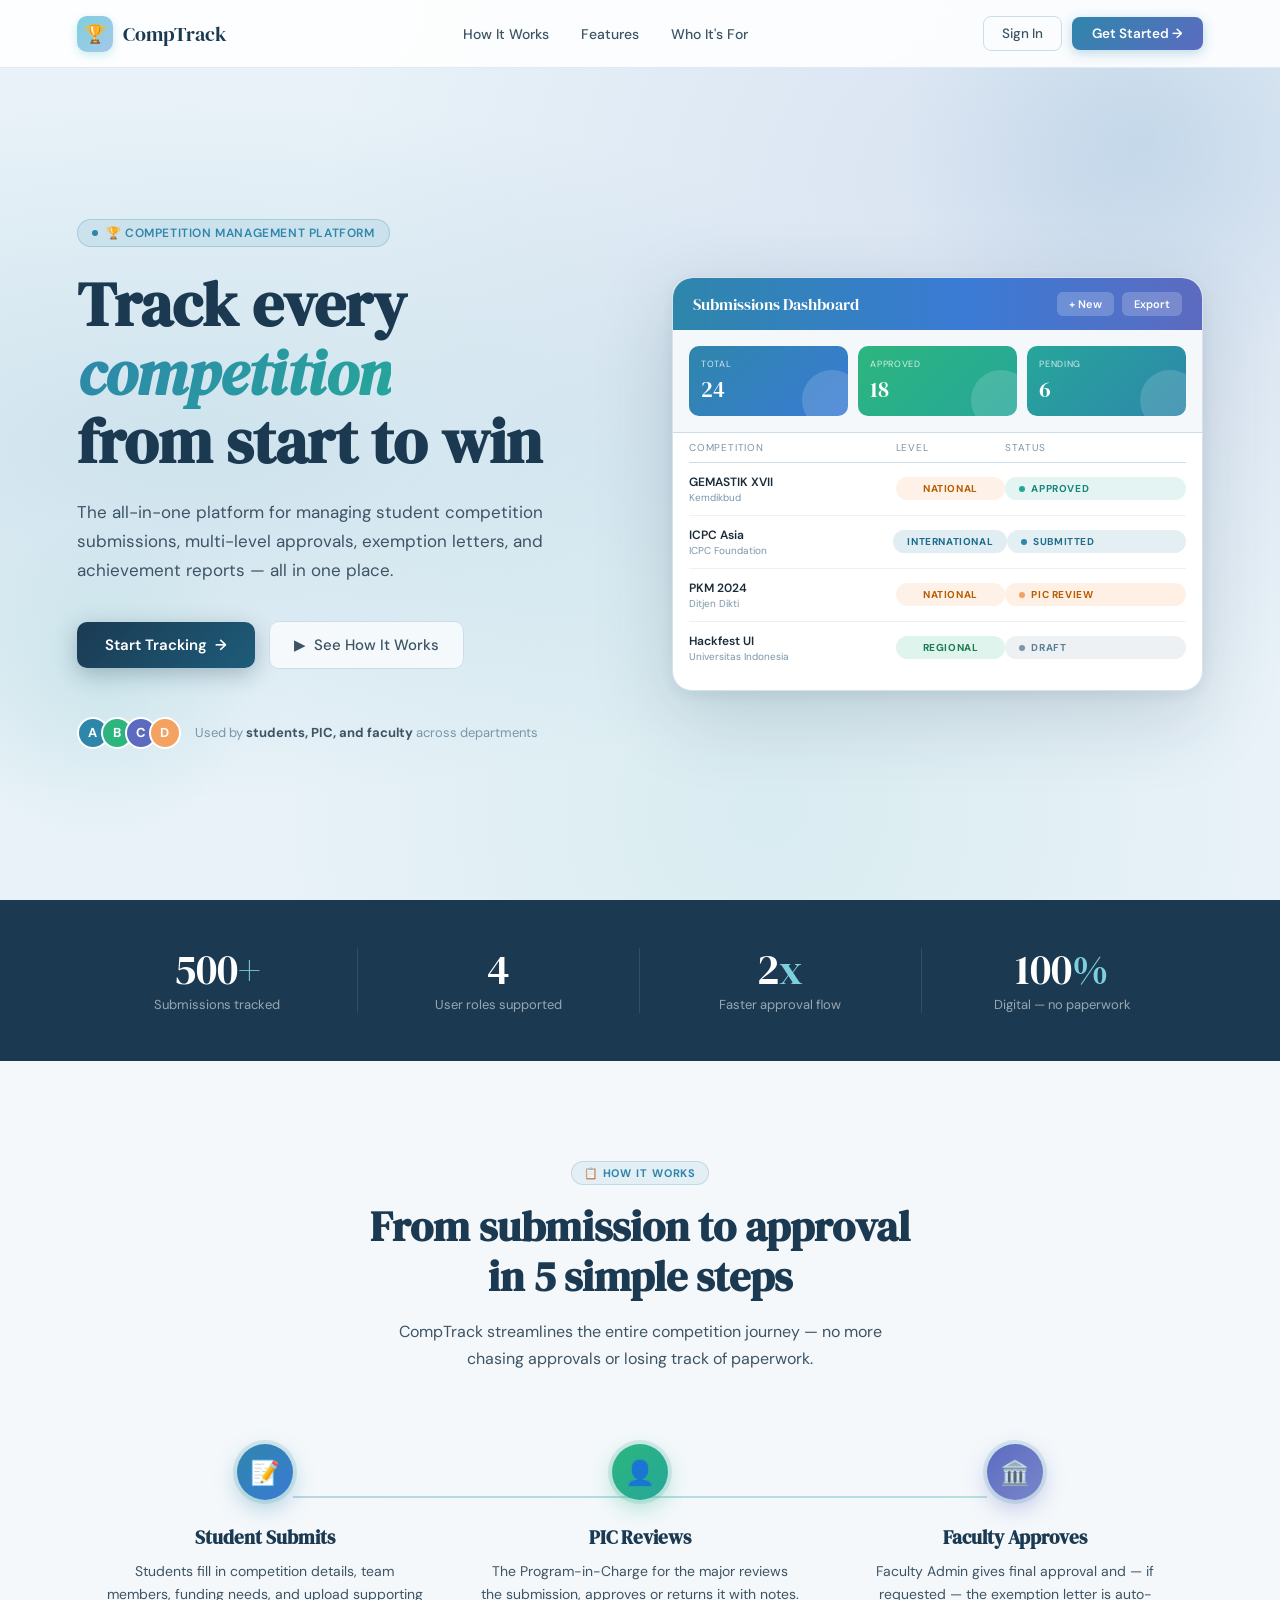
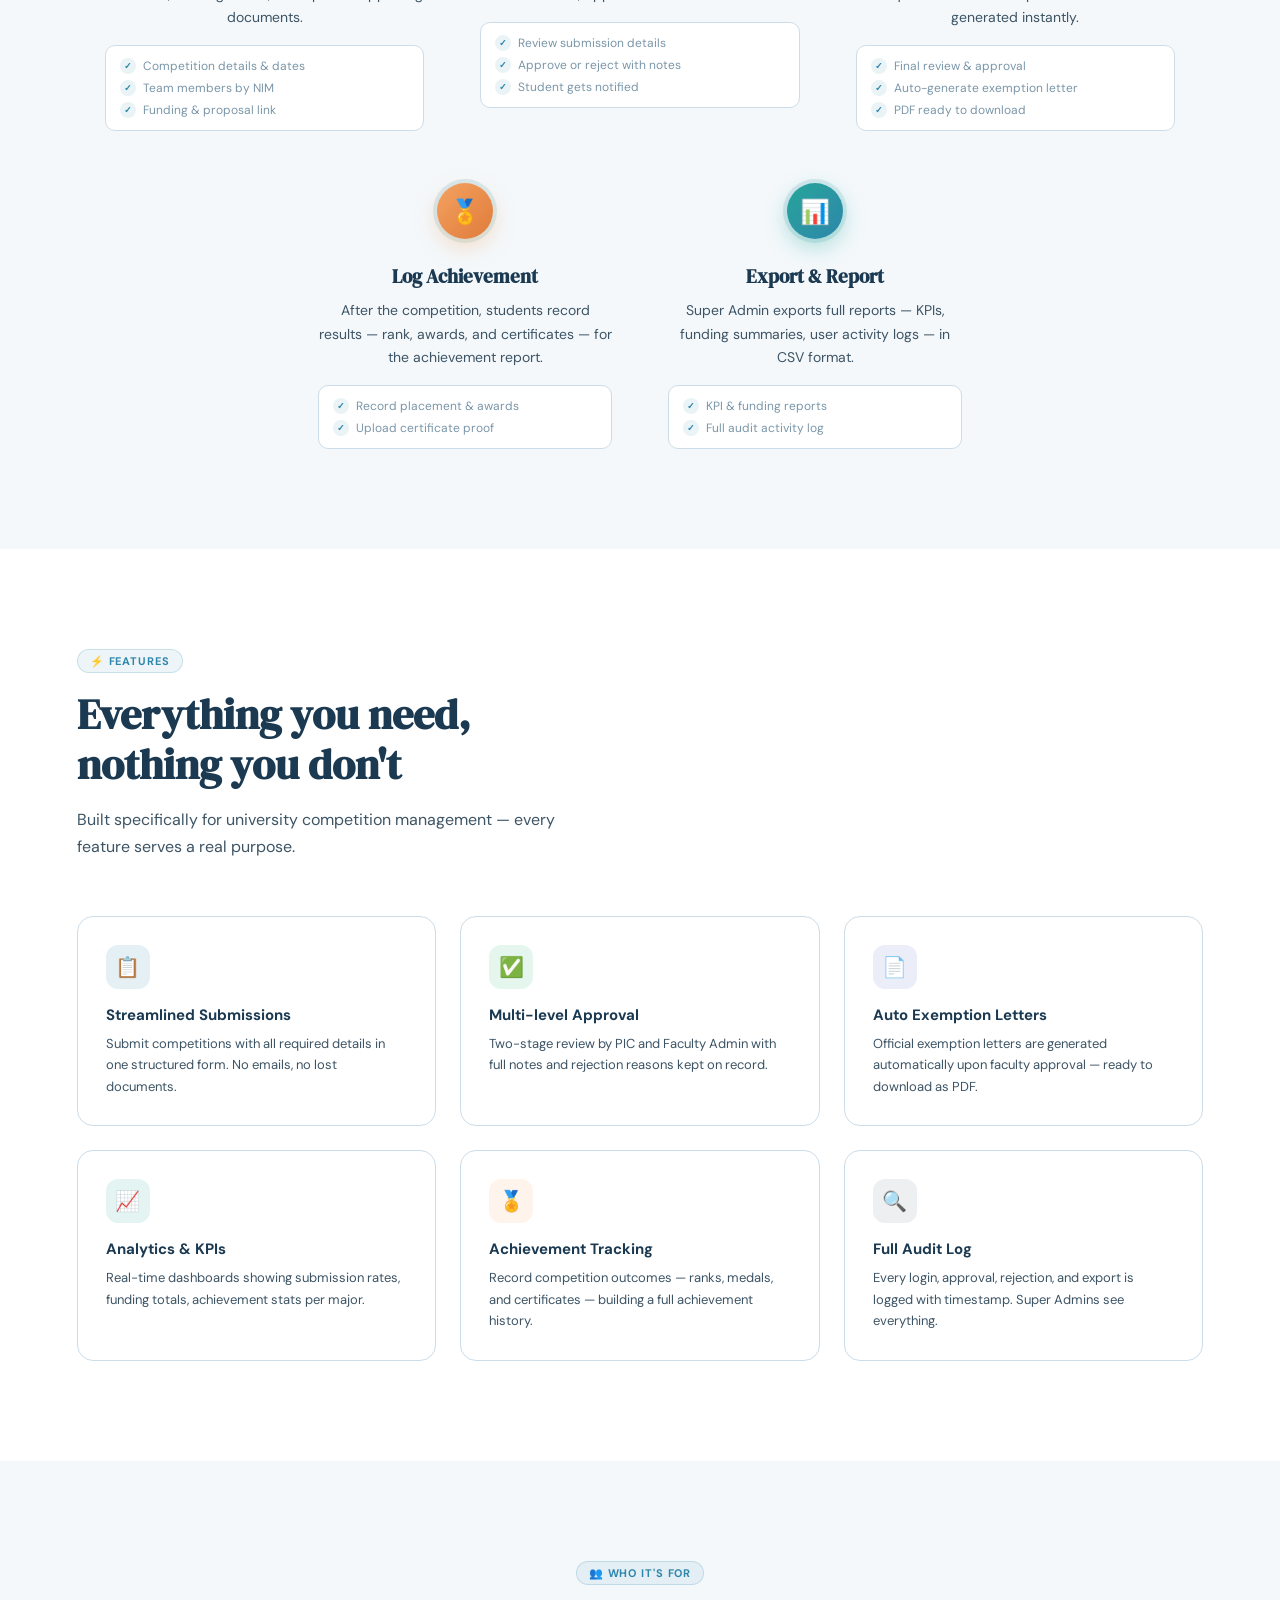
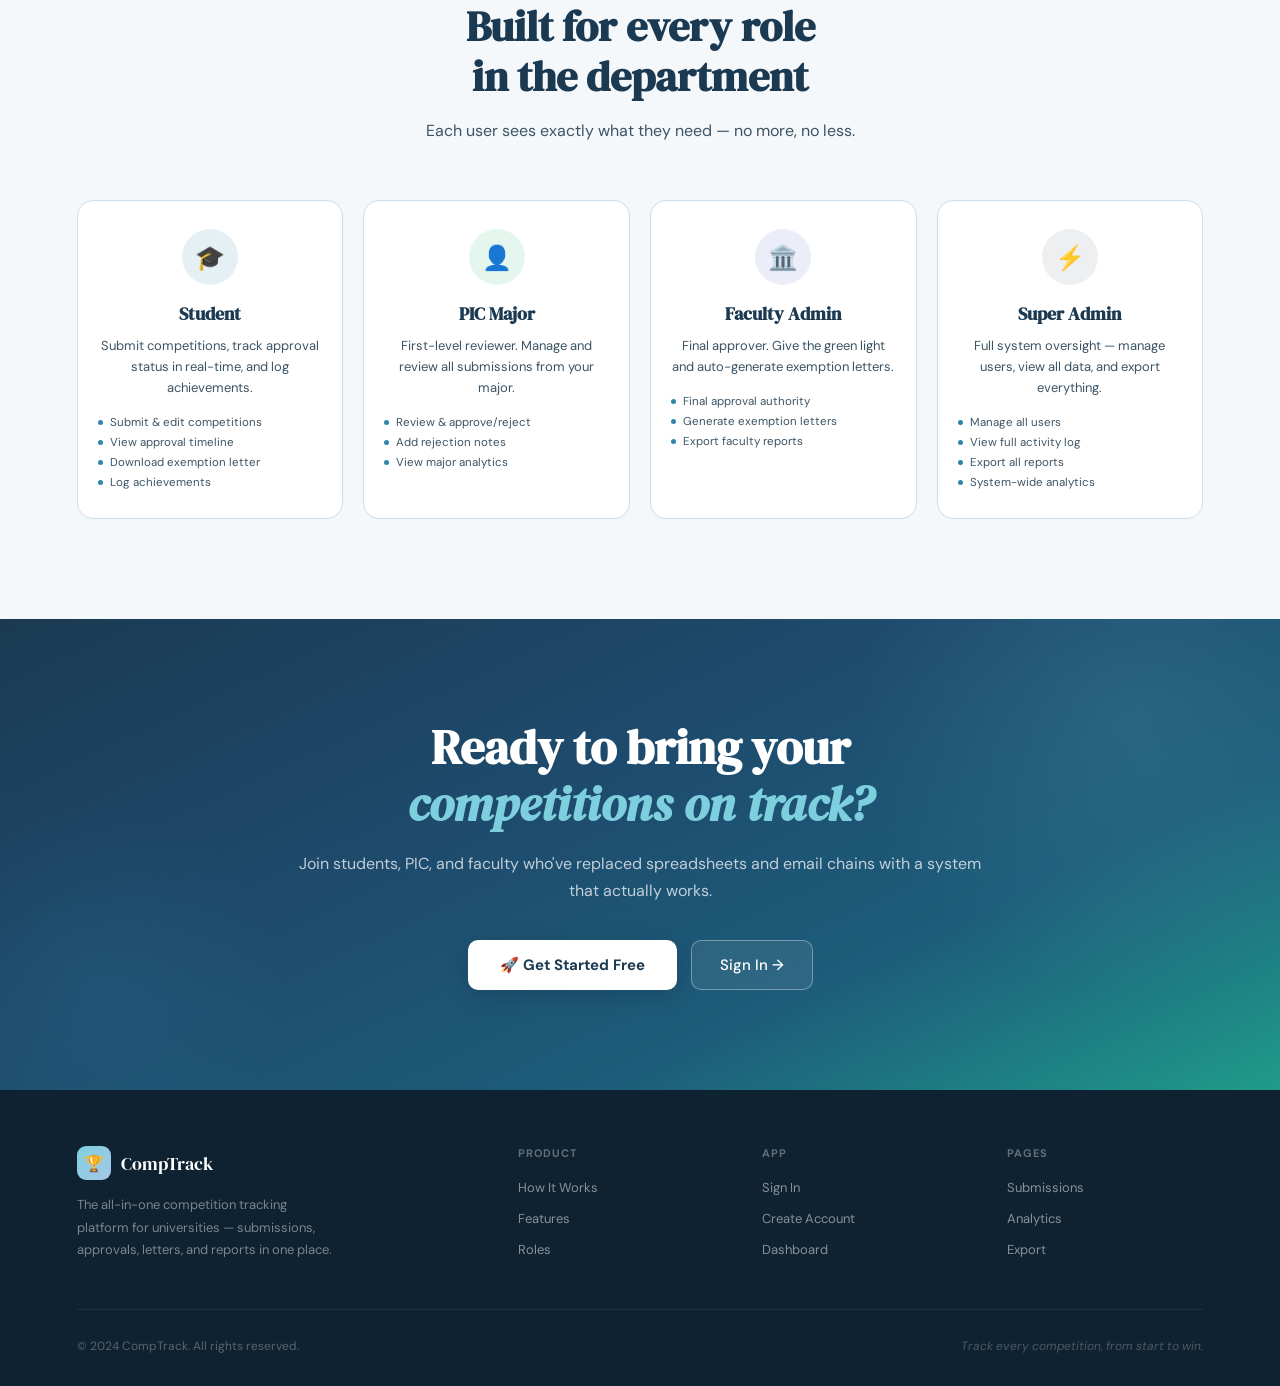
<file: index.html>
<!DOCTYPE html>
<html lang="en">
<head>
<meta charset="UTF-8">
<meta name="viewport" content="width=device-width, initial-scale=1.0">
<title>CompTrack — Track Every Competition, From Start to Win</title>
<link rel="preconnect" href="https://fonts.googleapis.com">
<link rel="preconnect" href="https://fonts.gstatic.com" crossorigin>
<link href="https://fonts.googleapis.com/css2?family=DM+Serif+Display:ital@0;1&family=DM+Sans:ital,opsz,wght@0,9..40,300;0,9..40,400;0,9..40,500;0,9..40,600;0,9..40,700;1,9..40,300&display=swap" rel="stylesheet">
<style>
/* ── RESET & BASE ── */
*, *::before, *::after { box-sizing: border-box; margin: 0; padding: 0; }

:root {
  --navy:    #1b3a52;
  --ocean:   #2e86ab;
  --teal:    #26a69a;
  --indigo:  #5c6bc0;
  --slate:   #3d5465;
  --muted:   #7a96a8;
  --border:  #ccdde9;
  --bg:      #e8f2f8;
  --surface: #ffffff;
  --text:    #1a2b38;
  --serif:   'DM Serif Display', serif;
  --sans:    'DM Sans', sans-serif;
}

html { scroll-behavior: smooth; }

body {
  font-family: var(--sans);
  color: var(--text);
  background: var(--surface);
  overflow-x: hidden;
}

/* ── NAV ── */
nav {
  position: fixed; top: 0; left: 0; right: 0; z-index: 100;
  padding: 0 6vw;
  height: 68px;
  display: flex; align-items: center; justify-content: space-between;
  background: rgba(255,255,255,0.88);
  backdrop-filter: blur(16px);
  border-bottom: 1px solid rgba(204,221,233,0.6);
  animation: navSlide 0.5s ease both;
}
@keyframes navSlide {
  from { opacity: 0; transform: translateY(-16px); }
  to   { opacity: 1; transform: translateY(0); }
}

.nav-logo {
  display: flex; align-items: center; gap: 10px;
  text-decoration: none;
}
.nav-logo-icon {
  width: 36px; height: 36px; border-radius: 10px;
  background: linear-gradient(135deg, #7ecfde, #a5c8e8);
  display: flex; align-items: center; justify-content: center;
  font-size: 18px;
  box-shadow: 0 3px 10px rgba(126,207,222,0.4);
}
.nav-logo-name {
  font-family: var(--serif);
  font-size: 20px; color: var(--navy);
}

.nav-links {
  display: flex; gap: 32px; list-style: none;
}
.nav-links a {
  text-decoration: none; font-size: 14px; font-weight: 500;
  color: var(--slate); transition: color 0.2s;
}
.nav-links a:hover { color: var(--ocean); }

.nav-cta {
  display: flex; gap: 10px; align-items: center;
}
.btn-nav-ghost {
  padding: 8px 18px; border-radius: 8px;
  border: 1.5px solid var(--border);
  background: transparent; color: var(--slate);
  font-family: var(--sans); font-size: 13.5px; font-weight: 500;
  cursor: pointer; text-decoration: none; transition: all 0.2s;
}
.btn-nav-ghost:hover { border-color: var(--ocean); color: var(--ocean); }

.btn-nav-primary {
  padding: 8px 20px; border-radius: 8px;
  border: none;
  background: linear-gradient(135deg, var(--ocean), var(--indigo));
  color: #fff;
  font-family: var(--sans); font-size: 13.5px; font-weight: 600;
  cursor: pointer; text-decoration: none; transition: all 0.2s;
  box-shadow: 0 3px 12px rgba(46,134,171,0.3);
}
.btn-nav-primary:hover { opacity: 0.9; transform: translateY(-1px); box-shadow: 0 5px 16px rgba(46,134,171,0.4); }

/* ── HERO ── */
.hero {
  min-height: 100vh;
  padding: 0 6vw;
  display: flex; align-items: center;
  position: relative; overflow: hidden;
  background: #e8f2f8;
  background-image:
    radial-gradient(ellipse at 15% 50%, rgba(46,134,171,0.14) 0%, transparent 55%),
    radial-gradient(ellipse at 85% 20%, rgba(92,107,192,0.12) 0%, transparent 50%),
    radial-gradient(ellipse at 60% 90%, rgba(38,166,154,0.08) 0%, transparent 45%);
}

/* Floating orbs */
.hero-orb {
  position: absolute; border-radius: 50%; pointer-events: none;
  animation: orbFloat 8s ease-in-out infinite;
}
.orb-1 {
  width: 480px; height: 480px;
  background: radial-gradient(circle, rgba(46,134,171,0.12) 0%, transparent 70%);
  top: -100px; right: -100px;
  animation-delay: 0s;
}
.orb-2 {
  width: 320px; height: 320px;
  background: radial-gradient(circle, rgba(38,166,154,0.1) 0%, transparent 70%);
  bottom: 60px; left: -60px;
  animation-delay: -3s;
}
.orb-3 {
  width: 200px; height: 200px;
  background: radial-gradient(circle, rgba(92,107,192,0.1) 0%, transparent 70%);
  top: 40%; right: 25%;
  animation-delay: -5s;
}
@keyframes orbFloat {
  0%, 100% { transform: translateY(0) scale(1); }
  50% { transform: translateY(-28px) scale(1.04); }
}

.hero-inner {
  display: grid; grid-template-columns: 1fr 1fr;
  gap: 64px; align-items: center;
  max-width: 1200px; margin: 0 auto;
  width: 100%; padding-top: 68px;
}

.hero-left { position: relative; z-index: 1; }

.hero-badge {
  display: inline-flex; align-items: center; gap: 8px;
  background: rgba(46,134,171,0.1);
  border: 1px solid rgba(46,134,171,0.25);
  border-radius: 20px; padding: 5px 14px;
  font-size: 12px; font-weight: 600; color: var(--ocean);
  letter-spacing: 0.05em; text-transform: uppercase;
  margin-bottom: 24px;
  animation: fadeUp 0.6s ease 0.1s both;
}
.hero-badge::before {
  content: ''; width: 6px; height: 6px; border-radius: 50%;
  background: var(--ocean);
  animation: dotPulse 2s ease-in-out infinite;
}
@keyframes dotPulse {
  0%, 100% { opacity: 1; transform: scale(1); }
  50% { opacity: 0.4; transform: scale(1.4); }
}

.hero-title {
  font-family: var(--serif);
  font-size: clamp(38px, 5vw, 62px);
  line-height: 1.1;
  color: var(--navy);
  margin-bottom: 22px;
  animation: fadeUp 0.6s ease 0.2s both;
}
.hero-title em {
  font-style: italic;
  background: linear-gradient(135deg, var(--ocean), var(--teal));
  -webkit-background-clip: text; -webkit-text-fill-color: transparent;
  background-clip: text;
}

.hero-sub {
  font-size: 17px; line-height: 1.7;
  color: var(--slate); max-width: 480px;
  margin-bottom: 36px;
  animation: fadeUp 0.6s ease 0.3s both;
}

.hero-actions {
  display: flex; gap: 14px; align-items: center;
  margin-bottom: 48px;
  animation: fadeUp 0.6s ease 0.4s both;
}

.btn-hero-primary {
  padding: 13px 28px; border-radius: 10px;
  background: linear-gradient(135deg, var(--navy) 0%, #1d5c7a 100%);
  color: #fff; font-family: var(--sans);
  font-size: 15px; font-weight: 600;
  border: none; cursor: pointer; text-decoration: none;
  transition: all 0.22s; display: inline-flex; align-items: center; gap: 8px;
  box-shadow: 0 6px 22px rgba(27,58,82,0.3);
}
.btn-hero-primary:hover { transform: translateY(-2px); box-shadow: 0 10px 28px rgba(27,58,82,0.38); }
.btn-hero-primary:active { transform: translateY(0); }

.btn-hero-ghost {
  padding: 13px 24px; border-radius: 10px;
  border: 1.5px solid var(--border);
  background: rgba(255,255,255,0.7);
  color: var(--slate); font-family: var(--sans);
  font-size: 15px; font-weight: 500;
  cursor: pointer; text-decoration: none;
  transition: all 0.2s; display: inline-flex; align-items: center; gap: 8px;
  backdrop-filter: blur(4px);
}
.btn-hero-ghost:hover { border-color: var(--ocean); color: var(--ocean); background: rgba(255,255,255,0.9); }

.hero-trust {
  display: flex; align-items: center; gap: 14px;
  animation: fadeUp 0.6s ease 0.5s both;
}
.trust-avatars {
  display: flex;
}
.trust-avatar {
  width: 32px; height: 32px; border-radius: 50%;
  border: 2px solid white;
  display: flex; align-items: center; justify-content: center;
  font-size: 13px; font-weight: 700; color: white;
  margin-left: -8px;
}
.trust-avatar:first-child { margin-left: 0; }
.trust-text { font-size: 13px; color: var(--muted); }
.trust-text strong { color: var(--slate); }

/* Hero right — app preview card */
.hero-right {
  position: relative; z-index: 1;
  animation: fadeUp 0.7s ease 0.35s both;
}

.preview-wrapper {
  display: flex;
  flex-direction: column;
}
.preview-wrapper::after {
  content: '';
  display: table;
  clear: both;
}

.app-preview {
  background: white;
  border-radius: 20px;
  box-shadow: 0 24px 80px rgba(27,58,82,0.18), 0 4px 16px rgba(27,58,82,0.08);
  border: 1px solid rgba(204,221,233,0.8);
}

.preview-topbar {
  background: linear-gradient(90deg, #2e86ab 0%, #3a7bd5 55%, #5c6bc0 100%);
  padding: 14px 20px;
  display: flex; align-items: center; justify-content: space-between;
  border-radius: 20px 20px 0 0;
}
.preview-table { padding: 0 16px 16px; border-radius: 0 0 20px 20px; overflow: hidden; }
.preview-title { font-family: var(--serif); font-size: 16px; color: white; }
.preview-actions { display: flex; gap: 8px; }
.preview-btn {
  padding: 5px 12px; border-radius: 6px;
  background: rgba(255,255,255,0.2);
  color: white; font-size: 11px; font-weight: 600; border: none;
  cursor: default;
}

.preview-stats {
  display: grid; grid-template-columns: repeat(3, 1fr);
  gap: 10px; padding: 16px;
  background: #f4f8fb;
  border-bottom: 1px solid var(--border);
}
.preview-stat {
  border-radius: 10px; padding: 12px;
  color: white; position: relative; overflow: hidden;
}
.preview-stat::after {
  content: ''; position: absolute;
  width: 60px; height: 60px; border-radius: 50%;
  background: rgba(255,255,255,0.15);
  right: -14px; bottom: -14px;
}
.ps-blue  { background: linear-gradient(135deg, #2e86ab, #3a7bd5); }
.ps-green { background: linear-gradient(135deg, #2cb67d, #26a69a); }
.ps-teal  { background: linear-gradient(135deg, #26a69a, #2e86ab); }
.preview-stat-label { font-size: 9px; text-transform: uppercase; letter-spacing: 0.08em; opacity: 0.8; margin-bottom: 4px; }
.preview-stat-val   { font-family: var(--serif); font-size: 22px; }

.preview-table-head {
  display: grid; grid-template-columns: 1.6fr 0.85fr 1.4fr;
  padding: 8px 0; border-bottom: 1px solid var(--border);
  font-size: 10px; text-transform: uppercase; letter-spacing: 0.08em; color: var(--muted);
}
.preview-row {
  display: grid; grid-template-columns: 1.6fr 0.85fr 1.4fr;
  padding: 11px 0; border-bottom: 1px solid rgba(204,221,233,0.4);
  font-size: 12px; align-items: center;
  animation: rowSlide 0.4s ease both;
}
.preview-row:nth-child(2) { animation-delay: 0.8s; }
.preview-row:nth-child(3) { animation-delay: 1.0s; }
.preview-row:nth-child(4) { animation-delay: 1.2s; }
.preview-row:nth-child(5) { animation-delay: 1.4s; }
@keyframes rowSlide {
  from { opacity: 0; transform: translateX(8px); }
  to   { opacity: 1; transform: translateX(0); }
}
.preview-row:last-child { border-bottom: none; }
.preview-comp-name { font-weight: 600; color: var(--text); font-size: 12px; }
.preview-comp-org  { font-size: 10px; color: var(--muted); margin-top: 1px; }

/* Preview status badges — match dashboard .status style */
.preview-badge {
  display: inline-flex; align-items: center; gap: 6px;
  padding: 5px 14px; border-radius: 20px; width: 100%;
  font-size: 10px; font-weight: 700; text-transform: uppercase; letter-spacing: 0.06em;
  white-space: nowrap; box-sizing: border-box;
}
.preview-badge::before {
  content: ''; width: 6px; height: 6px; border-radius: 50%; flex-shrink: 0;
}
.pb-green  { background: rgba(38,166,154,0.13); color: #17867c; }
.pb-green::before  { background: #26a69a; }
.pb-blue   { background: rgba(46,134,171,0.13); color: #1f6e8c; }
.pb-blue::before   { background: #2e86ab; }
.pb-orange { background: rgba(244,162,97,0.16); color: #b85c00; }
.pb-orange::before { background: #f4a261; }
.pb-slate  { background: rgba(122,150,168,0.13); color: #5a7e93; }
.pb-slate::before  { background: #7a96a8; }

/* Preview level badges — compact, auto width */
.preview-level {
  display: inline-flex; align-items: center; justify-content: center;
  padding: 5px 14px; border-radius: 20px;
  font-size: 10px; font-weight: 700; text-transform: uppercase; letter-spacing: 0.06em;
  white-space: nowrap;
}
.pl-national      { background: rgba(244,162,97,0.15); color: #b85c00; }
.pl-intl          { background: rgba(46,134,171,0.15); color: #1c6b8a; }
.pl-regional      { background: rgba(44,182,125,0.15); color: #1a7a52; }

/* Floating notification */
.preview-notif {
  display: inline-flex; align-items: center; gap: 10px;
  background: white;
  border-radius: 12px; padding: 10px 14px;
  box-shadow: 0 8px 28px rgba(27,58,82,0.14);
  border: 1px solid var(--border);
  font-size: 12px;
  margin-top: 12px;
  margin-left: 0;
  animation: notifPop 0.5s cubic-bezier(0.34,1.3,0.64,1) 1.6s both;
  white-space: nowrap;
}
@keyframes notifPop {
  from { opacity: 0; transform: scale(0.85) translateY(10px); }
  to   { opacity: 1; transform: scale(1) translateY(0); }
}
.notif-icon-wrap {
  width: 32px; height: 32px; border-radius: 8px;
  background: linear-gradient(135deg, #2cb67d, #26a69a);
  display: flex; align-items: center; justify-content: center;
  font-size: 15px; flex-shrink: 0;
}
.notif-label { font-weight: 600; color: var(--text); font-size: 12px; }
.notif-sub   { font-size: 10px; color: var(--muted); }

/* Floating stat chip */
.preview-chip {
  display: inline-block;
  background: linear-gradient(135deg, var(--navy), #1d5c7a);
  border-radius: 14px; padding: 14px 18px;
  box-shadow: 0 8px 28px rgba(27,58,82,0.28);
  color: white;
  margin-bottom: 10px;
  float: right;
  animation: chipPop 0.5s cubic-bezier(0.34,1.3,0.64,1) 1.2s both;
}
@keyframes chipPop {
  from { opacity: 0; transform: scale(0.85) translateX(10px); }
  to   { opacity: 1; transform: scale(1) translateX(0); }
}
.chip-val   { font-family: var(--serif); font-size: 22px; }
.chip-label { font-size: 10px; opacity: 0.7; text-transform: uppercase; letter-spacing: 0.07em; }

@keyframes fadeUp {
  from { opacity: 0; transform: translateY(20px); }
  to   { opacity: 1; transform: translateY(0); }
}

/* ── STATS STRIP ── */
.stats-strip {
  background: var(--navy);
  padding: 48px 6vw;
}
.stats-inner {
  max-width: 1200px; margin: 0 auto;
  display: grid; grid-template-columns: repeat(4, 1fr);
  gap: 0; text-align: center;
}
.stat-item {
  padding: 0 24px;
  border-right: 1px solid rgba(255,255,255,0.1);
}
.stat-item:last-child { border-right: none; }
.stat-num {
  font-family: var(--serif); font-size: 42px; color: white;
  line-height: 1; margin-bottom: 6px;
}
.stat-num span { color: #7ecfde; }
.stat-desc { font-size: 13px; color: rgba(255,255,255,0.55); }

/* ── SECTION BASE ── */
section {
  padding: 100px 6vw;
}
.section-inner {
  max-width: 1200px; margin: 0 auto;
}
.section-badge {
  display: inline-flex; align-items: center; gap: 6px;
  background: rgba(46,134,171,0.08);
  border: 1px solid rgba(46,134,171,0.2);
  border-radius: 20px; padding: 4px 12px;
  font-size: 11px; font-weight: 700; color: var(--ocean);
  text-transform: uppercase; letter-spacing: 0.08em;
  margin-bottom: 16px;
}
.section-title {
  font-family: var(--serif); font-size: clamp(28px, 3.5vw, 42px);
  color: var(--navy); line-height: 1.2; margin-bottom: 16px;
}
.section-sub {
  font-size: 16px; color: var(--slate); line-height: 1.7;
  max-width: 520px;
}

/* ── HOW IT WORKS ── */
.how-section {
  background: #f4f8fb;
}

.how-header { text-align: center; margin-bottom: 72px; }
.how-header .section-sub { margin: 0 auto; }

.steps-grid {
  display: grid; grid-template-columns: repeat(3, 1fr);
  gap: 0; position: relative;
}

/* Connecting line between steps */
.steps-grid::before {
  content: '';
  position: absolute;
  top: 52px; left: calc(16.67% + 28px); right: calc(16.67% + 28px);
  height: 2px;
  background: linear-gradient(90deg, var(--ocean), var(--teal));
  opacity: 0.3;
  z-index: 0;
}

.step-card {
  padding: 0 28px; text-align: center; position: relative; z-index: 1;
}

.step-num-wrap {
  width: 56px; height: 56px; border-radius: 50%;
  margin: 0 auto 24px;
  display: flex; align-items: center; justify-content: center;
  font-family: var(--serif); font-size: 22px; font-weight: 700;
  color: white; position: relative;
  transition: transform 0.3s ease;
}
.step-num-wrap::before {
  content: '';
  position: absolute; inset: -4px;
  border-radius: 50%;
  background: linear-gradient(135deg, var(--ocean), var(--teal));
  opacity: 0.15;
  z-index: -1;
}
.step-card:hover .step-num-wrap { transform: scale(1.1); }

.sn-1 { background: linear-gradient(135deg, #2e86ab, #3a7bd5); box-shadow: 0 8px 22px rgba(46,134,171,0.35); }
.sn-2 { background: linear-gradient(135deg, #2cb67d, #26a69a); box-shadow: 0 8px 22px rgba(44,182,125,0.35); }
.sn-3 { background: linear-gradient(135deg, #5c6bc0, #7986cb); box-shadow: 0 8px 22px rgba(92,107,192,0.35); }
.sn-4 { background: linear-gradient(135deg, #f4a261, #e07b3a); box-shadow: 0 8px 22px rgba(244,162,97,0.35); }
.sn-5 { background: linear-gradient(135deg, #26a69a, #2e86ab); box-shadow: 0 8px 22px rgba(38,166,154,0.35); }

.step-icon { font-size: 24px; }
.step-title {
  font-family: var(--serif); font-size: 19px; color: var(--navy);
  margin-bottom: 10px;
}
.step-desc { font-size: 14px; color: var(--slate); line-height: 1.65; }

.step-detail {
  margin-top: 16px; padding: 12px 14px;
  background: white; border-radius: 10px;
  border: 1px solid var(--border);
  font-size: 12px; color: var(--muted);
  display: flex; flex-direction: column; gap: 6px;
}
.step-detail-item {
  display: flex; align-items: center; gap: 7px;
}
.step-detail-item::before {
  content: '✓'; width: 16px; height: 16px; border-radius: 50%;
  background: rgba(46,134,171,0.1); color: var(--ocean);
  font-size: 9px; display: flex; align-items: center; justify-content: center;
  flex-shrink: 0; font-weight: 700;
}

/* Second row of steps */
.steps-row2 {
  display: grid; grid-template-columns: repeat(2, 1fr);
  gap: 0; margin-top: 52px;
  max-width: 700px; margin-left: auto; margin-right: auto;
}

/* ── FEATURES ── */
.features-section { background: white; }

.features-grid {
  display: grid; grid-template-columns: repeat(3, 1fr);
  gap: 24px; margin-top: 56px;
}

.feature-card {
  padding: 28px; border-radius: 16px;
  border: 1.5px solid var(--border);
  background: white;
  transition: all 0.25s ease;
  position: relative; overflow: hidden;
}
.feature-card::before {
  content: '';
  position: absolute; top: 0; left: 0; right: 0; height: 3px;
  opacity: 0; transition: opacity 0.25s;
}
.fc-blue::before   { background: linear-gradient(90deg, #2e86ab, #3a7bd5); }
.fc-green::before  { background: linear-gradient(90deg, #2cb67d, #26a69a); }
.fc-indigo::before { background: linear-gradient(90deg, #5c6bc0, #7986cb); }
.fc-teal::before   { background: linear-gradient(90deg, #26a69a, #2e86ab); }
.fc-orange::before { background: linear-gradient(90deg, #f4a261, #e07b3a); }
.fc-navy::before   { background: linear-gradient(90deg, #1b3a52, #2e86ab); }

.feature-card:hover {
  border-color: transparent;
  box-shadow: 0 12px 36px rgba(46,134,171,0.14);
  transform: translateY(-4px);
}
.feature-card:hover::before { opacity: 1; }

.fc-icon {
  width: 44px; height: 44px; border-radius: 12px;
  display: flex; align-items: center; justify-content: center;
  font-size: 20px; margin-bottom: 16px;
}
.fc-icon-blue   { background: rgba(46,134,171,0.12); }
.fc-icon-green  { background: rgba(44,182,125,0.12); }
.fc-icon-indigo { background: rgba(92,107,192,0.12); }
.fc-icon-teal   { background: rgba(38,166,154,0.12); }
.fc-icon-orange { background: rgba(244,162,97,0.12); }
.fc-icon-navy   { background: rgba(27,58,82,0.08); }

.fc-title { font-size: 15px; font-weight: 700; color: var(--navy); margin-bottom: 8px; }
.fc-desc  { font-size: 13px; color: var(--slate); line-height: 1.65; }

/* ── ROLES ── */
.roles-section { background: #f4f8fb; }

.roles-grid {
  display: grid; grid-template-columns: repeat(4, 1fr);
  gap: 20px; margin-top: 56px;
}
.role-card {
  background: white; border-radius: 16px;
  border: 1.5px solid var(--border);
  padding: 28px 20px; text-align: center;
  transition: all 0.25s;
}
.role-card:hover { border-color: var(--ocean); transform: translateY(-4px); box-shadow: 0 12px 36px rgba(46,134,171,0.12); }
.role-icon-wrap {
  width: 56px; height: 56px; border-radius: 50%;
  margin: 0 auto 16px;
  display: flex; align-items: center; justify-content: center;
  font-size: 24px;
}
.ri-blue   { background: rgba(46,134,171,0.12); }
.ri-green  { background: rgba(44,182,125,0.12); }
.ri-indigo { background: rgba(92,107,192,0.12); }
.ri-navy   { background: rgba(27,58,82,0.08); }

.role-title { font-family: var(--serif); font-size: 18px; color: var(--navy); margin-bottom: 10px; }
.role-desc  { font-size: 13px; color: var(--slate); line-height: 1.6; }
.role-perms {
  margin-top: 16px; display: flex; flex-direction: column; gap: 5px;
  text-align: left;
}
.role-perm {
  display: flex; align-items: center; gap: 7px;
  font-size: 11.5px; color: var(--slate);
}
.role-perm::before {
  content: ''; width: 5px; height: 5px; border-radius: 50%;
  background: var(--ocean); flex-shrink: 0;
}

/* ── CTA SECTION ── */
.cta-section {
  background: linear-gradient(155deg, var(--navy) 0%, #1e4b6d 40%, #1d5c7a 70%, #1f9b8a 100%);
  position: relative; overflow: hidden;
}
.cta-section::before {
  content: '';
  position: absolute; width: 600px; height: 600px; border-radius: 50%;
  background: radial-gradient(circle, rgba(126,207,222,0.12) 0%, transparent 65%);
  top: -200px; right: -150px; pointer-events: none;
}
.cta-section::after {
  content: '';
  position: absolute; width: 400px; height: 400px; border-radius: 50%;
  background: radial-gradient(circle, rgba(46,134,171,0.15) 0%, transparent 65%);
  bottom: -100px; left: -100px; pointer-events: none;
}
.cta-inner {
  max-width: 700px; margin: 0 auto; text-align: center;
  position: relative; z-index: 1;
}
.cta-title {
  font-family: var(--serif); font-size: clamp(30px, 4vw, 48px);
  color: white; line-height: 1.2; margin-bottom: 16px;
}
.cta-title em { font-style: italic; color: #7ecfde; }
.cta-sub {
  font-size: 16px; color: rgba(255,255,255,0.72);
  line-height: 1.7; margin-bottom: 36px;
}
.cta-actions { display: flex; gap: 14px; justify-content: center; flex-wrap: wrap; }
.btn-cta-primary {
  padding: 14px 32px; border-radius: 10px;
  background: white; color: var(--navy);
  font-family: var(--sans); font-size: 15px; font-weight: 700;
  border: none; cursor: pointer; text-decoration: none;
  transition: all 0.22s; display: inline-flex; align-items: center; gap: 8px;
  box-shadow: 0 6px 22px rgba(0,0,0,0.15);
}
.btn-cta-primary:hover { transform: translateY(-2px); box-shadow: 0 10px 32px rgba(0,0,0,0.22); }
.btn-cta-ghost {
  padding: 14px 28px; border-radius: 10px;
  border: 1.5px solid rgba(255,255,255,0.35);
  background: rgba(255,255,255,0.08);
  color: white; font-family: var(--sans);
  font-size: 15px; font-weight: 500;
  cursor: pointer; text-decoration: none;
  transition: all 0.2s; display: inline-flex; align-items: center; gap: 8px;
  backdrop-filter: blur(8px);
}
.btn-cta-ghost:hover { border-color: rgba(255,255,255,0.6); background: rgba(255,255,255,0.14); }

/* ── FOOTER ── */
footer {
  background: #0f2231;
  padding: 56px 6vw 32px;
}
.footer-inner {
  max-width: 1200px; margin: 0 auto;
}
.footer-top {
  display: grid; grid-template-columns: 2fr 1fr 1fr 1fr;
  gap: 48px; margin-bottom: 48px;
}
.footer-brand {}
.footer-logo {
  display: flex; align-items: center; gap: 10px;
  text-decoration: none; margin-bottom: 14px;
}
.footer-logo-icon {
  width: 34px; height: 34px; border-radius: 9px;
  background: linear-gradient(135deg, #7ecfde, #a5c8e8);
  display: flex; align-items: center; justify-content: center;
  font-size: 16px;
}
.footer-logo-name {
  font-family: var(--serif); font-size: 18px; color: white;
}
.footer-brand-desc {
  font-size: 13px; color: rgba(255,255,255,0.45);
  line-height: 1.7; max-width: 260px;
}
.footer-col-title {
  font-size: 11px; font-weight: 700; color: rgba(255,255,255,0.35);
  text-transform: uppercase; letter-spacing: 0.1em; margin-bottom: 16px;
}
.footer-links { list-style: none; display: flex; flex-direction: column; gap: 10px; }
.footer-links a {
  text-decoration: none; font-size: 13px;
  color: rgba(255,255,255,0.5); transition: color 0.2s;
}
.footer-links a:hover { color: #7ecfde; }

.footer-bottom {
  padding-top: 28px; border-top: 1px solid rgba(255,255,255,0.07);
  display: flex; justify-content: space-between; align-items: center;
}
.footer-copy { font-size: 12px; color: rgba(255,255,255,0.3); }
.footer-tagline { font-size: 12px; color: rgba(255,255,255,0.25); font-style: italic; }

/* ── SCROLL REVEAL ── */
.reveal {
  opacity: 0; transform: translateY(28px);
  transition: opacity 0.6s ease, transform 0.6s ease;
}
.reveal.visible {
  opacity: 1; transform: translateY(0);
}
.reveal-delay-1 { transition-delay: 0.1s; }
.reveal-delay-2 { transition-delay: 0.2s; }
.reveal-delay-3 { transition-delay: 0.3s; }
.reveal-delay-4 { transition-delay: 0.4s; }

/* ── RESPONSIVE ── */
@media (max-width: 1024px) {
  .hero-inner { grid-template-columns: 1fr; gap: 48px; }
  .hero-right { max-width: 540px; }
  .steps-grid { grid-template-columns: 1fr; }
  .steps-grid::before { display: none; }
  .steps-row2 { grid-template-columns: 1fr; max-width: 400px; }
  .features-grid { grid-template-columns: 1fr 1fr; }
  .roles-grid { grid-template-columns: 1fr 1fr; }
  .footer-top { grid-template-columns: 1fr 1fr; gap: 32px; }
  .stats-inner { grid-template-columns: 1fr 1fr; gap: 32px; }
  .stat-item { border-right: none; border-bottom: 1px solid rgba(255,255,255,0.1); padding-bottom: 24px; }
}

@media (max-width: 640px) {
  nav { padding: 0 4vw; }
  .nav-links { display: none; }
  section { padding: 64px 4vw; }
  .hero { padding: 0 4vw; }
  .features-grid { grid-template-columns: 1fr; }
  .roles-grid { grid-template-columns: 1fr; }
  .footer-top { grid-template-columns: 1fr; }
  .footer-bottom { flex-direction: column; gap: 8px; text-align: center; }
  .hero-actions { flex-direction: column; align-items: flex-start; }
}
</style>
</head>
<body>

<!-- ── NAV ── -->
<nav>
  <a href="#" class="nav-logo">
    <div class="nav-logo-icon">🏆</div>
    <span class="nav-logo-name">CompTrack</span>
  </a>
  <ul class="nav-links">
    <li><a href="#how">How It Works</a></li>
    <li><a href="#features">Features</a></li>
    <li><a href="#roles">Who It's For</a></li>
  </ul>
  <div class="nav-cta">
    <a href="auth.html" class="btn-nav-ghost">Sign In</a>
    <a href="auth.html" class="btn-nav-primary">Get Started →</a>
  </div>
</nav>

<!-- ── HERO ── -->
<section class="hero">
  <div class="hero-orb orb-1"></div>
  <div class="hero-orb orb-2"></div>
  <div class="hero-orb orb-3"></div>

  <div class="hero-inner">
    <div class="hero-left">
      <div class="hero-badge">🏆 Competition Management Platform</div>

      <h1 class="hero-title">
        Track every<br>
        <em>competition</em><br>
        from start to win
      </h1>

      <p class="hero-sub">
        The all-in-one platform for managing student competition submissions, multi-level approvals, exemption letters, and achievement reports — all in one place.
      </p>

      <div class="hero-actions">
        <a href="auth.html" class="btn-hero-primary">
          Start Tracking <span>→</span>
        </a>
        <a href="#how" class="btn-hero-ghost">
          <span>▶</span> See How It Works
        </a>
      </div>

      <div class="hero-trust">
        <div class="trust-avatars">
          <div class="trust-avatar" style="background:#2e86ab">A</div>
          <div class="trust-avatar" style="background:#2cb67d">B</div>
          <div class="trust-avatar" style="background:#5c6bc0">C</div>
          <div class="trust-avatar" style="background:#f4a261">D</div>
        </div>
        <p class="trust-text">Used by <strong>students, PIC, and faculty</strong> across departments</p>
      </div>
    </div>

    <div class="hero-right">
      <div class="preview-wrapper">
        <!-- App Preview Card -->
        <div class="app-preview">
          <div class="preview-topbar">
            <span class="preview-title">Submissions Dashboard</span>
            <div class="preview-actions">
              <span class="preview-btn">+ New</span>
              <span class="preview-btn">Export</span>
            </div>
          </div>

          <div class="preview-stats">
            <div class="preview-stat ps-blue">
              <div class="preview-stat-label">Total</div>
              <div class="preview-stat-val">24</div>
            </div>
            <div class="preview-stat ps-green">
              <div class="preview-stat-label">Approved</div>
              <div class="preview-stat-val">18</div>
            </div>
            <div class="preview-stat ps-teal">
              <div class="preview-stat-label">Pending</div>
              <div class="preview-stat-val">6</div>
            </div>
          </div>

          <div class="preview-table">
            <div class="preview-table-head">
              <span>Competition</span>
              <span>Level</span>
              <span>Status</span>
            </div>
            <div class="preview-row">
              <div>
                <div class="preview-comp-name">GEMASTIK XVII</div>
                <div class="preview-comp-org">Kemdikbud</div>
              </div>
              <span class="preview-level pl-national">National</span>
              <span class="preview-badge pb-green">Approved</span>
            </div>
            <div class="preview-row">
              <div>
                <div class="preview-comp-name">ICPC Asia</div>
                <div class="preview-comp-org">ICPC Foundation</div>
              </div>
              <span class="preview-level pl-intl">International</span>
              <span class="preview-badge pb-blue">Submitted</span>
            </div>
            <div class="preview-row">
              <div>
                <div class="preview-comp-name">PKM 2024</div>
                <div class="preview-comp-org">Ditjen Dikti</div>
              </div>
              <span class="preview-level pl-national">National</span>
              <span class="preview-badge pb-orange">PIC Review</span>
            </div>
            <div class="preview-row">
              <div>
                <div class="preview-comp-name">Hackfest UI</div>
                <div class="preview-comp-org">Universitas Indonesia</div>
              </div>
              <span class="preview-level pl-regional">Regional</span>
              <span class="preview-badge pb-slate">Draft</span>
            </div>
          </div>
        </div>

      </div>
    </div>
  </div>
</section>

<!-- ── STATS STRIP ── -->
<div class="stats-strip">
  <div class="stats-inner">
    <div class="stat-item reveal">
      <div class="stat-num">500<span>+</span></div>
      <div class="stat-desc">Submissions tracked</div>
    </div>
    <div class="stat-item reveal reveal-delay-1">
      <div class="stat-num">4</div>
      <div class="stat-desc">User roles supported</div>
    </div>
    <div class="stat-item reveal reveal-delay-2">
      <div class="stat-num">2<span>x</span></div>
      <div class="stat-desc">Faster approval flow</div>
    </div>
    <div class="stat-item reveal reveal-delay-3">
      <div class="stat-num">100<span>%</span></div>
      <div class="stat-desc">Digital — no paperwork</div>
    </div>
  </div>
</div>

<!-- ── HOW IT WORKS ── -->
<section class="how-section" id="how">
  <div class="section-inner">
    <div class="how-header reveal">
      <div class="section-badge">📋 How It Works</div>
      <h2 class="section-title">From submission to approval<br>in 5 simple steps</h2>
      <p class="section-sub">CompTrack streamlines the entire competition journey — no more chasing approvals or losing track of paperwork.</p>
    </div>

    <div class="steps-grid">
      <div class="step-card reveal">
        <div class="step-num-wrap sn-1">
          <span class="step-icon">📝</span>
        </div>
        <h3 class="step-title">Student Submits</h3>
        <p class="step-desc">Students fill in competition details, team members, funding needs, and upload supporting documents.</p>
        <div class="step-detail">
          <div class="step-detail-item">Competition details & dates</div>
          <div class="step-detail-item">Team members by NIM</div>
          <div class="step-detail-item">Funding & proposal link</div>
        </div>
      </div>

      <div class="step-card reveal reveal-delay-1">
        <div class="step-num-wrap sn-2">
          <span class="step-icon">👤</span>
        </div>
        <h3 class="step-title">PIC Reviews</h3>
        <p class="step-desc">The Program-in-Charge for the major reviews the submission, approves or returns it with notes.</p>
        <div class="step-detail">
          <div class="step-detail-item">Review submission details</div>
          <div class="step-detail-item">Approve or reject with notes</div>
          <div class="step-detail-item">Student gets notified</div>
        </div>
      </div>

      <div class="step-card reveal reveal-delay-2">
        <div class="step-num-wrap sn-3">
          <span class="step-icon">🏛️</span>
        </div>
        <h3 class="step-title">Faculty Approves</h3>
        <p class="step-desc">Faculty Admin gives final approval and — if requested — the exemption letter is auto-generated instantly.</p>
        <div class="step-detail">
          <div class="step-detail-item">Final review & approval</div>
          <div class="step-detail-item">Auto-generate exemption letter</div>
          <div class="step-detail-item">PDF ready to download</div>
        </div>
      </div>
    </div>

    <div class="steps-row2">
      <div class="step-card reveal">
        <div class="step-num-wrap sn-4">
          <span class="step-icon">🏅</span>
        </div>
        <h3 class="step-title">Log Achievement</h3>
        <p class="step-desc">After the competition, students record results — rank, awards, and certificates — for the achievement report.</p>
        <div class="step-detail">
          <div class="step-detail-item">Record placement & awards</div>
          <div class="step-detail-item">Upload certificate proof</div>
        </div>
      </div>

      <div class="step-card reveal reveal-delay-1">
        <div class="step-num-wrap sn-5">
          <span class="step-icon">📊</span>
        </div>
        <h3 class="step-title">Export & Report</h3>
        <p class="step-desc">Super Admin exports full reports — KPIs, funding summaries, user activity logs — in CSV format.</p>
        <div class="step-detail">
          <div class="step-detail-item">KPI & funding reports</div>
          <div class="step-detail-item">Full audit activity log</div>
        </div>
      </div>
    </div>
  </div>
</section>

<!-- ── FEATURES ── -->
<section class="features-section" id="features">
  <div class="section-inner">
    <div class="reveal">
      <div class="section-badge">⚡ Features</div>
      <h2 class="section-title">Everything you need,<br>nothing you don't</h2>
      <p class="section-sub">Built specifically for university competition management — every feature serves a real purpose.</p>
    </div>

    <div class="features-grid">
      <div class="feature-card fc-blue reveal">
        <div class="fc-icon fc-icon-blue">📋</div>
        <h3 class="fc-title">Streamlined Submissions</h3>
        <p class="fc-desc">Submit competitions with all required details in one structured form. No emails, no lost documents.</p>
      </div>
      <div class="feature-card fc-green reveal reveal-delay-1">
        <div class="fc-icon fc-icon-green">✅</div>
        <h3 class="fc-title">Multi-level Approval</h3>
        <p class="fc-desc">Two-stage review by PIC and Faculty Admin with full notes and rejection reasons kept on record.</p>
      </div>
      <div class="feature-card fc-indigo reveal reveal-delay-2">
        <div class="fc-icon fc-icon-indigo">📄</div>
        <h3 class="fc-title">Auto Exemption Letters</h3>
        <p class="fc-desc">Official exemption letters are generated automatically upon faculty approval — ready to download as PDF.</p>
      </div>
      <div class="feature-card fc-teal reveal">
        <div class="fc-icon fc-icon-teal">📈</div>
        <h3 class="fc-title">Analytics & KPIs</h3>
        <p class="fc-desc">Real-time dashboards showing submission rates, funding totals, achievement stats per major.</p>
      </div>
      <div class="feature-card fc-orange reveal reveal-delay-1">
        <div class="fc-icon fc-icon-orange">🏅</div>
        <h3 class="fc-title">Achievement Tracking</h3>
        <p class="fc-desc">Record competition outcomes — ranks, medals, and certificates — building a full achievement history.</p>
      </div>
      <div class="feature-card fc-navy reveal reveal-delay-2">
        <div class="fc-icon fc-icon-navy">🔍</div>
        <h3 class="fc-title">Full Audit Log</h3>
        <p class="fc-desc">Every login, approval, rejection, and export is logged with timestamp. Super Admins see everything.</p>
      </div>
    </div>
  </div>
</section>

<!-- ── ROLES ── -->
<section class="roles-section" id="roles">
  <div class="section-inner">
    <div class="reveal" style="text-align:center; margin-bottom: 0;">
      <div class="section-badge">👥 Who It's For</div>
      <h2 class="section-title">Built for every role<br>in the department</h2>
      <p class="section-sub" style="margin: 0 auto;">Each user sees exactly what they need — no more, no less.</p>
    </div>

    <div class="roles-grid">
      <div class="role-card reveal">
        <div class="role-icon-wrap ri-blue">🎓</div>
        <h3 class="role-title">Student</h3>
        <p class="role-desc">Submit competitions, track approval status in real-time, and log achievements.</p>
        <div class="role-perms">
          <div class="role-perm">Submit & edit competitions</div>
          <div class="role-perm">View approval timeline</div>
          <div class="role-perm">Download exemption letter</div>
          <div class="role-perm">Log achievements</div>
        </div>
      </div>
      <div class="role-card reveal reveal-delay-1">
        <div class="role-icon-wrap ri-green">👤</div>
        <h3 class="role-title">PIC Major</h3>
        <p class="role-desc">First-level reviewer. Manage and review all submissions from your major.</p>
        <div class="role-perms">
          <div class="role-perm">Review & approve/reject</div>
          <div class="role-perm">Add rejection notes</div>
          <div class="role-perm">View major analytics</div>
        </div>
      </div>
      <div class="role-card reveal reveal-delay-2">
        <div class="role-icon-wrap ri-indigo">🏛️</div>
        <h3 class="role-title">Faculty Admin</h3>
        <p class="role-desc">Final approver. Give the green light and auto-generate exemption letters.</p>
        <div class="role-perms">
          <div class="role-perm">Final approval authority</div>
          <div class="role-perm">Generate exemption letters</div>
          <div class="role-perm">Export faculty reports</div>
        </div>
      </div>
      <div class="role-card reveal reveal-delay-3">
        <div class="role-icon-wrap ri-navy">⚡</div>
        <h3 class="role-title">Super Admin</h3>
        <p class="role-desc">Full system oversight — manage users, view all data, and export everything.</p>
        <div class="role-perms">
          <div class="role-perm">Manage all users</div>
          <div class="role-perm">View full activity log</div>
          <div class="role-perm">Export all reports</div>
          <div class="role-perm">System-wide analytics</div>
        </div>
      </div>
    </div>
  </div>
</section>

<!-- ── CTA ── -->
<section class="cta-section">
  <div class="cta-inner reveal">
    <h2 class="cta-title">Ready to bring your<br><em>competitions on track?</em></h2>
    <p class="cta-sub">Join students, PIC, and faculty who've replaced spreadsheets and email chains with a system that actually works.</p>
    <div class="cta-actions">
      <a href="auth.html" class="btn-cta-primary">🚀 Get Started Free</a>
      <a href="auth.html" class="btn-cta-ghost">Sign In →</a>
    </div>
  </div>
</section>

<!-- ── FOOTER ── -->
<footer>
  <div class="footer-inner">
    <div class="footer-top">
      <div class="footer-brand">
        <a href="#" class="footer-logo">
          <div class="footer-logo-icon">🏆</div>
          <span class="footer-logo-name">CompTrack</span>
        </a>
        <p class="footer-brand-desc">The all-in-one competition tracking platform for universities — submissions, approvals, letters, and reports in one place.</p>
      </div>
      <div>
        <div class="footer-col-title">Product</div>
        <ul class="footer-links">
          <li><a href="#how">How It Works</a></li>
          <li><a href="#features">Features</a></li>
          <li><a href="#roles">Roles</a></li>
        </ul>
      </div>
      <div>
        <div class="footer-col-title">App</div>
        <ul class="footer-links">
          <li><a href="auth.html">Sign In</a></li>
          <li><a href="auth.html">Create Account</a></li>
          <li><a href="auth.html">Dashboard</a></li>
        </ul>
      </div>
      <div>
        <div class="footer-col-title">Pages</div>
        <ul class="footer-links">
          <li><a href="submissions.html">Submissions</a></li>
          <li><a href="analytics.html">Analytics</a></li>
          <li><a href="export.html">Export</a></li>
        </ul>
      </div>
    </div>
    <div class="footer-bottom">
      <span class="footer-copy">© 2024 CompTrack. All rights reserved.</span>
      <span class="footer-tagline">Track every competition, from start to win.</span>
    </div>
  </div>
</footer>

<script>
// Scroll reveal
const observer = new IntersectionObserver((entries) => {
  entries.forEach(entry => {
    if (entry.isIntersecting) {
      entry.target.classList.add('visible');
    }
  });
}, { threshold: 0.12 });

document.querySelectorAll('.reveal').forEach(el => observer.observe(el));

// Smooth nav background on scroll
const nav = document.querySelector('nav');
window.addEventListener('scroll', () => {
  if (window.scrollY > 20) {
    nav.style.boxShadow = '0 4px 20px rgba(27,58,82,0.1)';
  } else {
    nav.style.boxShadow = 'none';
  }
});
</script>
</body>
</html>
</file>
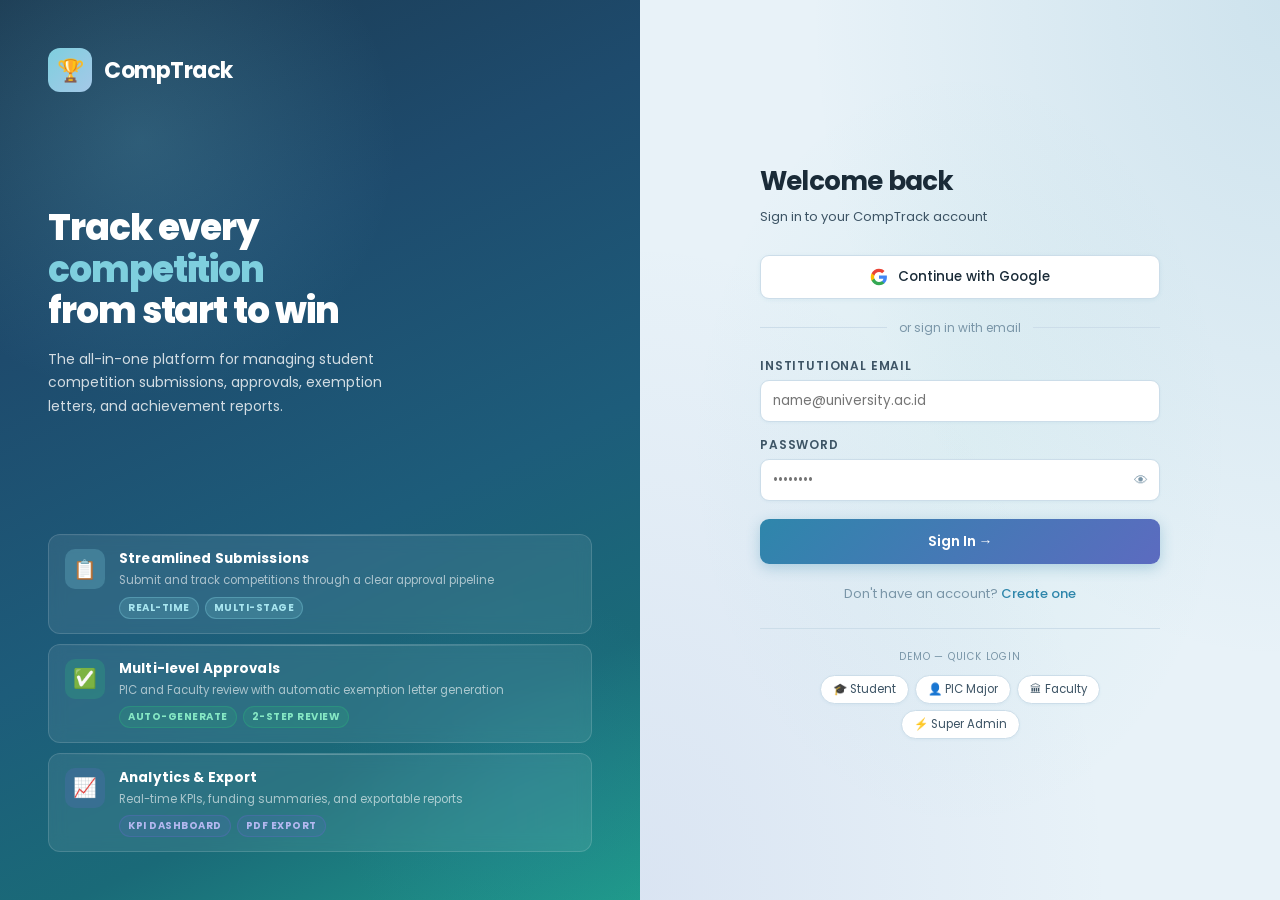
<file: achievement.html>
<!DOCTYPE html>
<html lang="en">
<head>
<meta charset="UTF-8"><meta name="viewport" content="width=device-width, initial-scale=1.0">
<title>CompTrack — Achievement Reports</title>
<link rel="stylesheet" href="style.css">
</head>
<body>
<div class="layout">
  <div id="sidebar-wrap"></div>
  <main class="main">
    <div class="topbar"><h1 class="page-title">Achievement Reports</h1></div>
    <div class="content" id="page-content"></div>
  </main>
</div>
<div id="modal-placeholder"></div>
<script src="app.js"></script>
<script>
const user = requireAuth();
if (user) {
  document.getElementById('sidebar-wrap').innerHTML = buildSidebar('achievement.html', user);
  document.getElementById('modal-placeholder').innerHTML = MODAL_HTML;
  renderPage();
}

function renderPage() {
  const userKey = getUserKey(user);
  const competitions = getCompetitions();
  const mine = user.role === 'student' ? competitions.filter(c => c.submittedBy === userKey) : competitions;
  const withAch = mine.filter(c => c.achievement);
  const pending = mine.filter(c => (c.status === 'faculty_approved') && !c.achievement);

  document.getElementById('page-content').innerHTML = `
  ${pending.length ? `
  <div class="card" style="border-color:rgba(255,181,71,.4)">
    <div class="card-title" style="color:var(--warn)">⚠️ Pending Achievement Reports (${pending.length})</div>
    ${pending.map(c => `
    <div style="display:flex;justify-content:space-between;align-items:center;padding:12px 0;border-bottom:1px solid var(--border)">
      <div>
        <div style="font-weight:500">${c.name}</div>
        <div style="font-size:12px;color:var(--text3)">${c.dateEnd} — ${c.id}</div>
      </div>
      <button class="btn btn-warn btn-sm" onclick="openAchievementForm('${c.id}')">Report Now</button>
    </div>`).join('')}
  </div>` : ''}

  <div class="card">
    <div class="card-title">Achievement Records</div>
    ${withAch.length ? `
    <div style="display:grid;grid-template-columns:repeat(auto-fill,minmax(280px,1fr));gap:16px">
      ${withAch.map(c => `
      <div class="achievement-card" onclick="viewDetail('${c.id}',${JSON.stringify(user).replace(/"/g,'&quot;')})">
        <div style="font-size:36px;margin-bottom:12px">${c.achievement.result==='Winner'?'🥇':c.achievement.result==='Finalist'?'🎖️':'🏅'}</div>
        <div style="font-weight:600;margin-bottom:4px">${c.name}</div>
        <div style="font-size:12px;color:var(--text3);margin-bottom:8px">${c.id} · ${c.level}</div>
        <span class="status status-completed">${c.achievement.result}</span>
        <div style="margin-top:10px;font-size:12px;color:var(--text3)">
          ${c.achievement.certificate?'✅ Certificate':'❌ Certificate'} &nbsp;
          ${c.achievement.documentation?'✅ Docs':'❌ Docs'}
        </div>
        <div style="font-size:11px;color:var(--text3);margin-top:6px">Reported: ${c.achievement.reportedAt}</div>
      </div>`).join('')}
    </div>` : `
    <div class="empty-state">
      <div class="empty-icon">🏅</div>
      <div class="empty-title">No achievements recorded yet</div>
      <div class="empty-sub">Submit your post-competition reports here</div>
    </div>`}
  </div>`;
}

function openAchievementForm(id) {
  openModal('Report Achievement', `
  <p style="color:var(--text2);margin-bottom:20px">Submit your post-competition achievement report.</p>
  <div class="form-grid">
    <div class="form-group full"><label>Final Result *</label>
      <select id="ach-result"><option>Winner</option><option>Runner-up</option><option>Finalist</option><option>Participant</option></select>
    </div>
    ${buildFileUploadField('ach-cert', 'Certificate Upload')}
    ${buildFileUploadField('ach-docs', 'Documentation Upload')}
    <div class="form-group full"><label>Notes</label><textarea id="ach-notes" placeholder="Additional information..."></textarea></div>
  </div>`,
  `<button class="btn btn-ghost" onclick="closeModalDirect()">Cancel</button>
   <button class="btn btn-success" onclick="submitAchievement('${id}')">Submit Report</button>`);
}

function submitAchievement(id) {
  const result = document.getElementById('ach-result')?.value||'Participant';
  const hasCert = document.getElementById('ach-cert')?.files?.length > 0;
  const hasDocs = document.getElementById('ach-docs')?.files?.length > 0;
  const notes = document.getElementById('ach-notes')?.value?.trim()||'';
  const competitions = getCompetitions();
  const comp = competitions.find(c => c.id === id);
  if (!comp) return;
  comp.achievement = { result, certificate: hasCert, documentation: hasDocs, notes, reportedAt: new Date().toISOString().slice(0,10) };
  comp.status = 'completed';
  comp.history.push({ status:'completed', date:new Date().toISOString().slice(0,10), actor:user.name });
  saveCompetitions(competitions);
  closeModalDirect();
  toast('Achievement reported! 🎉', 'success');
  renderPage();
}
</script>
</body>
</html>
</file>
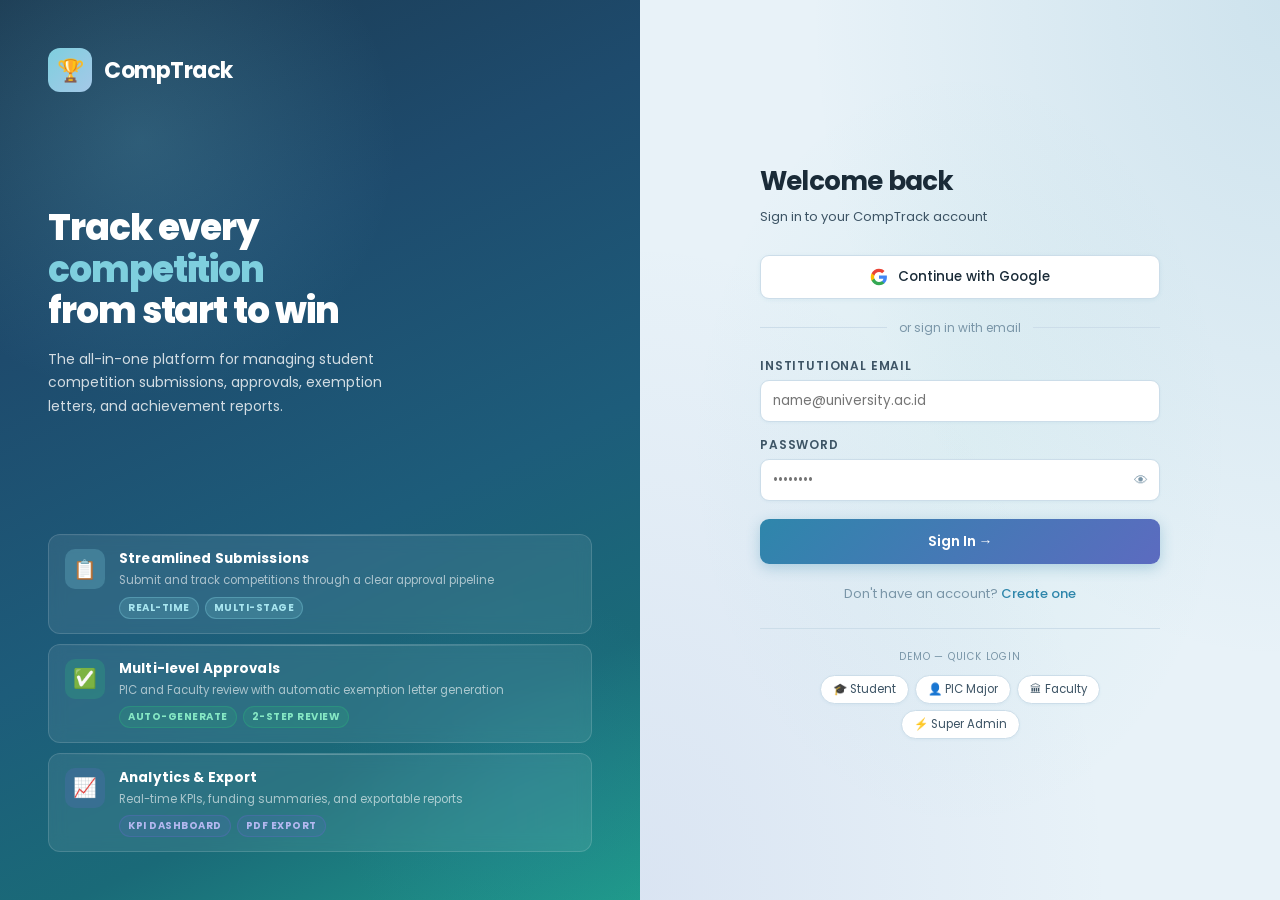
<file: all-submissions.html>
<!DOCTYPE html>
<html lang="en">
<head>
<meta charset="UTF-8"><meta name="viewport" content="width=device-width, initial-scale=1.0">
<title>CompTrack — All Submissions</title>
<link rel="stylesheet" href="style.css">
</head>
<body>
<div class="layout">
  <div id="sidebar-wrap"></div>
  <main class="main">
    <div class="topbar">
      <h1 class="page-title">All Submissions</h1>
      <div class="topbar-actions">
        <div class="search-bar"><input id="search-input" placeholder="Search competitions..." oninput="applyFilters()"></div>
      </div>
    </div>
    <div class="content" id="page-content"></div>
  </main>
</div>
<div id="modal-placeholder"></div>
<script src="app.js"></script>
<script>
const user = requireAuth(['pic','faculty','superadmin']);
if (user) {
  document.getElementById('sidebar-wrap').innerHTML = buildSidebar('all-submissions.html', user);
  document.getElementById('modal-placeholder').innerHTML = MODAL_HTML;
  renderPage();
}

let activeFilter = 'all';

function renderPage() {
  const statuses = ['all','draft','submitted','pic_approved','pic_rejected','faculty_approved','faculty_rejected','completed'];
  document.getElementById('page-content').innerHTML = `
  <div class="filters">
    ${statuses.map((s,i) =>
      `<button class="filter-chip${i===0?' active':''}" data-status="${s}" onclick="setFilter(this,'${s}')">${s==='all'?'All':statusLabel(s)}</button>`
    ).join('')}
  </div>
  <div class="card">
    <div class="table-wrap">
      <table>
        <thead><tr><th>ID</th><th>Competition</th><th>Major</th><th>Level</th><th>Funding</th><th>Status</th><th>Actions</th></tr></thead>
        <tbody id="table-body"></tbody>
      </table>
    </div>
  </div>`;
  applyFilters();
}

function setFilter(el, status) {
  document.querySelectorAll('[data-status]').forEach(e => e.classList.remove('active'));
  el.classList.add('active');
  activeFilter = status;
  applyFilters();
}

function applyFilters() {
  const q = document.getElementById('search-input')?.value?.toLowerCase()||'';
  let list = getCompetitions();
  if (activeFilter !== 'all') list = list.filter(c => c.status === activeFilter);
  if (q) list = list.filter(c => c.name.toLowerCase().includes(q)||c.id.toLowerCase().includes(q)||c.major.toLowerCase().includes(q));
  const tbody = document.getElementById('table-body');
  if (!tbody) return;
  tbody.innerHTML = list.length ? list.map(c => `
  <tr>
    <td style="font-size:11px;color:var(--text3)">${c.id}</td>
    <td><div class="td-main">${c.name}</div><div style="font-size:11px;color:var(--text3)">${c.organizer}</div></td>
    <td>${c.major}</td>
    <td><span class="level-badge level-${c.level}">${c.level}</span></td>
    <td>IDR ${(c.funding/1e6).toFixed(1)}M</td>
    <td><span class="status status-${c.status}">${statusLabel(c.status)}</span></td>
    <td><button class="btn btn-ghost btn-sm" onclick="viewDetail('${c.id}',${JSON.stringify(user).replace(/"/g,'&quot;')})">Detail</button></td>
  </tr>`).join('') : `<tr><td colspan="7" style="text-align:center;color:var(--text3);padding:40px">No submissions found</td></tr>`;
}
</script>
</body>
</html>
</file>
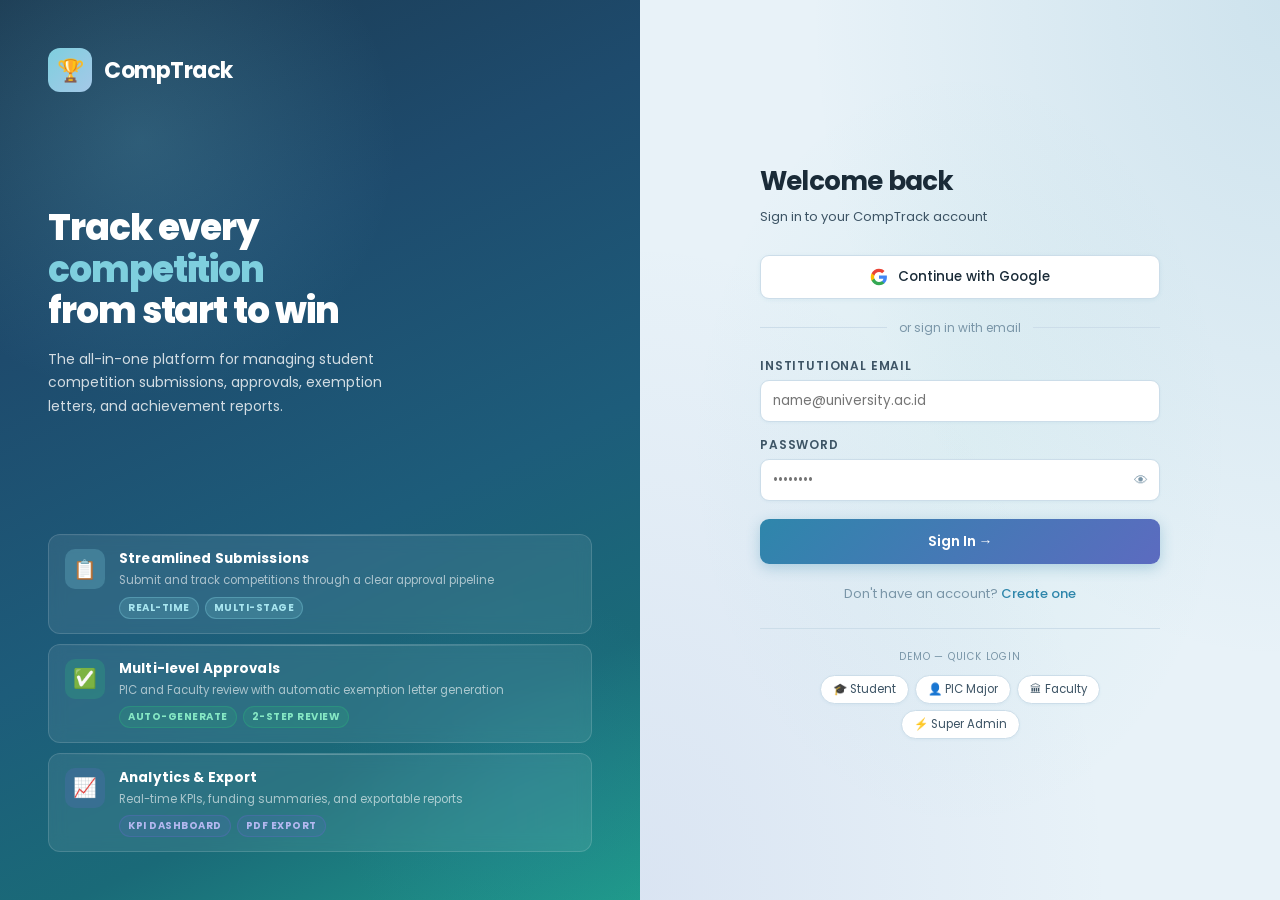
<file: analytics.html>
<!DOCTYPE html>
<html lang="en">
<head>
<meta charset="UTF-8"><meta name="viewport" content="width=device-width, initial-scale=1.0">
<title>CompTrack — Analytics</title>
<link rel="stylesheet" href="style.css">
</head>
<body>
<div class="layout">
  <div id="sidebar-wrap"></div>
  <main class="main">
    <div class="topbar"><h1 class="page-title">Analytics & KPIs</h1></div>
    <div class="content" id="page-content"></div>
  </main>
</div>
<script src="app.js"></script>
<script>
const user = requireAuth(['faculty','superadmin']);
if (user) {
  document.getElementById('sidebar-wrap').innerHTML = buildSidebar('analytics.html', user);
  const competitions = getCompetitions();
  const byMajor = {};
  competitions.forEach(c => { byMajor[c.major] = (byMajor[c.major]||0)+1; });
  const totalFunding = competitions.reduce((s,c) => s+c.funding, 0);
  const winners = competitions.filter(c => c.achievement?.result==='Winner').length;
  const completed = competitions.filter(c => c.status==='completed').length;
  const barData = [4,7,5,9,6,11,8,10,6,8,12,9];
  const months = ['Feb','Mar','Apr','May','Jun','Jul','Aug','Sep','Oct','Nov','Dec','Jan'];
  const maxBar = Math.max(...barData);

  document.getElementById('page-content').innerHTML = `
  <div class="stats-grid">
    <div class="stat-card blue"><div class="stat-label">Total Competitions</div><div class="stat-value">${competitions.length}</div><div class="stat-sub">All time</div></div>
    <div class="stat-card green"><div class="stat-label">Winners 🥇</div><div class="stat-value">${winners}</div><div class="stat-sub">First place awards</div></div>
    <div class="stat-card warn"><div class="stat-label">Total Funding</div><div class="stat-value">${(totalFunding/1e6).toFixed(0)}M</div><div class="stat-sub">IDR requested</div></div>
    <div class="stat-card teal"><div class="stat-label">Completion Rate</div><div class="stat-value">${Math.round(completed/competitions.length*100)}%</div><div class="stat-sub">Reported achievements</div></div>
  </div>

  <div class="card">
    <div class="card-title">📈 Monthly Submission Trend</div>
    <div class="bar-chart" style="height:120px;margin-top:8px">
      ${barData.map((v,i) => `
        <div class="bar-wrap">
          <div style="font-size:10px;color:var(--text3);margin-bottom:4px">${v}</div>
          <div class="bar" style="height:${(v/maxBar)*100}%" title="${v} submissions"></div>
          <div class="bar-label">${months[i]}</div>
        </div>`).join('')}
    </div>
  </div>

  <div style="display:grid;grid-template-columns:1fr 1fr;gap:20px">
    <div class="card">
      <div class="card-title">Submissions by Major</div>
      ${Object.entries(byMajor).map(([m,v]) => `
      <div style="margin-bottom:16px">
        <div style="display:flex;justify-content:space-between;margin-bottom:4px;font-size:13px">
          <span>${m}</span><span style="color:var(--accent)">${v} submissions</span>
        </div>
        <div style="height:6px;background:var(--surface3);border-radius:3px;overflow:hidden">
          <div style="height:100%;width:${v/competitions.length*100}%;background:linear-gradient(90deg,var(--accent),var(--accent2));border-radius:3px"></div>
        </div>
      </div>`).join('')}
    </div>

    <div class="card">
      <div class="card-title">Funding by Level</div>
      ${['national','international','regional'].map(lv => {
        const s = competitions.filter(c=>c.level===lv).reduce((a,c)=>a+c.funding,0);
        const colors = {national:'var(--accent)',international:'var(--accent2)',regional:'var(--accent3)'};
        const count = competitions.filter(c=>c.level===lv).length;
        return `
        <div style="margin-bottom:16px">
          <div style="display:flex;justify-content:space-between;margin-bottom:4px;font-size:13px">
            <span style="color:${colors[lv]};text-transform:capitalize">${lv}</span>
            <span>IDR ${(s/1e6).toFixed(1)}M · ${count} comps</span>
          </div>
          <div style="height:6px;background:var(--surface3);border-radius:3px;overflow:hidden">
            <div style="height:100%;width:${totalFunding?s/totalFunding*100:0}%;background:${colors[lv]};border-radius:3px"></div>
          </div>
        </div>`;
      }).join('')}
    </div>
  </div>

  <div class="card">
    <div class="card-title">Status Overview</div>
    <div style="display:grid;grid-template-columns:repeat(auto-fit,minmax(140px,1fr));gap:12px">
      ${['draft','submitted','pic_approved','faculty_approved','completed','pic_rejected'].map(s => {
        const count = competitions.filter(c=>c.status===s).length;
        return `<div style="background:var(--surface2);border:1px solid var(--border);border-radius:10px;padding:16px;text-align:center">
          <div class="stat-value" style="font-size:24px">${count}</div>
          <div style="margin-top:6px"><span class="status status-${s}">${statusLabel(s)}</span></div>
        </div>`;
      }).join('')}
    </div>
  </div>`;
}
</script>
</body>
</html>
</file>
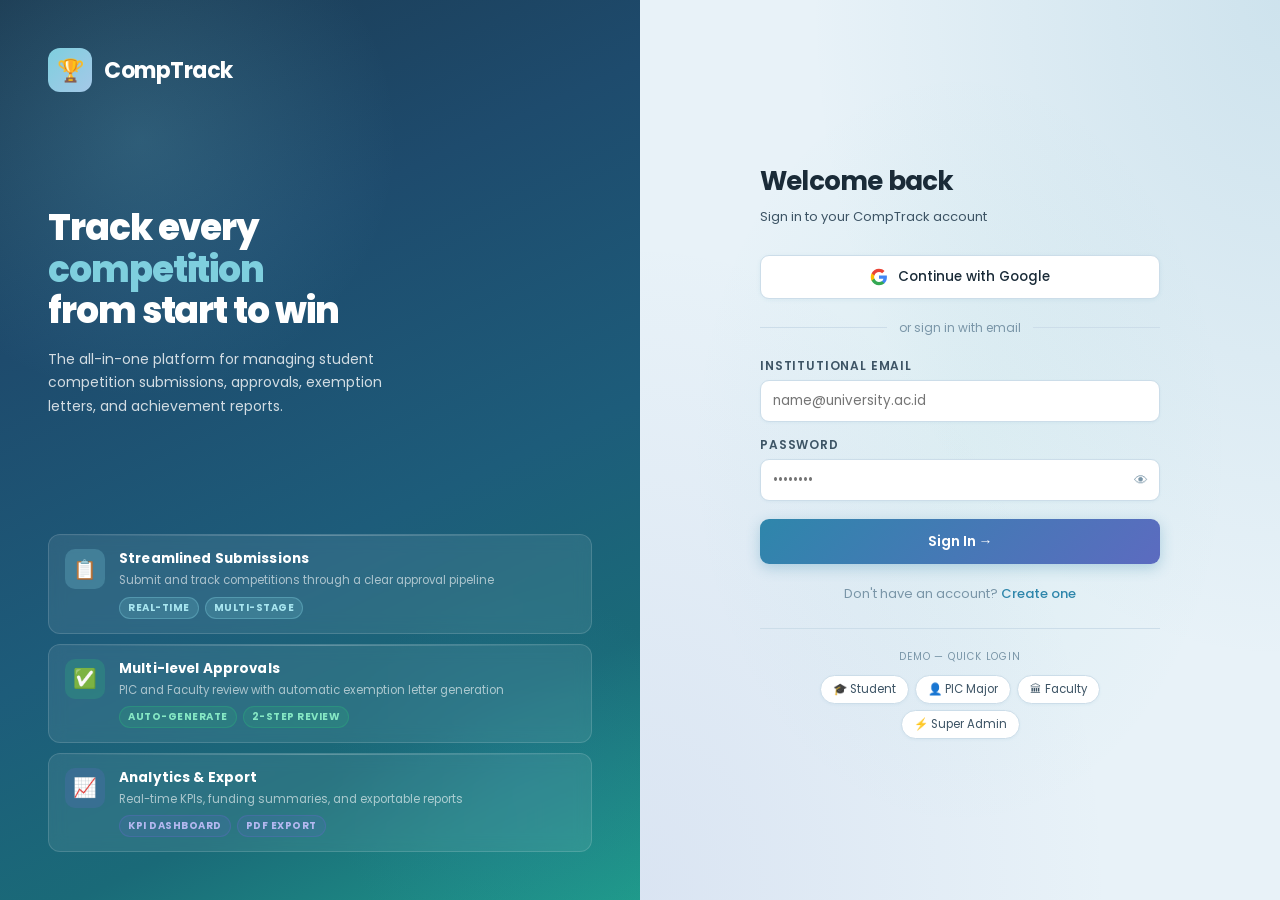
<file: approvals.html>
<!DOCTYPE html>
<html lang="en">
<head>
<meta charset="UTF-8"><meta name="viewport" content="width=device-width, initial-scale=1.0">
<title>CompTrack — Pending Approvals</title>
<link rel="stylesheet" href="style.css">
</head>
<body>
<div class="layout">
  <div id="sidebar-wrap"></div>
  <main class="main">
    <div class="topbar">
      <h1 class="page-title">Pending Approvals</h1>
      <div class="topbar-actions">
        <div class="search-bar"><input id="search-input" placeholder="Search submissions..." oninput="renderPage()"></div>
      </div>
    </div>
    <div class="content" id="page-content"></div>
  </main>
</div>
<div id="modal-placeholder"></div>
<script src="app.js"></script>
<script>
const user = requireAuth(['pic','superadmin']);
if (user) {
  document.getElementById('sidebar-wrap').innerHTML = buildSidebar('approvals.html', user);
  document.getElementById('modal-placeholder').innerHTML = MODAL_HTML;
  renderPage();
}

function renderPage() {
  const q = document.getElementById('search-input')?.value?.toLowerCase()||'';
  const competitions = getCompetitions();
  let pending = competitions.filter(c => c.status === 'submitted');
  if (q) pending = pending.filter(c => c.name.toLowerCase().includes(q)||c.id.toLowerCase().includes(q));

  document.getElementById('page-content').innerHTML = pending.length ? `
  <div class="card">
    <div class="card-title">Submissions Awaiting PIC Approval <span style="color:var(--accent);font-size:14px;font-family:var(--font-sans)">(${pending.length})</span></div>
    <div class="table-wrap">
      <table>
        <thead><tr><th>ID</th><th>Competition</th><th>Submitted By</th><th>Level</th><th>Funding</th><th>Exemption</th><th>Actions</th></tr></thead>
        <tbody>
          ${pending.map(c => `
          <tr>
            <td style="font-size:11px;color:var(--text3)">${c.id}</td>
            <td><div class="td-main">${c.name}</div><div style="font-size:11px;color:var(--text3)">${c.organizer} · ${c.submittedAt}</div></td>
            <td>${memberName(c.members[0])}</td>
            <td><span class="level-badge level-${c.level}">${c.level}</span></td>
            <td>IDR ${(c.funding/1e6).toFixed(1)}M</td>
            <td>${c.exemption?'<span style="color:var(--warn)">Required</span>':'—'}</td>
            <td style="display:flex;gap:6px">
              <button class="btn btn-ghost btn-sm" onclick="viewDetail('${c.id}',${JSON.stringify(user).replace(/"/g,'&quot;')})">View</button>
              <button class="btn btn-success btn-sm" onclick="doApprove('${c.id}','pic')">Approve</button>
              <button class="btn btn-danger btn-sm" onclick="openRejectModal('${c.id}','pic')">Reject</button>
            </td>
          </tr>`).join('')}
        </tbody>
      </table>
    </div>
  </div>` : `
  <div class="empty-state">
    <div class="empty-icon">✅</div>
    <div class="empty-title">All caught up!</div>
    <div class="empty-sub">No pending approvals</div>
  </div>`;
}
</script>
</body>
</html>
</file>
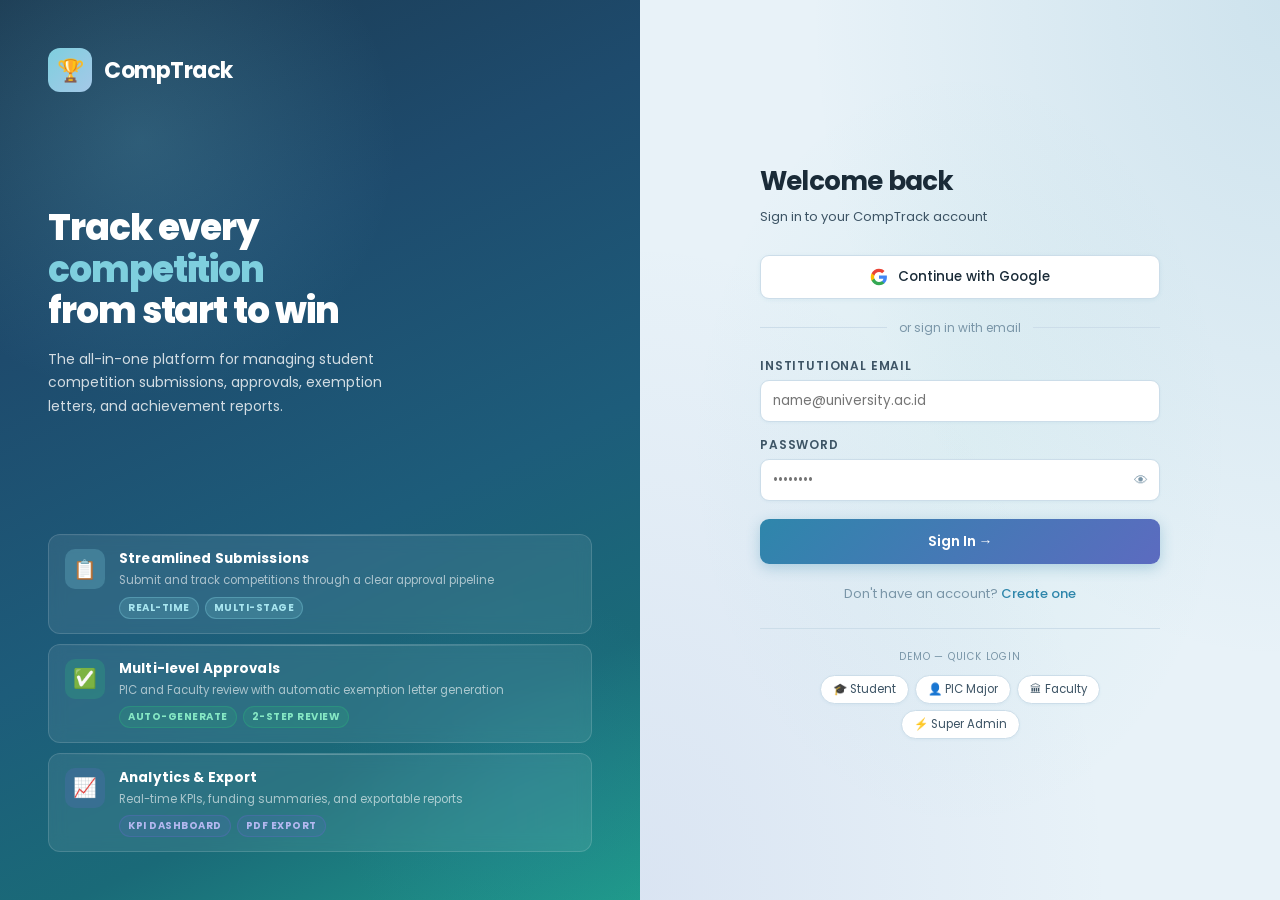
<file: auth.html>
<!DOCTYPE html>
<html lang="en">
<head>
<meta charset="UTF-8">
<meta name="viewport" content="width=device-width, initial-scale=1.0">
<title>CompTrack — Sign In / Sign Up</title>
<link rel="stylesheet" href="style.css">
<style>
*, *::before, *::after { box-sizing: border-box; }

body {
  min-height: 100vh;
  display: grid;
  grid-template-columns: 1fr 1fr;
  background: #e8f2f8;
  font-family: var(--font-sans);
}

/* ── LEFT PANEL ── */
.auth-panel-left {
  position: relative;
  background: linear-gradient(155deg, #1b3a52 0%, #1e4b6d 30%, #1d5c7a 58%, #1a6a78 78%, #1f9b8a 100%);
  border-right: none;
  display: flex;
  flex-direction: column;
  justify-content: space-between;
  padding: 48px;
  overflow: hidden;
}

.auth-panel-left::before {
  content: '';
  position: absolute;
  width: 560px; height: 560px;
  border-radius: 50%;
  background: radial-gradient(circle, rgba(126,207,222,0.18) 0%, transparent 65%);
  top: -140px; left: -140px;
  pointer-events: none;
}
.auth-panel-left::after {
  content: '';
  position: absolute;
  width: 420px; height: 420px;
  border-radius: 50%;
  background: radial-gradient(circle, rgba(46,134,171,0.22) 0%, transparent 65%);
  bottom: -90px; right: -90px;
  pointer-events: none;
}

.left-logo {
  display: flex; align-items: center; gap: 12px; z-index: 1;
}
.left-logo-icon {
  width: 44px; height: 44px;
  background: linear-gradient(135deg, #7ecfde, #a5c8e8);
  border-radius: 12px;
  display: flex; align-items: center; justify-content: center;
  font-size: 22px;
}
.left-logo-text {
  font-family: var(--font-sans);
  font-size: 22px;
  font-weight: 700;
  letter-spacing: -0.02em;
  color: #fff;
}

.left-hero { z-index: 1; }
.left-hero-title {
  font-family: var(--font-sans);
  font-size: 36px;
  font-weight: 800;
  line-height: 1.15;
  letter-spacing: -0.03em;
  color: #fff;
  margin-bottom: 16px;
}
.left-hero-title span { color: #7ecfde; }
.left-hero-sub {
  color: rgba(255,255,255,0.8);
  font-size: 14px;
  line-height: 1.7;
  max-width: 340px;
}

.left-features { z-index: 1; display: flex; flex-direction: column; gap: 10px; }
.feature-item {
  display: flex; align-items: flex-start; gap: 14px;
  background: rgba(255,255,255,0.08);
  border: 1px solid rgba(255,255,255,0.14);
  border-radius: 12px;
  padding: 14px 16px;
  backdrop-filter: blur(8px);
  transition: all 0.25s ease;
  position: relative;
  overflow: hidden;
  animation: featureSlideIn 0.5s ease both;
}
.feature-item:nth-child(1) { animation-delay: 0.1s; }
.feature-item:nth-child(2) { animation-delay: 0.2s; }
.feature-item:nth-child(3) { animation-delay: 0.3s; }
@keyframes featureSlideIn {
  from { opacity: 0; transform: translateY(12px); }
  to   { opacity: 1; transform: translateY(0); }
}
.feature-item::before {
  content: '';
  position: absolute; top: 0; left: 0; right: 0; height: 1px;
  background: linear-gradient(90deg, transparent, rgba(255,255,255,0.25), transparent);
}
.feature-item:hover {
  background: rgba(255,255,255,0.14);
  border-color: rgba(255,255,255,0.24);
  transform: translateX(5px);
}
.feature-icon {
  width: 40px; height: 40px; border-radius: 10px; flex-shrink: 0;
  display: flex; align-items: center; justify-content: center; font-size: 19px;
}
.feature-body { flex: 1; }
.feature-text-title { font-size: 13.5px; font-weight: 700; color: #fff; margin-bottom: 3px; letter-spacing: 0.01em; }
.feature-text-sub { font-size: 11.5px; color: rgba(255,255,255,0.6); line-height: 1.5; }

/* ── RIGHT PANEL ── */
.auth-panel-right {
  display: flex;
  align-items: center;
  justify-content: center;
  padding: 48px 40px;
  overflow-y: auto;
  background:
    radial-gradient(ellipse at 100% 0%,   rgba(46,134,171,0.14) 0%, transparent 52%),
    radial-gradient(ellipse at 0%   100%, rgba(92,107,192,0.10) 0%, transparent 52%),
    radial-gradient(ellipse at 50%  50%,  rgba(38,166,154,0.06) 0%, transparent 60%),
    #e8f2f8;
}

.auth-card {
  width: 100%;
  max-width: 400px;
  animation: fadeUp .4s ease;
}
@keyframes fadeUp { from { opacity:0; transform:translateY(20px); } to { opacity:1; transform:translateY(0); } }

.auth-card-title {
  font-family: var(--font-sans);
  font-size: 26px;
  font-weight: 700;
  letter-spacing: -0.03em;
  margin-bottom: 6px;
  color: #1a2b38;
}
.auth-card-sub {
  color: #3d5465;
  font-size: 13px;
  margin-bottom: 28px;
}

/* ── SSO BUTTONS ── */
.sso-buttons { display: flex; flex-direction: column; gap: 10px; margin-bottom: 20px; }

.sso-btn {
  display: flex; align-items: center; justify-content: center; gap: 10px;
  width: 100%; padding: 11px 16px;
  border-radius: var(--radius-sm);
  border: 1.5px solid #ccdde9;
  background: #ffffff;
  color: #1a2b38;
  font-family: var(--font-sans);
  font-size: 13.5px; font-weight: 500;
  cursor: pointer; transition: all 0.2s;
  text-decoration: none;
  box-shadow: 0 1px 4px rgba(46,134,171,0.08);
}
.sso-btn:hover {
  border-color: #2e86ab;
  background: #f4f9fc;
  transform: translateY(-1px);
}
.sso-btn svg { flex-shrink: 0; }


/* ── DIVIDER ── */
.auth-divider {
  display: flex; align-items: center; gap: 12px;
  margin: 20px 0; color: #7a96a8; font-size: 12px;
}
.auth-divider::before, .auth-divider::after {
  content: ''; flex: 1; height: 1px; background: #ccdde9;
}

/* ── FORM ── */
.auth-form .form-group { margin-bottom: 14px; }
.auth-form label { font-size: 12px; color: #3d5465; font-weight: 600; display: block; margin-bottom: 5px; text-transform: uppercase; letter-spacing: 0.07em; }
.auth-form input {
  width: 100%; padding: 10px 12px;
  background: #ffffff; border: 1.5px solid #ccdde9;
  border-radius: var(--radius-sm); color: #1a2b38;
  font-family: var(--font-sans); font-size: 13.5px;
  outline: none; transition: all 0.2s;
  box-shadow: 0 1px 3px rgba(46,134,171,0.06);
}
.auth-form input:focus { border-color: #2e86ab; box-shadow: 0 0 0 3px rgba(46,134,171,0.1); }
.auth-form input.error { border-color: var(--danger); }

.input-row { display: grid; grid-template-columns: 1fr 1fr; gap: 12px; }

.password-wrap { position: relative; }
.password-wrap input { padding-right: 40px; }
.password-toggle {
  position: absolute; right: 10px; top: 50%; transform: translateY(-50%);
  background: none; border: none; cursor: pointer; color: #7a96a8;
  font-size: 14px; padding: 2px; line-height: 1;
}
.password-toggle:hover { color: #2e86ab; }

.field-error { font-size: 11px; color: var(--danger); margin-top: 4px; }

.btn-auth {
  width: 100%; padding: 12px;
  background: linear-gradient(135deg, #2e86ab, #5c6bc0);
  border: none; border-radius: var(--radius-sm);
  color: #fff; font-family: var(--font-sans);
  font-size: 14px; font-weight: 600;
  cursor: pointer; transition: all 0.2s;
  margin-top: 4px;
  box-shadow: 0 4px 14px rgba(46,134,171,0.3);
}
.btn-auth:hover { opacity: 0.9; transform: translateY(-1px); box-shadow: 0 6px 18px rgba(46,134,171,0.4); }
.btn-auth:active { transform: translateY(0); }
.btn-auth:disabled { opacity: 0.5; cursor: not-allowed; transform: none; }

.auth-switch {
  text-align: center; margin-top: 20px;
  font-size: 13px; color: #7a96a8;
}
.auth-switch a {
  color: #2e86ab; text-decoration: none; font-weight: 500;
  cursor: pointer;
}
.auth-switch a:hover { text-decoration: underline; }

/* Role select */
.role-select-grid { display: grid; grid-template-columns: 1fr 1fr; gap: 8px; margin-top: 4px; }
.role-option {
  display: flex; flex-direction: column; align-items: center; gap: 4px;
  padding: 10px 8px; border-radius: var(--radius-sm);
  border: 1.5px solid #ccdde9; background: #ffffff;
  cursor: pointer; transition: all 0.15s; text-align: center;
  box-shadow: 0 1px 3px rgba(46,134,171,0.06);
}
.role-option:hover { border-color: #2e86ab; background: #f0f7fb; }
.role-option.selected { border-color: #2e86ab; background: rgba(46,134,171,0.08); }
.role-option-icon { font-size: 20px; }
.role-option-label { font-size: 11px; font-weight: 600; color: #3d5465; }
.role-option.selected .role-option-label { color: #2e86ab; }

/* ── DEMO QUICK LOGIN ── */
.demo-section {
  margin-top: 24px; padding-top: 20px;
  border-top: 1px solid #ccdde9;
}
.demo-label {
  font-size: 10px; text-transform: uppercase; letter-spacing: .08em;
  color: #7a96a8; margin-bottom: 10px; text-align: center;
}
.demo-chips { display: flex; flex-wrap: wrap; gap: 6px; justify-content: center; }
.demo-chip {
  padding: 5px 12px; border-radius: 20px;
  border: 1.5px solid #ccdde9; background: #ffffff;
  color: #3d5465; cursor: pointer; font-size: 11.5px;
  font-family: var(--font-sans); transition: all .15s;
  box-shadow: 0 1px 3px rgba(46,134,171,0.06);
}
.demo-chip:hover { border-color: #2e86ab; color: #2e86ab; background: #f0f7fb; }

/* ── SSO LOADING OVERLAY ── */
.sso-overlay {
  display: none; position: fixed; inset: 0;
  background: rgba(27,58,82,0.4); backdrop-filter: blur(6px);
  z-index: 999; align-items: center; justify-content: center;
  flex-direction: column; gap: 16px;
}
.sso-overlay.show { display: flex; }
.sso-spinner {
  width: 44px; height: 44px;
  border: 3px solid rgba(255,255,255,0.3);
  border-top-color: #7ecfde;
  border-radius: 50%;
  animation: spin 0.7s linear infinite;
}
@keyframes spin { to { transform: rotate(360deg); } }
.sso-overlay-text { color: #fff; font-size: 14px; }

/* ── STEP INDICATOR (signup) ── */
.steps {
  display: flex; align-items: center; gap: 0;
  margin-bottom: 28px;
}
.step {
  display: flex; align-items: center; gap: 8px;
  font-size: 12px; color: #7a96a8; font-weight: 500;
}
.step-num {
  width: 24px; height: 24px; border-radius: 50%;
  border: 1.5px solid #ccdde9; background: #ffffff;
  display: flex; align-items: center; justify-content: center;
  font-size: 11px; font-weight: 600; flex-shrink: 0; color: #7a96a8;
}
.step.active .step-num { border-color: #2e86ab; background: #2e86ab; color: #fff; }
.step.done .step-num { border-color: #2cb67d; background: #2cb67d; color: #fff; }
.step.active { color: #1a2b38; }
.step.done { color: #7a96a8; }
.step-line { flex: 1; height: 1px; background: #ccdde9; margin: 0 6px; }

@media (max-width: 768px) {
  body { grid-template-columns: 1fr; }
  .auth-panel-left { display: none; }
  .auth-panel-right { padding: 32px 24px; }
}
</style>
</head>
<body>

<!-- LEFT HERO PANEL -->
<div class="auth-panel-left">
  <div class="left-logo">
    <div class="left-logo-icon">🏆</div>
    <span class="left-logo-text">CompTrack</span>
  </div>

  <div class="left-hero">
    <div class="left-hero-title">Track every<br><span>competition</span><br>from start to win</div>
    <p class="left-hero-sub">The all-in-one platform for managing student competition submissions, approvals, exemption letters, and achievement reports.</p>
  </div>

  <div class="left-features">
    <div class="feature-item">
      <div class="feature-icon" style="background:rgba(126,207,222,0.25)">📋</div>
      <div class="feature-body">
        <div class="feature-text-title">Streamlined Submissions</div>
        <div class="feature-text-sub">Submit and track competitions through a clear approval pipeline</div>
        <div style="margin-top:7px;display:flex;gap:6px;flex-wrap:wrap">
          <span style="background:rgba(126,207,222,0.18);border:1px solid rgba(126,207,222,0.35);color:#a8e6f0;font-size:10px;font-weight:700;padding:2px 8px;border-radius:20px;letter-spacing:0.05em">REAL-TIME</span>
          <span style="background:rgba(126,207,222,0.18);border:1px solid rgba(126,207,222,0.35);color:#a8e6f0;font-size:10px;font-weight:700;padding:2px 8px;border-radius:20px;letter-spacing:0.05em">MULTI-STAGE</span>
        </div>
      </div>
    </div>
    <div class="feature-item">
      <div class="feature-icon" style="background:rgba(44,182,125,0.25)">✅</div>
      <div class="feature-body">
        <div class="feature-text-title">Multi-level Approvals</div>
        <div class="feature-text-sub">PIC and Faculty review with automatic exemption letter generation</div>
        <div style="margin-top:7px;display:flex;gap:6px;flex-wrap:wrap">
          <span style="background:rgba(44,182,125,0.18);border:1px solid rgba(44,182,125,0.35);color:#86e8c4;font-size:10px;font-weight:700;padding:2px 8px;border-radius:20px;letter-spacing:0.05em">AUTO-GENERATE</span>
          <span style="background:rgba(44,182,125,0.18);border:1px solid rgba(44,182,125,0.35);color:#86e8c4;font-size:10px;font-weight:700;padding:2px 8px;border-radius:20px;letter-spacing:0.05em">2-STEP REVIEW</span>
        </div>
      </div>
    </div>
    <div class="feature-item">
      <div class="feature-icon" style="background:rgba(92,107,192,0.25)">📈</div>
      <div class="feature-body">
        <div class="feature-text-title">Analytics & Export</div>
        <div class="feature-text-sub">Real-time KPIs, funding summaries, and exportable reports</div>
        <div style="margin-top:7px;display:flex;gap:6px;flex-wrap:wrap">
          <span style="background:rgba(92,107,192,0.18);border:1px solid rgba(92,107,192,0.4);color:#b4b8f0;font-size:10px;font-weight:700;padding:2px 8px;border-radius:20px;letter-spacing:0.05em">KPI DASHBOARD</span>
          <span style="background:rgba(92,107,192,0.18);border:1px solid rgba(92,107,192,0.4);color:#b4b8f0;font-size:10px;font-weight:700;padding:2px 8px;border-radius:20px;letter-spacing:0.05em">PDF EXPORT</span>
        </div>
      </div>
    </div>
  </div>
</div>

<!-- RIGHT AUTH PANEL -->
<div class="auth-panel-right">
  <div class="auth-card" id="auth-card">
    <!-- Rendered by JS -->
  </div>
</div>

<!-- SSO Loading Overlay -->
<div class="sso-overlay" id="sso-overlay">
  <div class="sso-spinner"></div>
  <div class="sso-overlay-text" id="sso-overlay-text">Connecting to provider...</div>
</div>

<div class="toast-container" id="toast-container"></div>
<script src="app.js"></script>
<script>
// Initialize default competition data
if (!localStorage.getItem('ct_competitions')) {
  saveCompetitions(JSON.parse(JSON.stringify(DEFAULT_COMPETITIONS)));
}

// ── VIEW STATE ──────────────────────────────────────────
let currentView = 'login'; // 'login' | 'signup' | 'signup2'
let signupStep1Data = null;
let selectedRole = 'student';

function render() {
  if (currentView === 'login')   renderLogin();
  if (currentView === 'signup')  renderSignup1();
  if (currentView === 'signup2') renderSignup2();
}

// ── LOGIN VIEW ──────────────────────────────────────────
function renderLogin() {
  document.getElementById('auth-card').innerHTML = `
  <div class="auth-card-title">Welcome back</div>
  <p class="auth-card-sub">Sign in to your CompTrack account</p>

  <div class="sso-buttons">
    <button class="sso-btn" onclick="ssoLogin('Google')">
      <svg width="18" height="18" viewBox="0 0 24 24">
        <path fill="#4285F4" d="M22.56 12.25c0-.78-.07-1.53-.2-2.25H12v4.26h5.92c-.26 1.37-1.04 2.53-2.21 3.31v2.77h3.57c2.08-1.92 3.28-4.74 3.28-8.09z"/>
        <path fill="#34A853" d="M12 23c2.97 0 5.46-.98 7.28-2.66l-3.57-2.77c-.98.66-2.23 1.06-3.71 1.06-2.86 0-5.29-1.93-6.16-4.53H2.18v2.84C3.99 20.53 7.7 23 12 23z"/>
        <path fill="#FBBC05" d="M5.84 14.09c-.22-.66-.35-1.36-.35-2.09s.13-1.43.35-2.09V7.07H2.18C1.43 8.55 1 10.22 1 12s.43 3.45 1.18 4.93l2.85-2.22.81-.62z"/>
        <path fill="#EA4335" d="M12 5.38c1.62 0 3.06.56 4.21 1.64l3.15-3.15C17.45 2.09 14.97 1 12 1 7.7 1 3.99 3.47 2.18 7.07l3.66 2.84c.87-2.6 3.3-4.53 6.16-4.53z"/>
      </svg>
      Continue with Google
    </button>
  </div>

  <div class="auth-divider">or sign in with email</div>

  <div class="auth-form">
    <div class="form-group">
      <label>Institutional Email</label>
      <input type="email" id="login-email" placeholder="name@university.ac.id"
        onkeydown="if(event.key==='Enter') doLogin()">
    </div>
    <div class="form-group">
      <label>Password</label>
      <div class="password-wrap">
        <input type="password" id="login-pass" placeholder="••••••••"
          onkeydown="if(event.key==='Enter') doLogin()">
        <button class="password-toggle" onclick="togglePassword('login-pass',this)" type="button">👁</button>
      </div>
    </div>
    <button class="btn-auth" onclick="doLogin()">Sign In →</button>
  </div>

  <div class="auth-switch">
    Don't have an account? <a onclick="currentView='signup';render()">Create one</a>
  </div>

  <div class="demo-section">
    <div class="demo-label">Demo — Quick Login</div>
    <div class="demo-chips">
      <button class="demo-chip" onclick="loginAs('student')">🎓 Student</button>
      <button class="demo-chip" onclick="loginAs('pic')">👤 PIC Major</button>
      <button class="demo-chip" onclick="loginAs('faculty')">🏛 Faculty</button>
      <button class="demo-chip" onclick="loginAs('superadmin')">⚡ Super Admin</button>
    </div>
  </div>`;
}

// ── SIGNUP STEP 1 ────────────────────────────────────────
function renderSignup1() {
  document.getElementById('auth-card').innerHTML = `
  <div class="steps">
    <div class="step active"><div class="step-num">1</div> Account</div>
    <div class="step-line"></div>
    <div class="step"><div class="step-num">2</div> Profile</div>
  </div>

  <div class="auth-card-title">Create account</div>
  <p class="auth-card-sub">Join CompTrack with your institutional email</p>

  <div class="sso-buttons">
    <button class="sso-btn" onclick="ssoSignup('Google')">
      <svg width="18" height="18" viewBox="0 0 24 24">
        <path fill="#4285F4" d="M22.56 12.25c0-.78-.07-1.53-.2-2.25H12v4.26h5.92c-.26 1.37-1.04 2.53-2.21 3.31v2.77h3.57c2.08-1.92 3.28-4.74 3.28-8.09z"/>
        <path fill="#34A853" d="M12 23c2.97 0 5.46-.98 7.28-2.66l-3.57-2.77c-.98.66-2.23 1.06-3.71 1.06-2.86 0-5.29-1.93-6.16-4.53H2.18v2.84C3.99 20.53 7.7 23 12 23z"/>
        <path fill="#FBBC05" d="M5.84 14.09c-.22-.66-.35-1.36-.35-2.09s.13-1.43.35-2.09V7.07H2.18C1.43 8.55 1 10.22 1 12s.43 3.45 1.18 4.93l2.85-2.22.81-.62z"/>
        <path fill="#EA4335" d="M12 5.38c1.62 0 3.06.56 4.21 1.64l3.15-3.15C17.45 2.09 14.97 1 12 1 7.7 1 3.99 3.47 2.18 7.07l3.66 2.84c.87-2.6 3.3-4.53 6.16-4.53z"/>
      </svg>
      Sign up with Google
    </button>
  </div>

  <div class="auth-divider">or create with email</div>

  <div class="auth-form">
    <div class="form-group">
      <label>Full Name *</label>
      <input type="text" id="s-name" placeholder="e.g. Aliyah Rahmawati"
        value="${signupStep1Data?.name||''}">
    </div>
    <div class="form-group">
      <label>Institutional Email *</label>
      <input type="email" id="s-email" placeholder="name@university.ac.id"
        value="${signupStep1Data?.email||''}">
    </div>
    <div class="form-group">
      <label>Password *</label>
      <div class="password-wrap">
        <input type="password" id="s-pass" placeholder="Min. 8 characters">
        <button class="password-toggle" onclick="togglePassword('s-pass',this)" type="button">👁</button>
      </div>
      <div class="field-error" id="err-pass"></div>
    </div>
    <div class="form-group">
      <label>Confirm Password *</label>
      <div class="password-wrap">
        <input type="password" id="s-pass2" placeholder="Re-enter password"
          onkeydown="if(event.key==='Enter') goToStep2()">
        <button class="password-toggle" onclick="togglePassword('s-pass2',this)" type="button">👁</button>
      </div>
      <div class="field-error" id="err-pass2"></div>
    </div>
    <button class="btn-auth" onclick="goToStep2()">Continue →</button>
  </div>

  <div class="auth-switch">
    Already have an account? <a onclick="currentView='login';render()">Sign in</a>
  </div>`;
}

// ── SIGNUP STEP 2 ────────────────────────────────────────
function renderSignup2() {
  const majors = ['Informatics','Business','Engineering','Science','Medicine','Law','Arts','Other'];
  document.getElementById('auth-card').innerHTML = `
  <div class="steps">
    <div class="step done"><div class="step-num">✓</div> Account</div>
    <div class="step-line"></div>
    <div class="step active"><div class="step-num">2</div> Profile</div>
  </div>

  <div class="auth-card-title">Your profile</div>
  <p class="auth-card-sub">Tell us a bit more so we can set up your account</p>

  <div class="auth-form">
    <div class="form-group">
      <label>I am a *</label>
      <div class="role-select-grid" id="role-grid">
        ${[
          {role:'student',   icon:'🎓', label:'Student'},
          {role:'pic',       icon:'👤', label:'PIC Major'},
          {role:'faculty',   icon:'🏛', label:'Faculty Admin'},
          {role:'superadmin',icon:'⚡', label:'Super Admin'},
        ].map(r => `
        <div class="role-option${selectedRole===r.role?' selected':''}"
          onclick="selectRole('${r.role}')">
          <div class="role-option-icon">${r.icon}</div>
          <div class="role-option-label">${r.label}</div>
        </div>`).join('')}
      </div>
    </div>

    <div class="input-row">
      <div class="form-group" id="nim-wrap" style="${selectedRole!=='student'?'display:none':''}">
        <label>NIM / Student ID *</label>
        <input type="text" id="s-nim" placeholder="e.g. 20210001" value="${signupStep1Data?.nim||''}"
          oninput="this.classList.remove('error');document.getElementById('err-nim').textContent=''">
        <div class="field-error" id="err-nim"></div>
      </div>
      <div class="form-group" id="major-wrap" style="${selectedRole==='superadmin'?'display:none':''}">
        <label>Major / Department *</label>
        <select id="s-major" style="width:100%;padding:10px 12px;background:var(--surface2);border:1.5px solid var(--border);border-radius:var(--radius-sm);color:var(--text);font-family:var(--font-sans);font-size:13.5px;outline:none"
          onchange="this.style.borderColor='var(--border)';document.getElementById('err-major').textContent=''">
          <option value="" disabled ${!signupStep1Data?.major?'selected':''}>Select your major...</option>
          ${majors.map(m => `<option value="${m}" ${m===signupStep1Data?.major?'selected':''}>${m}</option>`).join('')}
        </select>
        <div class="field-error" id="err-major"></div>
      </div>
    </div>

    <button class="btn-auth" onclick="doRegister()">Create Account →</button>
    <button style="width:100%;margin-top:8px;padding:10px;background:none;border:1px solid var(--border);border-radius:var(--radius-sm);color:var(--text2);font-family:var(--font-sans);font-size:13px;cursor:pointer;transition:all .2s"
      onmouseover="this.style.borderColor='var(--accent)'" onmouseout="this.style.borderColor='var(--border)'"
      onclick="currentView='signup';render()">← Back</button>
  </div>`;
}

// ── ACTIONS ─────────────────────────────────────────────
function selectRole(role) {
  selectedRole = role;
  document.querySelectorAll('.role-option').forEach(el => el.classList.remove('selected'));
  event.currentTarget.classList.add('selected');
  const nimWrap   = document.getElementById('nim-wrap');
  const majorWrap = document.getElementById('major-wrap');
  if (nimWrap)   nimWrap.style.display   = (role === 'student') ? '' : 'none';
  if (majorWrap) majorWrap.style.display = (role === 'superadmin') ? 'none' : '';
}

function togglePassword(inputId, btn) {
  const inp = document.getElementById(inputId);
  if (inp.type === 'password') { inp.type = 'text'; btn.textContent = '🙈'; }
  else { inp.type = 'password'; btn.textContent = '👁'; }
}

function goToStep2() {
  const name  = document.getElementById('s-name')?.value?.trim();
  const email = document.getElementById('s-email')?.value?.trim();
  const pass  = document.getElementById('s-pass')?.value;
  const pass2 = document.getElementById('s-pass2')?.value;

  let valid = true;

  if (!name) { toast('Full name is required', 'error'); return; }
  if (!email || !email.includes('@')) { toast('Please enter a valid email', 'error'); return; }

  const errPass  = document.getElementById('err-pass');
  const errPass2 = document.getElementById('err-pass2');
  errPass.textContent = '';
  errPass2.textContent = '';

  if (!pass || pass.length < 8) {
    errPass.textContent = 'Password must be at least 8 characters';
    document.getElementById('s-pass').classList.add('error');
    valid = false;
  }
  if (pass !== pass2) {
    errPass2.textContent = 'Passwords do not match';
    document.getElementById('s-pass2').classList.add('error');
    valid = false;
  }
  if (!valid) return;

  signupStep1Data = { name, email, password: pass };
  currentView = 'signup2';
  render();
}

function doRegister() {
  const nim   = document.getElementById('s-nim')?.value?.trim() || '';
  const major = document.getElementById('s-major')?.value || '';

  // Clear previous errors
  const errNim   = document.getElementById('err-nim');
  const errMajor = document.getElementById('err-major');
  if (errNim)   errNim.textContent   = '';
  if (errMajor) errMajor.textContent = '';

  let valid = true;

  if (selectedRole === 'student') {
    if (!nim) {
      if (errNim) errNim.textContent = 'NIM / Student ID is required';
      const nimInput = document.getElementById('s-nim');
      if (nimInput) nimInput.classList.add('error');
      valid = false;
    }
  }

  const needsMajor = (selectedRole === 'student' || selectedRole === 'pic' || selectedRole === 'faculty');

  if (!major && needsMajor) {
    if (errMajor) errMajor.textContent = 'Please select your major';
    const majorSelect = document.getElementById('s-major');
    if (majorSelect) majorSelect.style.borderColor = 'var(--danger)';
    valid = false;
  }

  if (!valid) return;

  const result = registerUser({
    ...signupStep1Data,
    nim: nim || null, major, role: selectedRole
  });

  if (!result.ok) {
    toast(result.error, 'error');
    return;
  }

  showSSOOverlay(`Setting up your account...`);
  setTimeout(() => {
    hideSSOOverlay();
    setCurrentUser(result.user);
    window.location.href = 'dashboard.html';
  }, 1200);
}

function doLogin() {
  const email = document.getElementById('login-email')?.value?.trim();
  const pass  = document.getElementById('login-pass')?.value;
  if (!email || !pass) { toast('Please enter your email and password', 'error'); return; }

  const btn = document.querySelector('.btn-auth');
  if (btn) { btn.disabled = true; btn.textContent = 'Signing in...'; }

  setTimeout(() => {
    const user = findUser(email, pass);
    if (user) {
      setCurrentUser(user);
      window.location.href = 'dashboard.html';
    } else {
      if (btn) { btn.disabled = false; btn.textContent = 'Sign In →'; }
      toast('Invalid email or password', 'error');
    }
  }, 500);
}

function loginAs(role) {
  showSSOOverlay('Signing in...');
  setTimeout(() => {
    setCurrentUser(USERS[role]);
    window.location.href = 'dashboard.html';
  }, 600);
}

// ── SSO SIMULATION ───────────────────────────────────────
function ssoLogin(provider) {
  showSSOOverlay(`Connecting to ${provider}...`);
  setTimeout(() => {
    hideSSOOverlay();
    // Simulate: pre-fill email field and show message
    currentView = 'login';
    render();
    const emailInput = document.getElementById('login-email');
    if (emailInput) emailInput.value = `user@university.ac.id`;
    toast(`${provider} SSO: Enter your institutional credentials`, 'info');
  }, 1400);
}

function ssoSignup(provider) {
  showSSOOverlay(`Connecting to ${provider}...`);
  setTimeout(() => {
    hideSSOOverlay();
    // Simulate: pre-fill name/email from SSO provider
    signupStep1Data = {
      name: 'New Google User',
      email: `newuser.${Date.now()}@university.ac.id`,
      password: 'sso-managed'
    };
    currentView = 'signup2';
    render();
    toast(`${provider} account connected — complete your profile`, 'success');
  }, 1500);
}

function showSSOOverlay(text) {
  document.getElementById('sso-overlay-text').textContent = text;
  document.getElementById('sso-overlay').classList.add('show');
}
function hideSSOOverlay() {
  document.getElementById('sso-overlay').classList.remove('show');
}

// ── INIT ────────────────────────────────────────────────
render();
</script>
</body>
</html>
</file>
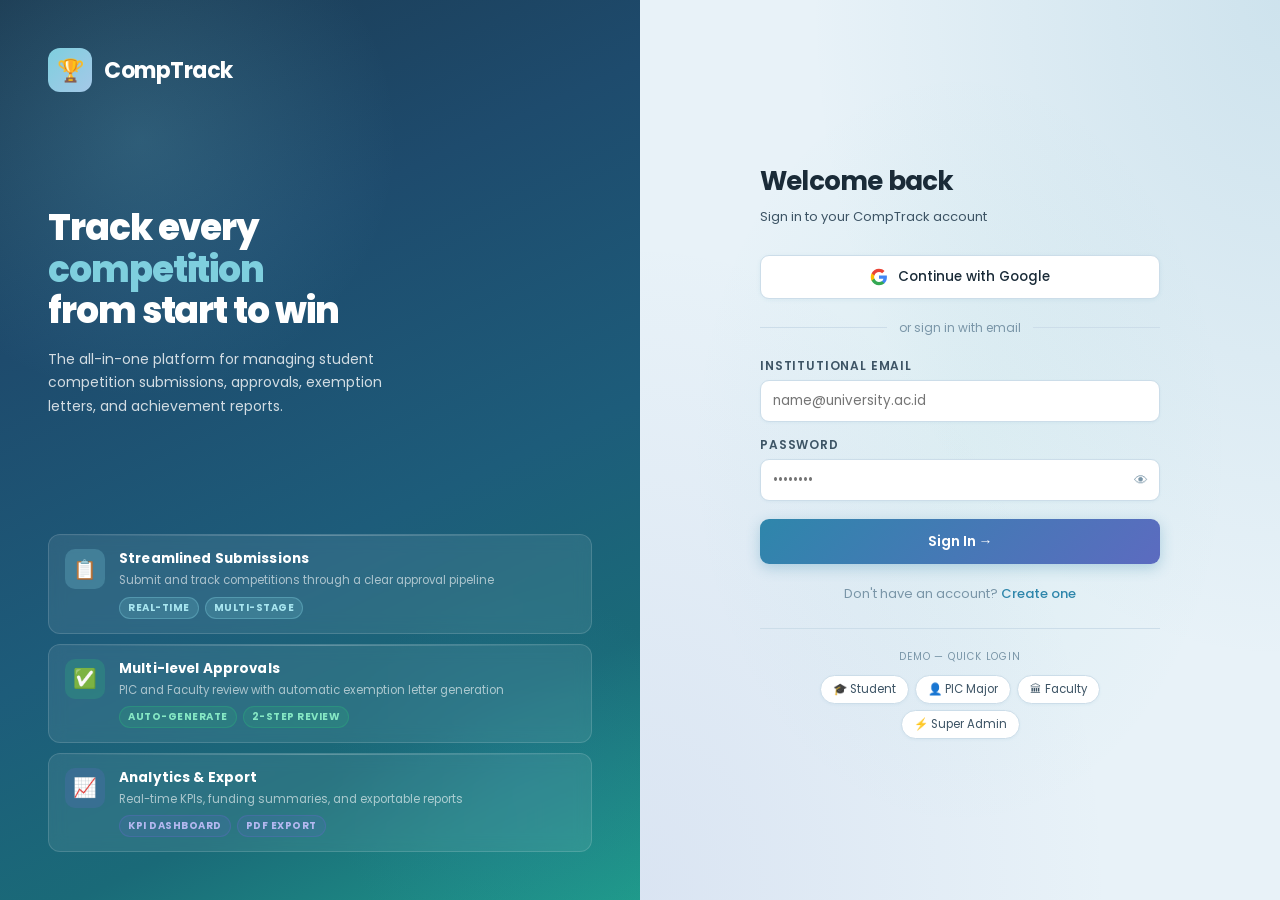
<file: dashboard.html>
<!DOCTYPE html>
<html lang="en">
<head>
<meta charset="UTF-8"><meta name="viewport" content="width=device-width, initial-scale=1.0">
<title>CompTrack — Dashboard</title>
<link rel="stylesheet" href="style.css">
</head>
<body>
<div class="layout">
  <div id="sidebar-wrap"></div>
  <main class="main">
    <div class="topbar">
      <h1 class="page-title">Dashboard</h1>
      <div class="topbar-actions" id="topbar-actions"></div>
    </div>
    <div class="content" id="page-content"></div>
  </main>
</div>
<div id="modal-placeholder"></div>
<script src="app.js"></script>
<script>
const user = requireAuth();
if (user) {
  document.getElementById('sidebar-wrap').innerHTML = buildSidebar('dashboard.html', user);
  document.getElementById('modal-placeholder').innerHTML = MODAL_HTML;

  const role = user.role;
  const competitions = getCompetitions();
  const userKey = getUserKey(user);
  const myComps = role === 'student' ? competitions.filter(c => c.submittedBy === userKey) : competitions;
  const pending = competitions.filter(c => c.status === 'submitted').length;
  const picPending = competitions.filter(c => c.status === 'pic_approved').length;
  const completed = myComps.filter(c => c.status === 'completed').length;
  const totalFunding = myComps.reduce((s,c) => s + (c.funding||0), 0);

  if (role === 'student') {
    document.getElementById('topbar-actions').innerHTML =
      `<a href="submissions.html" class="btn btn-primary btn-sm">+ New Submission</a>`;
  }

  const barData = [4,7,5,9,6,11,8];
  const months = ['Jul','Aug','Sep','Oct','Nov','Jan','Feb'];
  const maxBar = Math.max(...barData);

  document.getElementById('page-content').innerHTML = `
  <div class="stats-grid">
    <div class="stat-card blue">
      <div class="stat-label">Total Submissions</div>
      <div class="stat-value">${myComps.length}</div>
      <div class="stat-sub">All time</div>
    </div>
    <div class="stat-card green">
      <div class="stat-label">Completed</div>
      <div class="stat-value">${completed}</div>
      <div class="stat-sub">With achievement report</div>
    </div>
    <div class="stat-card warn">
      <div class="stat-label">Pending PIC</div>
      <div class="stat-value">${pending}</div>
      <div class="stat-sub">Awaiting approval</div>
    </div>
    ${role !== 'student' ? `<div class="stat-card red">
      <div class="stat-label">Faculty Pending</div>
      <div class="stat-value">${picPending}</div>
      <div class="stat-sub">After PIC approval</div>
    </div>` : `<div class="stat-card teal">
      <div class="stat-label">Total Funding</div>
      <div class="stat-value">${(totalFunding/1e6).toFixed(1)}M</div>
      <div class="stat-sub">IDR requested</div>
    </div>`}
  </div>

  <div class="chart-grid">
    <div class="mini-chart">
      <div class="mini-chart-title">📈 Submissions per Month</div>
      <div class="bar-chart">
        ${barData.map((v,i) => `
          <div class="bar-wrap">
            <div class="bar" style="height:${(v/maxBar)*100}%" title="${v} submissions"></div>
            <div class="bar-label">${months[i]}</div>
          </div>`).join('')}
      </div>
    </div>
    <div class="mini-chart">
      <div class="mini-chart-title">🌐 Level Distribution</div>
      <div class="donut-wrap">
        <svg width="80" height="80" viewBox="0 0 80 80">
          <circle cx="40" cy="40" r="28" fill="none" stroke="#232d45" stroke-width="14"/>
          <circle cx="40" cy="40" r="28" fill="none" stroke="#4f8aff" stroke-width="14"
            stroke-dasharray="${.45*175.9} ${175.9}" stroke-dashoffset="${175.9*.25}" transform="rotate(-90 40 40)"/>
          <circle cx="40" cy="40" r="28" fill="none" stroke="#00d4aa" stroke-width="14"
            stroke-dasharray="${.3*175.9} ${175.9}" stroke-dashoffset="${-175.9*.2}" transform="rotate(-90 40 40)"/>
          <circle cx="40" cy="40" r="28" fill="none" stroke="#7c5cfc" stroke-width="14"
            stroke-dasharray="${.25*175.9} ${175.9}" stroke-dashoffset="${-175.9*.5}" transform="rotate(-90 40 40)"/>
        </svg>
        <div class="donut-legend">
          <div class="legend-item"><div class="legend-dot" style="background:#4f8aff"></div><span class="legend-label">National</span><span class="legend-val">45%</span></div>
          <div class="legend-item"><div class="legend-dot" style="background:#00d4aa"></div><span class="legend-label">Regional</span><span class="legend-val">30%</span></div>
          <div class="legend-item"><div class="legend-dot" style="background:#7c5cfc"></div><span class="legend-label">International</span><span class="legend-val">25%</span></div>
        </div>
      </div>
    </div>
  </div>

  <div class="card">
    <div class="card-title">Recent Submissions</div>
    <div class="table-wrap">
      <table>
        <thead><tr><th>Competition</th><th>Level</th><th>Status</th><th>Date</th><th>Actions</th></tr></thead>
        <tbody>
          ${myComps.slice(0,5).map(c => `
          <tr>
            <td>
              <div class="td-main">${c.name}</div>
              <div style="font-size:11px;color:var(--text3)">${c.id}</div>
            </td>
            <td><span class="level-badge level-${c.level}">${c.level}</span></td>
            <td><span class="status status-${c.status}">${statusLabel(c.status)}</span></td>
            <td style="color:var(--text3);font-size:12px">${c.submittedAt||'Draft'}</td>
            <td><button class="btn btn-ghost btn-sm" onclick="viewDetail('${c.id}',${JSON.stringify(user).replace(/"/g,'&quot;')})">View</button></td>
          </tr>`).join('')}
        </tbody>
      </table>
    </div>
  </div>`;
}
</script>
</body>
</html>
</file>
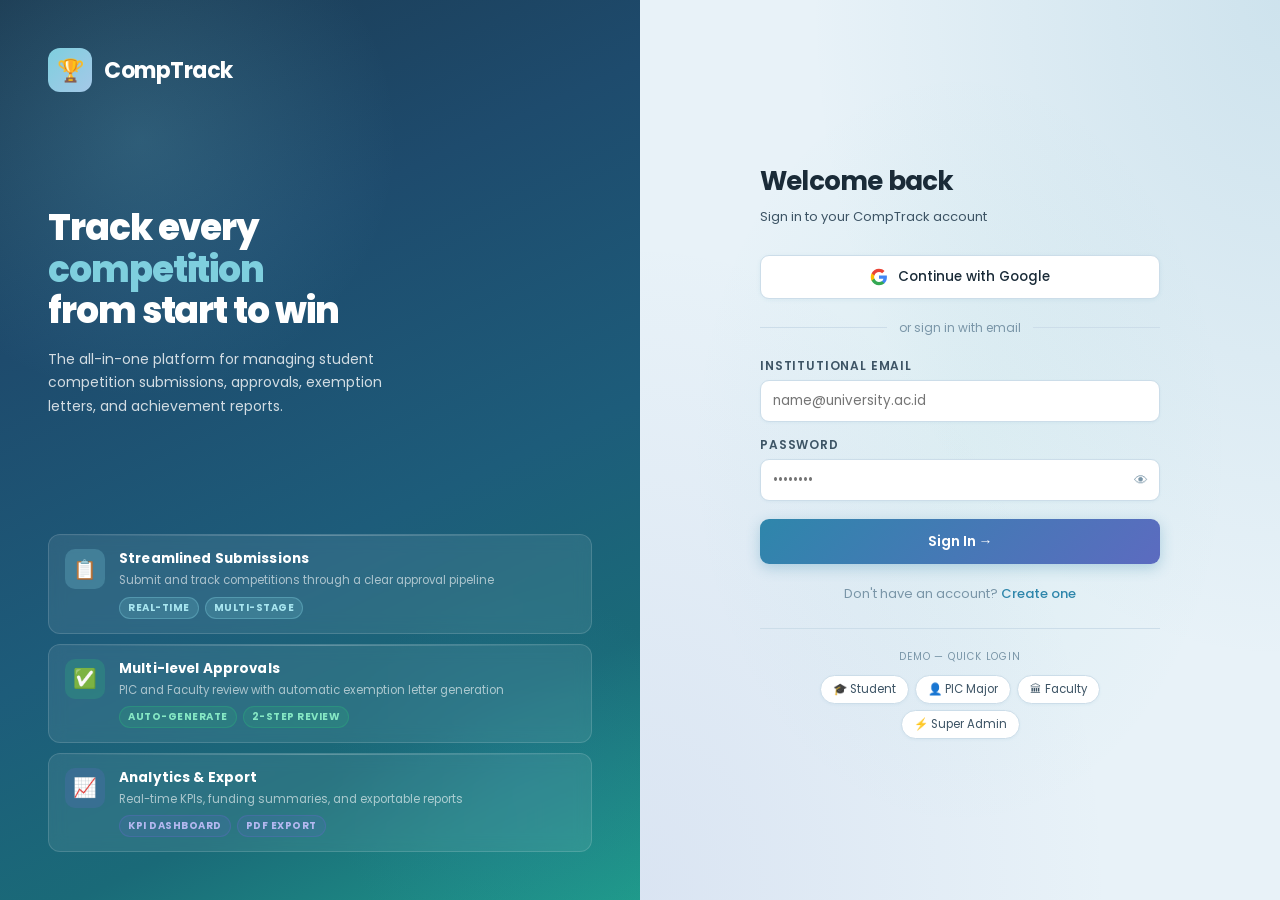
<file: export.html>
<!DOCTYPE html>
<html lang="en">
<head>
<meta charset="UTF-8"><meta name="viewport" content="width=device-width, initial-scale=1.0">
<title>CompTrack — Export Data</title>
<link rel="stylesheet" href="style.css">
</head>
<body>
<div class="layout">
  <div id="sidebar-wrap"></div>
  <main class="main">
    <div class="topbar"><h1 class="page-title">Export Data</h1></div>
    <div class="content" id="page-content"></div>
  </main>
</div>
<script src="app.js"></script>
<script>
const user = requireAuth(['faculty','superadmin']);
if (user) {
  document.getElementById('sidebar-wrap').innerHTML = buildSidebar('export.html', user);
  const competitions = getCompetitions();
  const totalFunding = competitions.reduce((s,c) => s+c.funding, 0);

  document.getElementById('page-content').innerHTML = `
  <div class="card">
    <div class="card-title">Export Competition Data</div>
    <p style="color:var(--text2);margin-bottom:24px">Download reports in CSV or Excel format for external reporting and analysis.</p>
    <div style="display:grid;grid-template-columns:1fr 1fr;gap:16px">
      ${[
        { title:'All Submissions', desc:'Complete records of all competition submissions', icon:'📋', count: competitions.length + ' records' },
        { title:'Achievement Reports', desc:'Post-competition achievements and results', icon:'🏅', count: competitions.filter(c=>c.achievement).length + ' records' },
        { title:'Funding Summary', desc:'Budget allocations and funding requests', icon:'💰', count: 'IDR ' + (totalFunding/1e6).toFixed(0) + 'M total' },
        { title:'KPI Report', desc:'Monthly KPIs, level distributions, and statistics', icon:'📈', count: 'Monthly breakdown' },
        { title:'Exemption Letters', desc:'All generated exemption letter records', icon:'📄', count: competitions.filter(c=>c.letterGenerated).length + ' letters' },
        { title:'User Activity Log', desc:'User actions and approval history', icon:'👥', count: 'Full audit trail' },
      ].map(e => `
      <div class="stat-card blue" style="cursor:default">
        <div style="font-size:32px;margin-bottom:10px">${e.icon}</div>
        <div style="font-weight:600;font-size:15px;margin-bottom:4px">${e.title}</div>
        <div style="font-size:12px;color:var(--text2);margin-bottom:6px">${e.desc}</div>
        <div style="font-size:11px;color:var(--text3);margin-bottom:14px">${e.count}</div>
        <div style="display:flex;gap:8px">
          <button class="btn btn-ghost btn-sm" onclick="doExport('${e.title}','csv')">⬇ CSV</button>
          <button class="btn btn-primary btn-sm" onclick="doExport('${e.title}','excel')">⬇ Excel</button>
        </div>
      </div>`).join('')}
    </div>
  </div>

  <div class="card">
    <div class="card-title">Quick Preview — All Submissions</div>
    <div class="table-wrap">
      <table>
        <thead><tr><th>ID</th><th>Competition</th><th>Major</th><th>Level</th><th>Funding</th><th>Status</th></tr></thead>
        <tbody>
          ${competitions.map(c => `
          <tr>
            <td style="font-size:11px;color:var(--text3)">${c.id}</td>
            <td><div class="td-main">${c.name}</div></td>
            <td>${c.major}</td>
            <td><span class="level-badge level-${c.level}">${c.level}</span></td>
            <td>IDR ${(c.funding/1e6).toFixed(1)}M</td>
            <td><span class="status status-${c.status}">${statusLabel(c.status)}</span></td>
          </tr>`).join('')}
        </tbody>
      </table>
    </div>
    <div style="margin-top:16px;display:flex;justify-content:flex-end;gap:10px">
      <button class="btn btn-ghost" onclick="doExport('All Submissions','csv')">⬇ Export as CSV</button>
      <button class="btn btn-primary" onclick="doExport('All Submissions','excel')">⬇ Export as Excel</button>
    </div>
  </div>`;
}

function doExport(title, format) {
  const competitions = getCompetitions();
  let rows = [];
  let filename = `comptrack-${title.toLowerCase().replace(/\s/g,'-')}`;

  if (title === 'User Activity Log') {
    const log = getActivityLog();
    rows = [['Timestamp','User','Email','Role','Action','Detail']];
    if (log.length === 0) {
      toast('No activity log entries yet', 'info'); return;
    }
    log.slice().reverse().forEach(e => rows.push([
      new Date(e.timestamp).toLocaleString(),
      e.user, e.email, e.role, e.action, e.detail
    ]));
  } else if (title === 'Funding Summary') {
    rows = [['ID','Competition','Major','Level','Funding (IDR)','Status']];
    competitions.forEach(c => rows.push([c.id, c.name, c.major, c.level, c.funding, statusLabel(c.status)]));
  } else if (title === 'Achievement Reports') {
    const achieved = competitions.filter(c => c.achievement);
    rows = [['ID','Competition','Major','Level','Achievement','Organizer']];
    achieved.forEach(c => rows.push([c.id, c.name, c.major, c.level, c.achievement, c.organizer]));
  } else if (title === 'KPI Report') {
    rows = [['Major','Total Submissions','Approved','Rejected','Pending','Total Funding (IDR)']];
    const majors = [...new Set(competitions.map(c => c.major))];
    majors.forEach(m => {
      const mc = competitions.filter(c => c.major === m);
      rows.push([m, mc.length,
        mc.filter(c => c.status.includes('approved') || c.status === 'completed').length,
        mc.filter(c => c.status.includes('rejected')).length,
        mc.filter(c => c.status === 'submitted').length,
        mc.reduce((s,c) => s + c.funding, 0)
      ]);
    });
  } else if (title === 'Exemption Letters') {
    rows = [['ID','Competition','Leader NIM','Major','Date Generated','Status']];
    competitions.filter(c => c.letterGenerated).forEach(c => rows.push([
      c.id, c.name, c.leader, c.major,
      c.history.find(h => h.status === 'letter_generated')?.date || '—',
      'Generated'
    ]));
  } else {
    // All Submissions (default)
    rows = [['ID','Name','Organizer','Level','Category','Status','Funding (IDR)','Exemption Requested','Major','Submitted At']];
    competitions.forEach(c => rows.push([
      c.id, c.name, c.organizer, c.level, c.category,
      statusLabel(c.status), c.funding,
      c.exemption ? 'Yes' : 'No', c.major, c.submittedAt || '—'
    ]));
  }

  const csv = rows.map(r => r.map(v => `"${String(v).replace(/"/g,'""')}"`).join(',')).join('\n');
  const blob = new Blob([csv], { type: 'text/csv' });
  const a = document.createElement('a');
  a.href = URL.createObjectURL(blob);
  a.download = `${filename}.csv`;
  a.click();
  logActivity('Data Exported', `Exported "${title}" as ${format.toUpperCase()}`);
  toast(`"${title}" exported ✓`, 'success');
}
</script>
</body>
</html>
</file>
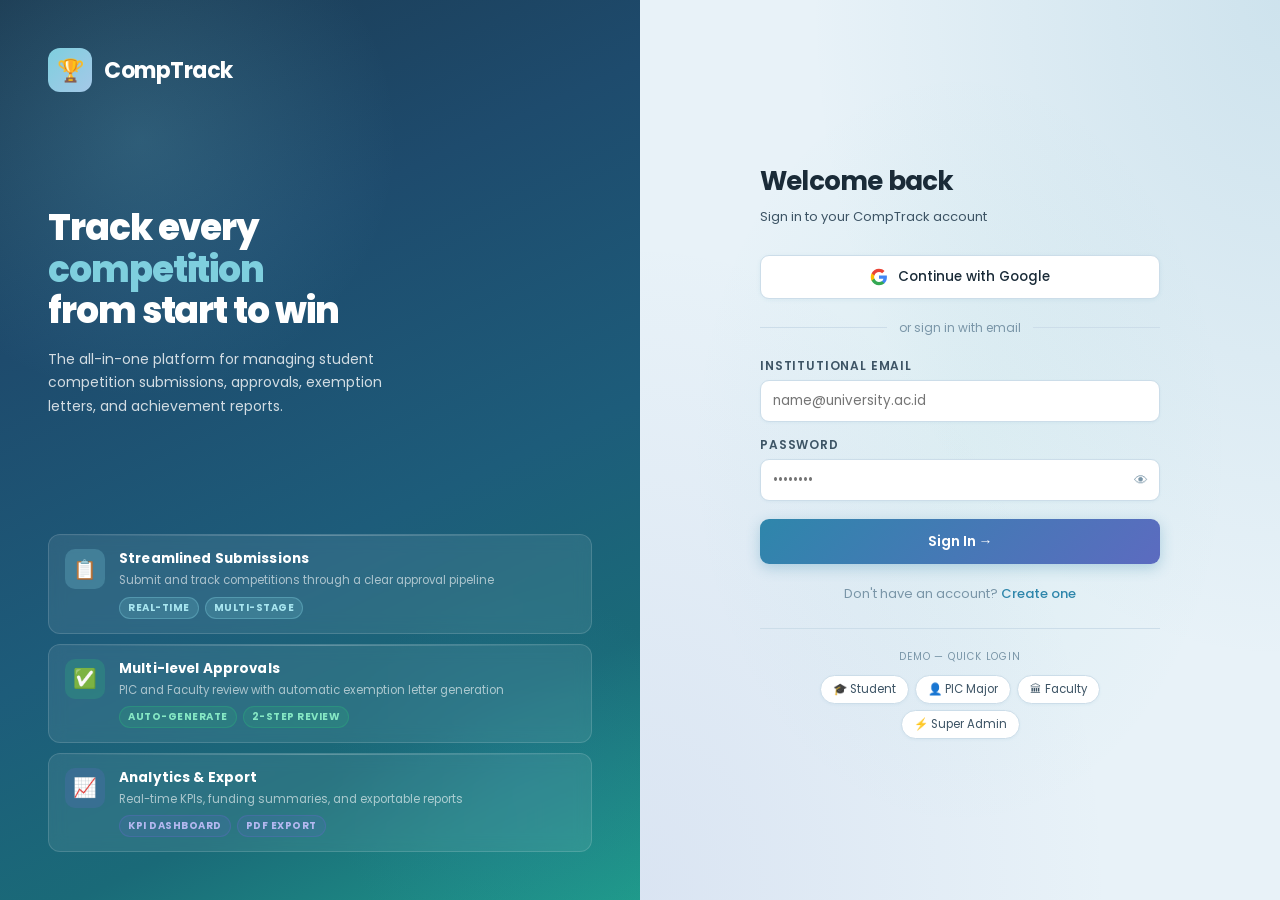
<file: faculty-review.html>
<!DOCTYPE html>
<html lang="en">
<head>
<meta charset="UTF-8"><meta name="viewport" content="width=device-width, initial-scale=1.0">
<title>CompTrack — Faculty Review</title>
<link rel="stylesheet" href="style.css">
</head>
<body>
<div class="layout">
  <div id="sidebar-wrap"></div>
  <main class="main">
    <div class="topbar">
      <h1 class="page-title">Faculty Review</h1>
      <div class="topbar-actions">
        <div class="search-bar"><input id="search-input" placeholder="Search..." oninput="renderPage()"></div>
      </div>
    </div>
    <div class="content" id="page-content"></div>
  </main>
</div>
<div id="modal-placeholder"></div>
<script src="app.js"></script>
<script>
const user = requireAuth(['faculty','superadmin']);
if (user) {
  document.getElementById('sidebar-wrap').innerHTML = buildSidebar('faculty-review.html', user);
  document.getElementById('modal-placeholder').innerHTML = MODAL_HTML;
  renderPage();
}

function renderPage() {
  const q = document.getElementById('search-input')?.value?.toLowerCase()||'';
  const competitions = getCompetitions();
  let pending = competitions.filter(c => c.status === 'pic_approved');
  if (q) pending = pending.filter(c => c.name.toLowerCase().includes(q)||c.id.toLowerCase().includes(q));

  document.getElementById('page-content').innerHTML = pending.length ? `
  <div class="card">
    <div class="card-title">PIC-Approved — Awaiting Faculty Review <span style="color:var(--accent);font-size:14px;font-family:var(--font-sans)">(${pending.length})</span></div>
    <div class="table-wrap">
      <table>
        <thead><tr><th>ID</th><th>Competition</th><th>Major</th><th>Funding</th><th>Exemption</th><th>Actions</th></tr></thead>
        <tbody>
          ${pending.map(c => `
          <tr>
            <td style="font-size:11px;color:var(--text3)">${c.id}</td>
            <td><div class="td-main">${c.name}</div><div style="font-size:11px;color:var(--text3)">${c.organizer} · <span class="level-badge level-${c.level}">${c.level}</span></div></td>
            <td>${c.major}</td>
            <td>IDR ${c.funding.toLocaleString()}</td>
            <td>${c.exemption?'<span style="color:var(--warn)">Yes — Letter Needed</span>':'No'}</td>
            <td style="display:flex;gap:6px">
              <button class="btn btn-ghost btn-sm" onclick="viewDetail('${c.id}',${JSON.stringify(user).replace(/"/g,'&quot;')})">View</button>
              <button class="btn btn-success btn-sm" onclick="doApprove('${c.id}','faculty')">Approve${c.exemption?' + Letter':''}</button>
              <button class="btn btn-danger btn-sm" onclick="openRejectModal('${c.id}','faculty')">Reject</button>
            </td>
          </tr>`).join('')}
        </tbody>
      </table>
    </div>
  </div>` : `
  <div class="empty-state">
    <div class="empty-icon">✅</div>
    <div class="empty-title">No submissions for review</div>
    <div class="empty-sub">All PIC-approved submissions have been processed</div>
  </div>`;
}
</script>
</body>
</html>
</file>
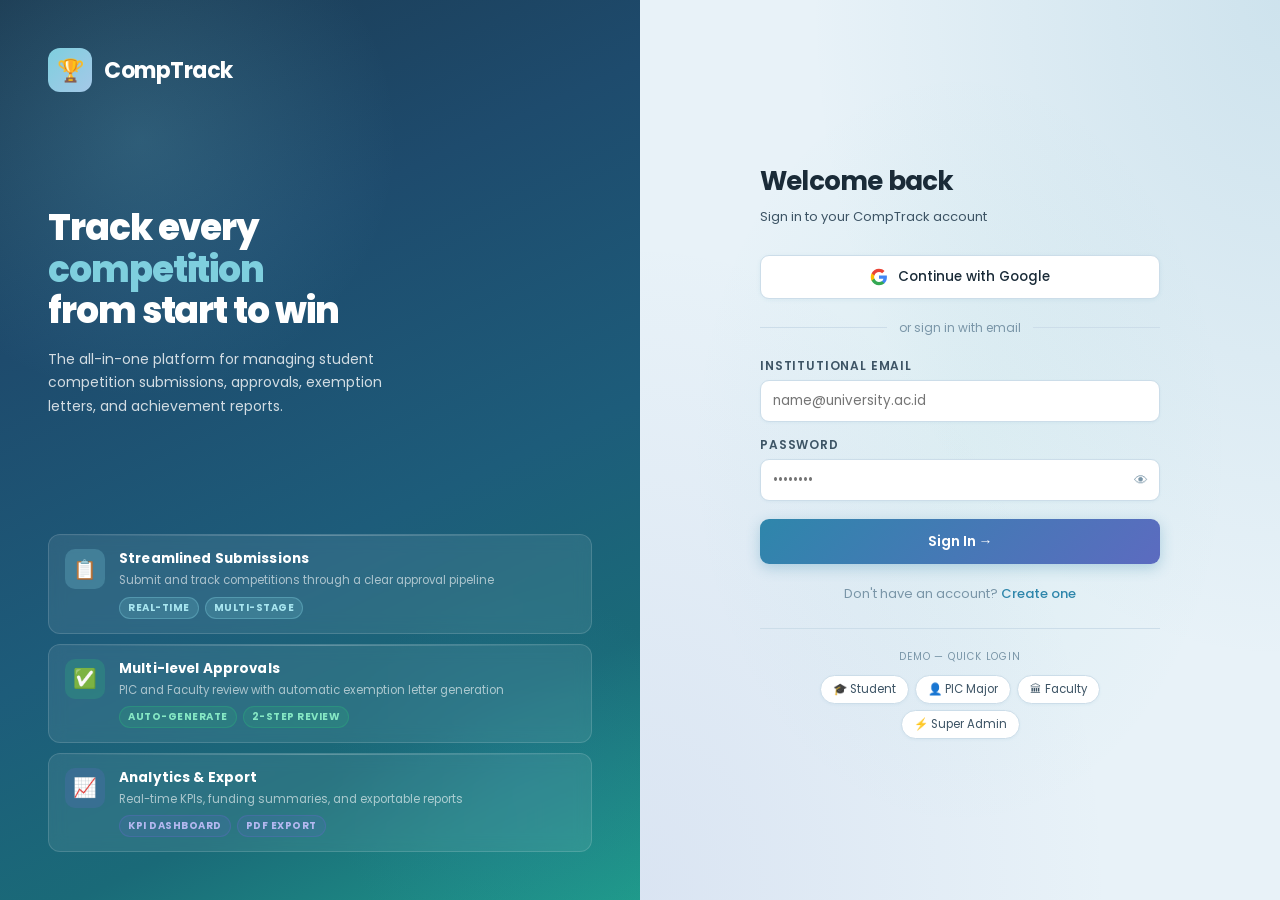
<file: notifications.html>
<!DOCTYPE html>
<html lang="en">
<head>
<meta charset="UTF-8"><meta name="viewport" content="width=device-width, initial-scale=1.0">
<title>CompTrack — Notifications</title>
<link rel="stylesheet" href="style.css">
</head>
<body>
<div class="layout">
  <div id="sidebar-wrap"></div>
  <main class="main">
    <div class="topbar">
      <h1 class="page-title">Notifications</h1>
      <div class="topbar-actions">
        <button class="btn btn-ghost btn-sm" onclick="markAllRead()">Mark all read</button>
      </div>
    </div>
    <div class="content" id="page-content"></div>
  </main>
</div>
<script src="app.js"></script>
<script>
const user = requireAuth();
if (user) {
  document.getElementById('sidebar-wrap').innerHTML = buildSidebar('notifications.html', user);
  renderPage();
}

function renderPage() {
  const notifs = getMyNotifications(user);
  const readSet = getNotifReadSet();

  if (!notifs.length) {
    document.getElementById('page-content').innerHTML = `
    <div class="empty-state">
      <div class="empty-icon">🔔</div>
      <div class="empty-title">No notifications yet</div>
      <div class="empty-sub">Activity from submissions and approvals will appear here</div>
    </div>`;
    return;
  }

  const unread = notifs.filter(n => !readSet.has(n.id));
  const read   = notifs.filter(n =>  readSet.has(n.id));

  document.getElementById('page-content').innerHTML = `
  ${unread.length ? `
  <div class="card" style="margin-bottom:0;border-bottom-left-radius:0;border-bottom-right-radius:0;border-bottom:none">
    <div class="card-title" style="display:flex;align-items:center;gap:8px">
      Unread <span class="badge" style="position:static;transform:none">${unread.length}</span>
    </div>
    <div class="notif-list">${unread.map(n => notifRow(n, false)).join('')}</div>
  </div>` : ''}

  <div class="card" style="${unread.length ? 'border-top-left-radius:0;border-top-right-radius:0' : ''}">
    ${read.length ? `
    <div class="card-title" style="color:var(--text3)">Earlier</div>
    <div class="notif-list">${read.map(n => notifRow(n, true)).join('')}</div>
    ` : `<div style="color:var(--text3);font-size:13px;padding:8px 0">No older notifications</div>`}
  </div>`;
}

function notifRow(n, isRead) {
  return `
  <div class="notif-item${isRead ? ' notif-read' : ''}" id="notif-${n.id}" onclick="markRead('${n.id}')">
    <div class="notif-icon">${n.icon}</div>
    <div class="notif-content" style="flex:1">
      <div class="notif-title" style="${isRead ? 'color:var(--text2)' : 'color:var(--text)'}">${n.title}</div>
      <div class="notif-time">${n.time}</div>
    </div>
    ${!isRead ? '<div class="notif-dot"></div>' : ''}
    ${n.link ? `<a href="${n.link}" class="btn btn-ghost btn-sm" onclick="event.stopPropagation()">View</a>` : ''}
  </div>`;
}

function markRead(id) {
  const readSet = getNotifReadSet();
  readSet.add(id);
  saveNotifReadSet(readSet);
  renderPage();
  // Update sidebar badge live
  document.getElementById('sidebar-wrap').innerHTML = buildSidebar('notifications.html', user);
}

function markAllRead() {
  const notifs = getMyNotifications(user);
  const readSet = getNotifReadSet();
  notifs.forEach(n => readSet.add(n.id));
  saveNotifReadSet(readSet);
  renderPage();
  document.getElementById('sidebar-wrap').innerHTML = buildSidebar('notifications.html', user);
  toast('All notifications marked as read', 'info');
}
</script>
</body>
</html>
</file>
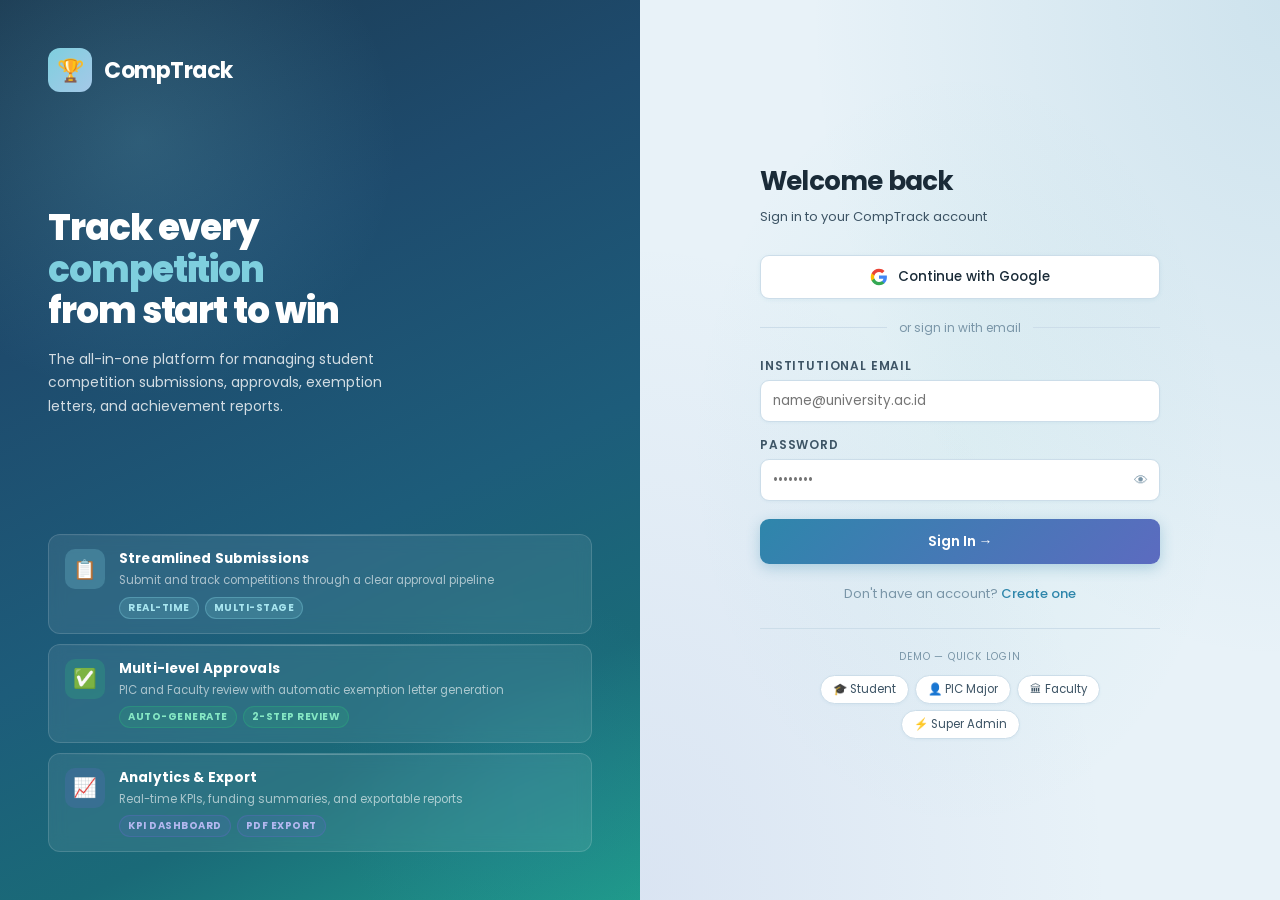
<file: submissions.html>
<!DOCTYPE html>
<html lang="en">
<head>
<meta charset="UTF-8"><meta name="viewport" content="width=device-width, initial-scale=1.0">
<title>CompTrack — My Submissions</title>
<link rel="stylesheet" href="style.css">
</head>
<body>
<div class="layout">
  <div id="sidebar-wrap"></div>
  <main class="main">
    <div class="topbar">
      <h1 class="page-title">My Submissions</h1>
      <div class="topbar-actions">
        <button class="btn btn-primary btn-sm" onclick="openSubmissionForm()">+ New Submission</button>
      </div>
    </div>
    <div class="content" id="page-content"></div>
  </main>
</div>
<div id="modal-placeholder"></div>
<script src="app.js"></script>
<script>
const user = requireAuth(['student']);
if (user) {
  document.getElementById('sidebar-wrap').innerHTML = buildSidebar('submissions.html', user);
  document.getElementById('modal-placeholder').innerHTML = MODAL_HTML;
  renderPage();
}

let membersList = [];

function renderPage() {
  const userKey = getUserKey(user);
  const competitions = getCompetitions();
  const myComps = competitions.filter(c => c.submittedBy === userKey);

  document.getElementById('page-content').innerHTML = myComps.length ? `
  <div class="filters" id="filter-row">
    ${['all','draft','submitted','pic_approved','faculty_approved','completed'].map((s,i) =>
      `<button class="filter-chip${i===0?' active':''}" onclick="applyFilter(this,'${s}')">${s==='all'?'All':statusLabel(s)}</button>`
    ).join('')}
  </div>
  <div class="card">
    <div class="table-wrap">
      <table>
        <thead><tr><th>ID</th><th>Competition</th><th>Level</th><th>Funding</th><th>Status</th><th>Exemption</th><th>Actions</th></tr></thead>
        <tbody id="sub-table">${renderRows(myComps)}</tbody>
      </table>
    </div>
  </div>` : `
  <div class="empty-state">
    <div class="empty-icon">📋</div>
    <div class="empty-title">No Submissions Yet</div>
    <div class="empty-sub">Click "+ New Submission" to get started</div>
  </div>`;
}

function renderRows(list) {
  return list.map(c => `
  <tr>
    <td style="font-size:11px;color:var(--text3)">${c.id}</td>
    <td><div class="td-main">${c.name}</div><div style="font-size:11px;color:var(--text3)">${c.organizer}</div></td>
    <td><span class="level-badge level-${c.level}">${c.level}</span></td>
    <td>IDR ${(c.funding/1e6).toFixed(1)}M</td>
    <td><span class="status status-${c.status}">${statusLabel(c.status)}</span></td>
    <td>${c.exemption?'✅':'—'}</td>
    <td style="display:flex;gap:6px;flex-wrap:wrap">
      <button class="btn btn-ghost btn-sm" onclick="viewDetail('${c.id}',${JSON.stringify(user).replace(/"/g,'&quot;')})">Detail</button>
      ${c.status==='draft'?`<button class="btn btn-primary btn-sm" onclick="submitComp('${c.id}')">Submit</button>`:''}
      ${c.status==='draft'||c.status==='pic_rejected'?`<button class="btn btn-ghost btn-sm" onclick="openSubmissionForm('${c.id}')">Edit</button>`:''}
      ${c.letterGenerated?`<button class="btn btn-accent btn-sm" onclick="downloadLetter('${c.id}')">📄 Letter</button>`:''}
      ${(c.status==='faculty_approved'||c.status==='pic_approved')&&!c.achievement?`<button class="btn btn-success btn-sm" onclick="openAchievementForm('${c.id}')">Report</button>`:''}
    </td>
  </tr>`).join('');
}

function applyFilter(el, status) {
  document.querySelectorAll('.filter-chip').forEach(e => e.classList.remove('active'));
  el.classList.add('active');
  const userKey = getUserKey(user);
  const all = getCompetitions().filter(c => c.submittedBy === userKey);
  const filtered = status === 'all' ? all : all.filter(c => c.status === status);
  document.getElementById('sub-table').innerHTML = renderRows(filtered);
}

function submitComp(id) {
  const competitions = getCompetitions();
  const comp = competitions.find(c => c.id === id);
  if (!comp) return;
  comp.status = 'submitted';
  comp.submittedAt = new Date().toISOString().slice(0,10);
  comp.history.push({ status:'submitted', date:comp.submittedAt, actor:user.name });
  saveCompetitions(competitions);
  toast(`${comp.id} submitted for PIC review`, 'success');
  renderPage();
}

function openSubmissionForm(editId) {
  const competitions = getCompetitions();
  const e = editId ? competitions.find(c => c.id === editId) : null;
  membersList = e ? [...e.members] : [];

  openModal(e ? 'Edit Submission' : 'New Competition Submission', `
  <div class="form-grid">
    <div class="form-group full"><label>Competition Name *</label><input id="f-name" value="${e?.name||''}"></div>
    <div class="form-group"><label>Organizer *</label><input id="f-org" value="${e?.organizer||''}"></div>
    <div class="form-group"><label>Level *</label>
      <select id="f-level">${['regional','national','international'].map(l=>`<option value="${l}" ${e?.level===l?'selected':''}>${l[0].toUpperCase()+l.slice(1)}</option>`).join('')}</select>
    </div>
    <div class="form-group"><label>Category</label>
      <select id="f-cat">${['Technology','Business','Research','Arts','Science','Other'].map(c=>`<option ${e?.category===c?'selected':''}>${c}</option>`).join('')}</select>
    </div>
    <div class="form-group"><label>Start Date *</label><input type="date" id="f-start" value="${e?.dateStart||''}"></div>
    <div class="form-group"><label>End Date *</label><input type="date" id="f-end" value="${e?.dateEnd||''}"></div>
    <div class="form-group full">
      <label>Team Members (NIM) *</label>
      <div style="display:flex;gap:8px">
        <input id="f-nim" placeholder="Enter NIM..." style="flex:1" type="text" inputmode="numeric" pattern="[0-9]*" oninput="this.value=this.value.replace(/[^0-9]/g,'')">
        <button class="btn btn-ghost" onclick="addMember()">Add</button>
      </div>
      <div class="member-tags" id="member-tags">${renderMemberTags()}</div>
    </div>
    <div class="form-group"><label>Team Leader NIM *</label><input id="f-leader" value="${e?.leader||user.nim||''}" type="text" inputmode="numeric" pattern="[0-9]*" oninput="this.value=this.value.replace(/[^0-9]/g,'')"></div>
    <div class="form-group"><label>Estimated Funding (IDR)</label><input type="number" id="f-funding" value="${e?.funding||''}"></div>
    <div class="form-group full"><label>Proposal Link</label><input id="f-link" placeholder="https://drive.google.com/..." value="${e?.proposalLink||''}"></div>
    <div class="form-group full"><label>Exemption Request</label>
      <select id="f-disp">
        <option value="1" ${e?.exemption?'selected':''}>Yes – Request Exemption Letter</option>
        <option value="0" ${!e?.exemption?'selected':''}>No</option>
      </select>
    </div>
    <div class="form-group full"><label>Supporting Documents</label>
      <div class="file-drop-zone" id="drop-f-docs" onclick="document.getElementById('f-docs').click()"
        ondragover="event.preventDefault();this.classList.add('drag-over')"
        ondragleave="this.classList.remove('drag-over')"
        ondrop="handleFileDrop(event,'f-docs')">
        <input type="file" id="f-docs" multiple accept=".pdf,.jpg,.jpeg,.png" style="display:none"
          onchange="handleFileSelect(this,'drop-f-docs')">
        <div class="file-drop-icon">📎</div>
        <div class="file-drop-text">Click or drag files here</div>
        <div class="file-drop-sub">PDF, JPG, PNG accepted · Multiple files allowed</div>
      </div>
      <div class="file-preview" id="preview-f-docs" style="display:none"></div>
    </div>
  </div>`,
  `<button class="btn btn-ghost" onclick="closeModalDirect()">Cancel</button>
   <button class="btn btn-ghost" onclick="saveSubmission('draft','${editId||''}')">Save as Draft</button>
   <button class="btn btn-primary" onclick="saveSubmission('submit','${editId||''}')">Submit</button>`);
}

function renderMemberTags() {
  return membersList.map(nim =>
    `<div class="member-tag">${memberName(nim)||nim} <span class="member-tag-remove" onclick="removeMember('${nim}')">×</span></div>`
  ).join('');
}

function addMember() {
  const nim = document.getElementById('f-nim').value.trim();
  if (!nim) return;
  if (!membersList.includes(nim)) { membersList.push(nim); }
  document.getElementById('f-nim').value = '';
  document.getElementById('member-tags').innerHTML = renderMemberTags();
}

function removeMember(nim) {
  membersList = membersList.filter(m => m !== nim);
  document.getElementById('member-tags').innerHTML = renderMemberTags();
}

function saveSubmission(action, existingId) {
  const name = document.getElementById('f-name')?.value?.trim();
  if (!name) { toast('Competition name is required', 'error'); return; }
  const competitions = getCompetitions();
  const date = new Date().toISOString().slice(0,10);
  const userKey = getUserKey(user);

  if (existingId) {
    const comp = competitions.find(c => c.id === existingId);
    if (comp) {
      comp.name = name;
      comp.organizer = document.getElementById('f-org').value;
      comp.level = document.getElementById('f-level').value;
      comp.category = document.getElementById('f-cat').value;
      comp.dateStart = document.getElementById('f-start').value;
      comp.dateEnd = document.getElementById('f-end').value;
      comp.members = [...membersList];
      comp.leader = document.getElementById('f-leader').value;
      comp.funding = Number(document.getElementById('f-funding').value)||0;
      comp.proposalLink = document.getElementById('f-link').value;
      comp.exemption = document.getElementById('f-disp').value === '1';
      if (action === 'submit') {
        comp.status = 'submitted'; comp.submittedAt = date;
        comp.history.push({ status:'submitted', date, actor:user.name });
      }
    }
  } else {
    const newId = 'COMP-' + new Date().getFullYear() + '-' + String(competitions.length+1).padStart(3,'0');
    competitions.push({
      id: newId, name,
      organizer: document.getElementById('f-org').value,
      level: document.getElementById('f-level').value,
      category: document.getElementById('f-cat').value,
      dateStart: document.getElementById('f-start').value,
      dateEnd: document.getElementById('f-end').value,
      members: [...membersList],
      leader: document.getElementById('f-leader').value,
      proposalLink: document.getElementById('f-link').value,
      funding: Number(document.getElementById('f-funding').value)||0,
      exemption: document.getElementById('f-disp').value === '1',
      status: action==='submit' ? 'submitted' : 'draft',
      letterGenerated: false,
      submittedAt: action==='submit' ? date : null,
      picNote:'', facultyNote:'', major: user.major||'Informatics',
      submittedBy: userKey, achievement: null,
      history: action==='submit' ? [{status:'submitted',date,actor:user.name}] : []
    });
  }
  saveCompetitions(competitions);
  closeModalDirect();
  const actionLabel = action === 'submit' ? 'Submission Submitted' : 'Draft Saved';
  const compName = name;
  logActivity(actionLabel, `${existingId ? 'Updated' : 'New'} submission: "${compName}" ${existingId ? '(' + existingId + ')' : ''}`);
  toast(action==='submit' ? 'Submission submitted! 🎉' : 'Draft saved', 'success');
  renderPage();
}

function openAchievementForm(id) {
  openModal('Report Achievement', `
  <p style="color:var(--text2);margin-bottom:20px">Submit your post-competition achievement report.</p>
  <div class="form-grid">
    <div class="form-group full"><label>Final Result *</label>
      <select id="ach-result"><option>Winner</option><option>Runner-up</option><option>Finalist</option><option>Participant</option></select>
    </div>
    ${buildFileUploadField('ach-cert', 'Certificate Upload')}
    ${buildFileUploadField('ach-docs', 'Documentation Upload')}
    <div class="form-group full"><label>Notes</label><textarea id="ach-notes" placeholder="Additional information..."></textarea></div>
  </div>`,
  `<button class="btn btn-ghost" onclick="closeModalDirect()">Cancel</button>
   <button class="btn btn-success" onclick="submitAchievement('${id}')">Submit Report</button>`);
}

function submitAchievement(id) {
  const result = document.getElementById('ach-result')?.value||'Participant';
  const hasCert = document.getElementById('ach-cert')?.files?.length > 0;
  const hasDocs = document.getElementById('ach-docs')?.files?.length > 0;
  const competitions = getCompetitions();
  const comp = competitions.find(c => c.id === id);
  if (!comp) return;
  comp.achievement = { result, certificate: hasCert, documentation: hasDocs, reportedAt: new Date().toISOString().slice(0,10) };
  comp.status = 'completed';
  comp.history.push({ status:'completed', date:new Date().toISOString().slice(0,10), actor:user.name });
  saveCompetitions(competitions);
  closeModalDirect();
  toast('Achievement reported! Status: Completed 🎉', 'success');
  renderPage();
}
</script>
</body>
</html>
</file>
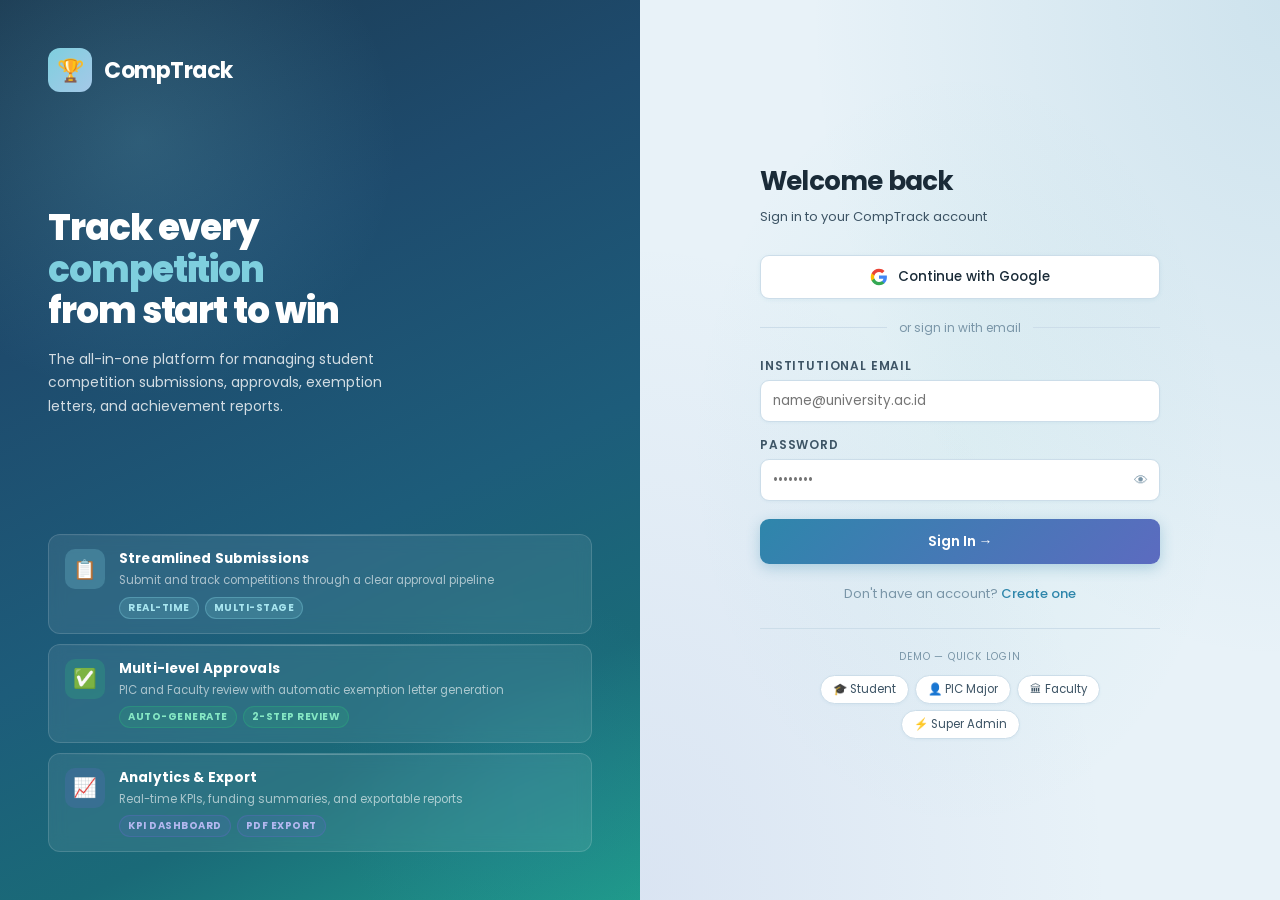
<file: users.html>
<!DOCTYPE html>
<html lang="en">
<head>
<meta charset="UTF-8"><meta name="viewport" content="width=device-width, initial-scale=1.0">
<title>CompTrack — User Management</title>
<link rel="stylesheet" href="style.css">
</head>
<body>
<div class="layout">
  <div id="sidebar-wrap"></div>
  <main class="main">
    <div class="topbar">
      <h1 class="page-title">User Management</h1>
      <div class="topbar-actions">
        <button class="btn btn-primary btn-sm" onclick="toast('Invite user feature coming soon','info')">+ Invite User</button>
      </div>
    </div>
    <div class="content" id="page-content"></div>
  </main>
</div>
<div id="modal-placeholder"></div>
<script src="app.js"></script>
<script>
const user = requireAuth(['superadmin']);
if (user) {
  document.getElementById('sidebar-wrap').innerHTML = buildSidebar('users.html', user);
  document.getElementById('modal-placeholder').innerHTML = MODAL_HTML;

  const allUsers = Object.values(USERS);

  document.getElementById('page-content').innerHTML = `
  <div class="stats-grid">
    <div class="stat-card blue"><div class="stat-label">Total Users</div><div class="stat-value">${allUsers.length}</div></div>
    <div class="stat-card green"><div class="stat-label">Students</div><div class="stat-value">${allUsers.filter(u=>u.role==='student').length}</div></div>
    <div class="stat-card warn"><div class="stat-label">PIC / Faculty</div><div class="stat-value">${allUsers.filter(u=>u.role==='pic'||u.role==='faculty').length}</div></div>
    <div class="stat-card teal"><div class="stat-label">Admins</div><div class="stat-value">${allUsers.filter(u=>u.role==='superadmin').length}</div></div>
  </div>
  <div class="card">
    <div class="card-title">All Users</div>
    <div class="table-wrap">
      <table>
        <thead><tr><th>Name</th><th>NIM/ID</th><th>Email</th><th>Major</th><th>Role</th><th>Actions</th></tr></thead>
        <tbody>
          ${allUsers.map(u => `
          <tr>
            <td>
              <div style="display:flex;align-items:center;gap:10px">
                <div class="user-avatar" style="width:32px;height:32px;font-size:13px;background:${u.color}">${u.name.charAt(0)}</div>
                <span class="td-main">${u.name}</span>
              </div>
            </td>
            <td style="color:var(--text2)">${u.nim||'—'}</td>
            <td style="font-size:12px;color:var(--text3)">${u.email}</td>
            <td>${u.major||'—'}</td>
            <td><span class="status status-submitted">${roleLabel(u.role)}</span></td>
            <td style="display:flex;gap:6px">
              <button class="btn btn-ghost btn-sm" onclick="toast('Edit user feature coming soon','info')">Edit</button>
              <button class="btn btn-danger btn-sm" onclick="toast('Account disabled (demo)','info')">Disable</button>
            </td>
          </tr>`).join('')}
        </tbody>
      </table>
    </div>
  </div>`;
}
</script>
</body>
</html>
</file>
<file: style.css>
@import url('https://fonts.googleapis.com/css2?family=Poppins:ital,wght@0,300;0,400;0,500;0,600;0,700;0,800;1,400&display=swap');

:root {
  --bg:       #eef4f7;
  --surface:  #ffffff;
  --surface2: #f4f8fb;
  --surface3: #e3edf5;
  --border:   #ccdde9;
  --accent:   #2e86ab;
  --accent2:  #5c6bc0;
  --accent3:  #26a69a;
  --warn:     #f4a261;
  --danger:   #e05c5c;
  --success:  #2cb67d;
  --text:     #1a2b38;
  --text2:    #3d5465;
  --text3:    #7a96a8;
  --font-serif: 'Poppins', sans-serif;
  --font-sans:  'Poppins', sans-serif;
  --radius:    14px;
  --radius-sm:  9px;
  --shadow: 0 8px 32px rgba(46,134,171,0.12);
}

* { box-sizing: border-box; margin: 0; padding: 0; }

body {
  background: #e8f2f8;
  background-image:
    radial-gradient(ellipse at 0%   0%,   rgba(46,134,171,0.14) 0%, transparent 52%),
    radial-gradient(ellipse at 100% 100%, rgba(92,107,192,0.12) 0%, transparent 52%),
    radial-gradient(ellipse at 65%  15%,  rgba(38,166,154,0.08) 0%, transparent 38%);
  color: var(--text);
  font-family: var(--font-sans);
  font-size: 14px;
  min-height: 100vh;
  overflow-x: hidden;
}

/* ── LAYOUT ── */
.layout {
  display: grid;
  grid-template-columns: 240px 1fr;
  min-height: 100vh;
}

/* ── SIDEBAR ── */
.sidebar {
  background: linear-gradient(175deg, #1b3a52 0%, #1e4b6d 38%, #1d5c7a 70%, #1a6878 100%);
  border-right: none;
  display: flex;
  flex-direction: column;
  position: sticky;
  top: 0;
  height: 100vh;
  overflow-y: auto;
  box-shadow: 4px 0 28px rgba(27,58,82,0.22);
}

.sidebar-header {
  padding: 24px 20px;
  border-bottom: 1px solid rgba(255,255,255,0.1);
  display: flex;
  align-items: center;
  gap: 12px;
  text-decoration: none;
}

.sidebar-logo {
  width: 38px; height: 38px;
  background: linear-gradient(135deg, #7ecfde, #a5c8e8);
  border-radius: 11px;
  display: flex; align-items: center; justify-content: center;
  font-size: 19px; flex-shrink: 0;
  box-shadow: 0 4px 14px rgba(126,207,222,0.4);
}

.sidebar-name {
  font-family: var(--font-sans);
  font-size: 17px;
  font-weight: 700;
  color: #fff;
  letter-spacing: -0.01em;
}

.nav-section { padding: 16px 12px 8px; }

.nav-section-label {
  color: rgba(255,255,255,0.38);
  font-size: 10px; font-weight: 600;
  text-transform: uppercase; letter-spacing: 0.12em;
  padding: 0 8px; margin-bottom: 8px;
}

.nav-item {
  display: flex; align-items: center; gap: 10px;
  padding: 9px 12px; border-radius: var(--radius-sm);
  color: rgba(255,255,255,0.65); cursor: pointer;
  transition: all 0.18s; margin-bottom: 3px;
  font-size: 13.5px; text-decoration: none;
}
.nav-item:hover  { background: rgba(255,255,255,0.12); color: #fff; }
.nav-item.active {
  background: rgba(255,255,255,0.17);
  color: #fff; font-weight: 600;
  box-shadow: inset 3px 0 0 #7ecfde;
}

.nav-icon { font-size: 16px; width: 20px; text-align: center; }

.badge {
  margin-left: auto;
  background: #e05c5c; color: white;
  font-size: 10px; padding: 2px 7px;
  border-radius: 10px; font-weight: 700;
}

.sidebar-footer {
  margin-top: auto; padding: 16px;
  border-top: 1px solid rgba(255,255,255,0.1);
}

.user-info { display: flex; align-items: center; gap: 10px; }

.user-avatar {
  width: 36px; height: 36px; border-radius: 50%;
  display: flex; align-items: center; justify-content: center;
  font-weight: 600; font-size: 14px; flex-shrink: 0;
}

.user-detail { flex: 1; overflow: hidden; }
.user-name   { font-size: 13px; font-weight: 600; white-space: nowrap; overflow: hidden; text-overflow: ellipsis; color: #fff; }
.user-role   { font-size: 11px; color: rgba(255,255,255,0.5); }

.logout-btn {
  background: none; border: none; color: rgba(255,255,255,0.4);
  cursor: pointer; font-size: 18px; padding: 4px;
  border-radius: 4px; transition: color 0.2s;
}
.logout-btn:hover { color: #f4a261; }

/* ── MAIN ── */
.main { background: transparent; overflow: hidden; }

.topbar {
  padding: 18px 32px;
  border-bottom: none;
  background: linear-gradient(90deg, #2e86ab 0%, #3a7bd5 55%, #5c6bc0 100%);
  display: flex; align-items: center; justify-content: space-between;
  position: sticky; top: 0; z-index: 10;
  box-shadow: 0 4px 20px rgba(46,134,171,0.28);
}

.page-title {
  font-family: var(--font-sans);
  font-size: 20px;
  font-weight: 700;
  color: #fff;
  letter-spacing: -0.02em;
  text-shadow: 0 1px 6px rgba(0,0,0,0.1);
}
.topbar-actions { display: flex; gap: 10px; align-items: center; }
.content { padding: 32px; }

/* ── BUTTONS ── */
.btn {
  display: inline-flex; align-items: center; gap: 8px;
  padding: 10px 20px; border-radius: var(--radius-sm);
  border: none; cursor: pointer;
  font-family: var(--font-sans); font-size: 14px; font-weight: 500;
  transition: all 0.2s; text-decoration: none;
}
.btn-primary { background: linear-gradient(135deg, #2e86ab, #5c6bc0); color: white; box-shadow: 0 4px 14px rgba(46,134,171,0.3); }
.btn-primary:hover { opacity: 0.9; transform: translateY(-1px); box-shadow: 0 6px 18px rgba(46,134,171,0.4); }
.btn-success { background: linear-gradient(135deg, #2cb67d, #26a69a); color: #fff; }
.btn-success:hover { opacity: 0.9; transform: translateY(-1px); }
.btn-danger  { background: linear-gradient(135deg, #e05c5c, #e07b3a); color: white; }
.btn-warn    { background: linear-gradient(135deg, #f4a261, #e07b3a); color: #fff; }
.btn-ghost   { background: rgba(255,255,255,0.75); color: var(--text2); border: 1.5px solid var(--border); backdrop-filter: blur(4px); }
.btn-ghost:hover { background: var(--surface3); color: var(--accent); border-color: var(--accent); }
.btn-accent  { background: linear-gradient(135deg, #26a69a, #2e86ab); color: #fff; }
.btn-sm { padding: 6px 14px; font-size: 12px; }

/* ── FORM ── */
.form-group { margin-bottom: 16px; }
.form-group label {
  display: block; color: var(--text2); font-size: 12px; font-weight: 600;
  text-transform: uppercase; letter-spacing: 0.08em; margin-bottom: 8px;
}
.form-group input, .form-group select, .form-group textarea {
  width: 100%; background: var(--surface2); border: 1.5px solid var(--border);
  border-radius: var(--radius-sm); padding: 10px 14px; color: var(--text);
  font-family: var(--font-sans); font-size: 14px; outline: none; transition: all 0.2s;
}
.form-group input:focus, .form-group select:focus, .form-group textarea:focus {
  border-color: var(--accent); box-shadow: 0 0 0 3px rgba(46,134,171,0.1);
}
.form-group textarea { resize: vertical; min-height: 80px; }
.form-group select option { background: var(--surface2); }
.form-grid { display: grid; grid-template-columns: 1fr 1fr; gap: 16px; }
.form-grid .full { grid-column: 1 / -1; }

/* ── CARDS ── */
.card {
  background: rgba(255,255,255,0.88);
  border: 1.5px solid rgba(204,221,233,0.9);
  border-radius: var(--radius); padding: 24px; margin-bottom: 20px;
  box-shadow: 0 4px 24px rgba(46,134,171,0.07), 0 1px 4px rgba(46,134,171,0.04);
  backdrop-filter: blur(10px);
}
.card-title { font-family: var(--font-sans); font-size: 16px; font-weight: 700; letter-spacing: -0.01em; margin-bottom: 16px; color: var(--text); }

/* ── STATS ── */
.stats-grid {
  display: grid; grid-template-columns: repeat(auto-fit, minmax(180px, 1fr));
  gap: 16px; margin-bottom: 24px;
}
.stat-card {
  border: none;
  border-radius: var(--radius); padding: 22px; position: relative; overflow: hidden;
  box-shadow: 0 6px 24px rgba(0,0,0,0.09);
  color: #fff;
}
.stat-card::after {
  content: '';
  position: absolute; width: 110px; height: 110px; border-radius: 50%;
  background: rgba(255,255,255,0.13);
  right: -20px; bottom: -20px; pointer-events: none;
}
.stat-card.blue  { background: linear-gradient(135deg, #2e86ab 0%, #3a7bd5 100%); }
.stat-card.green { background: linear-gradient(135deg, #2cb67d 0%, #26a69a 100%); }
.stat-card.warn  { background: linear-gradient(135deg, #f4a261 0%, #e07b3a 100%); }
.stat-card.red   { background: linear-gradient(135deg, #e05c5c 0%, #c0486a 100%); }
.stat-card.teal  { background: linear-gradient(135deg, #26a69a 0%, #2e86ab 100%); }
.stat-label { color: rgba(255,255,255,0.82); font-size: 12px; text-transform: uppercase; letter-spacing: 0.07em; margin-bottom: 8px; font-weight: 600; }
.stat-value { font-family: var(--font-sans); font-size: 32px; font-weight: 800; color: #fff; line-height: 1; margin-bottom: 4px; letter-spacing: -0.03em; }
.stat-sub   { color: rgba(255,255,255,0.72); font-size: 12px; }

/* ── TABLE ── */
.table-wrap { overflow-x: auto; }
table { width: 100%; border-collapse: collapse; }
th {
  text-align: left; padding: 10px 16px; color: var(--text3);
  font-size: 11px; text-transform: uppercase; letter-spacing: 0.08em;
  font-weight: 700; border-bottom: 2px solid var(--border);
}
td { padding: 13px 16px; border-bottom: 1px solid rgba(204,221,233,0.55); font-size: 13.5px; color: var(--text2); }
tr:hover td { background: rgba(46,134,171,0.04); }
tr:last-child td { border-bottom: none; }
.td-main { color: var(--text); font-weight: 500; }

/* ── STATUS ── */
.status {
  display: inline-flex; align-items: center; gap: 5px;
  padding: 4px 11px; border-radius: 20px;
  font-size: 11px; font-weight: 700; text-transform: uppercase; letter-spacing: 0.05em;
}
.status::before { content:''; width:6px; height:6px; border-radius:50%; flex-shrink:0; }
.status-draft            { background: rgba(122,150,168,0.13); color: #5a7e93; }
.status-draft::before    { background: #7a96a8; }
.status-submitted        { background: rgba(46,134,171,0.13); color: #1f6e8c; }
.status-submitted::before { background: #2e86ab; }
.status-pic_approved     { background: rgba(44,182,125,0.13); color: #1a8f63; }
.status-pic_approved::before { background: #2cb67d; }
.status-pic_rejected     { background: rgba(224,92,92,0.13); color: #c0392b; }
.status-pic_rejected::before { background: #e05c5c; }
.status-faculty_approved { background: rgba(38,166,154,0.13); color: #17867c; }
.status-faculty_approved::before { background: #26a69a; }
.status-faculty_rejected { background: rgba(224,92,92,0.13); color: #c0392b; }
.status-faculty_rejected::before { background: #e05c5c; }
.status-letter_generated { background: rgba(92,107,192,0.13); color: #3d4fa8; }
.status-letter_generated::before { background: #5c6bc0; }
.status-completed        { background: rgba(44,182,125,0.13); color: #1a8f63; }
.status-completed::before { background: #2cb67d; }

.level-badge { padding: 3px 9px; border-radius: 5px; font-size: 11px; font-weight: 700; text-transform: uppercase; letter-spacing: 0.05em; }
.level-national      { background: rgba(244,162,97,0.15); color: #b85c00; }
.level-international { background: rgba(46,134,171,0.15); color: #1c6b8a; }
.level-regional      { background: rgba(44,182,125,0.15); color: #1a7a52; }

/* ── MODAL ── */
.modal-overlay {
  position: fixed; inset: 0;
  background: rgba(27,58,82,0.28);
  backdrop-filter: blur(6px); z-index: 100;
  display: flex; align-items: center; justify-content: center;
  opacity: 0; pointer-events: none; transition: opacity 0.2s;
}
.modal-overlay.open { opacity: 1; pointer-events: all; }
.modal {
  background: #fff; border: 1.5px solid var(--border);
  border-radius: 18px; width: 680px; max-width: 95vw; max-height: 90vh;
  overflow-y: auto; transform: translateY(20px); transition: transform 0.25s;
  box-shadow: 0 24px 80px rgba(46,134,171,0.18);
}
.modal-overlay.open .modal { transform: translateY(0); }
.modal-header {
  padding: 24px 28px; border-bottom: 1.5px solid var(--border);
  display: flex; justify-content: space-between; align-items: center;
  position: sticky; top: 0; background: #fff; z-index: 1;
  border-radius: 18px 18px 0 0;
}
.modal-title { font-family: var(--font-sans); font-size: 18px; font-weight: 700; letter-spacing: -0.02em; color: var(--text); }
.modal-close {
  background: var(--surface3); border: none; color: var(--text2);
  cursor: pointer; font-size: 20px; padding: 4px 8px; border-radius: 8px; transition: all 0.2s;
}
.modal-close:hover { background: var(--border); color: var(--accent); }
.modal-body   { padding: 28px; }
.modal-footer { padding: 20px 28px; border-top: 1.5px solid var(--border); display: flex; justify-content: flex-end; gap: 10px; }

/* ── FILTERS ── */
.filters { display: flex; gap: 8px; flex-wrap: wrap; margin-bottom: 20px; }
.filter-chip {
  padding: 7px 16px; border-radius: 20px;
  border: 1.5px solid var(--border);
  background: rgba(255,255,255,0.78);
  color: var(--text2); cursor: pointer;
  font-size: 12px; font-family: var(--font-sans); font-weight: 500;
  transition: all 0.2s; backdrop-filter: blur(4px);
}
.filter-chip:hover  { border-color: var(--accent); color: var(--accent); background: rgba(46,134,171,0.06); }
.filter-chip.active {
  background: linear-gradient(135deg, #2e86ab, #5c6bc0);
  border-color: transparent; color: #fff;
  box-shadow: 0 4px 14px rgba(46,134,171,0.32);
}

/* ── TIMELINE ── */
.timeline { position: relative; padding-left: 28px; }
.timeline::before {
  content:''; position:absolute; left:8px; top:0; bottom:0;
  width:2px; background: var(--border);
}
.timeline-item { position: relative; padding-bottom: 20px; }
.timeline-item::before {
  content:''; position:absolute; left:-24px; top:6px;
  width:10px; height:10px; border-radius:50%;
  background: var(--surface3); border: 2px solid var(--border);
}
.timeline-item.done::before     { background: var(--success); border-color: var(--success); }
.timeline-item.current::before  { background: var(--accent); border-color: var(--accent); box-shadow: 0 0 0 3px rgba(46,134,171,0.22); }
.timeline-item.rejected::before { background: var(--danger); border-color: var(--danger); }
.timeline-label { font-size: 13px; font-weight: 500; }
.timeline-date  { font-size: 11px; color: var(--text3); margin-top: 2px; }

/* ── MEMBER TAGS ── */
.member-tags { display: flex; flex-wrap: wrap; gap: 6px; margin-top: 8px; }
.member-tag {
  background: rgba(46,134,171,0.1); border: 1.5px solid rgba(46,134,171,0.22);
  border-radius: 20px; padding: 3px 10px; font-size: 12px;
  display: flex; align-items: center; gap: 6px; color: var(--accent);
}
.member-tag-remove { cursor: pointer; color: var(--text3); font-size: 14px; line-height: 1; }
.member-tag-remove:hover { color: var(--danger); }

/* ── NOTIF ── */
.notif-list { display: flex; flex-direction: column; gap: 10px; }
.notif-item {
  background: rgba(255,255,255,0.82); border: 1.5px solid rgba(204,221,233,0.8);
  border-radius: var(--radius-sm); padding: 14px;
  display: flex; gap: 12px; align-items: flex-start;
  backdrop-filter: blur(6px); transition: all 0.2s;
}
.notif-item:hover { border-color: var(--accent); }
.notif-icon    { font-size: 20px; flex-shrink: 0; }
.notif-content { flex: 1; }
.notif-title   { font-size: 13px; font-weight: 500; margin-bottom: 2px; }
.notif-time    { font-size: 11px; color: var(--text3); }
.notif-dot     { width: 8px; height: 8px; background: var(--accent); border-radius: 50%; margin-top: 6px; flex-shrink: 0; }

/* ── CHART ── */
.chart-grid { display: grid; grid-template-columns: 1fr 1fr; gap: 20px; margin-bottom: 20px; }
.mini-chart {
  background: rgba(255,255,255,0.88); border: 1.5px solid rgba(204,221,233,0.9);
  border-radius: var(--radius); padding: 20px;
  backdrop-filter: blur(10px); box-shadow: 0 4px 20px rgba(46,134,171,0.07);
}
.mini-chart-title { font-size: 13px; font-weight: 600; color: var(--text2); margin-bottom: 16px; }
.bar-chart  { display: flex; align-items: flex-end; gap: 6px; height: 80px; }
.bar-wrap   { display: flex; flex-direction: column; align-items: center; gap: 4px; flex: 1; }
.bar        { width: 100%; background: linear-gradient(180deg, #2e86ab, #5c6bc0); border-radius: 3px 3px 0 0; transition: opacity 0.2s; min-height: 4px; }
.bar:hover  { opacity: 0.75; }
.bar-label  { font-size: 10px; color: var(--text3); }
.donut-wrap   { display: flex; align-items: center; gap: 16px; }
.donut-legend { flex: 1; }
.legend-item  { display: flex; align-items: center; gap: 8px; margin-bottom: 8px; font-size: 12px; }
.legend-dot   { width: 8px; height: 8px; border-radius: 50%; flex-shrink: 0; }
.legend-label { color: var(--text2); }
.legend-val   { margin-left: auto; color: var(--text); font-weight: 500; }

/* ── TOAST ── */
.toast-container { position: fixed; bottom: 24px; right: 24px; z-index: 9999; display: flex; flex-direction: column; gap: 8px; }
.toast {
  background: #fff; border: 1.5px solid var(--border);
  border-radius: var(--radius-sm); padding: 12px 16px;
  display: flex; align-items: center; gap: 10px;
  box-shadow: var(--shadow); transform: translateX(110px);
  opacity: 0; transition: all 0.3s; min-width: 280px;
}
.toast.show    { transform: translateX(0); opacity: 1; }
.toast.success { border-color: var(--success); }
.toast.error   { border-color: var(--danger); }
.toast.info    { border-color: var(--accent); }

/* ── PROGRESS ── */
.progress-bar  { height: 5px; background: var(--surface3); border-radius: 3px; overflow: hidden; margin-top: 8px; }
.progress-fill { height: 100%; border-radius: 3px; background: linear-gradient(90deg, #2e86ab, #5c6bc0); }

/* ── ACHIEVEMENT ── */
.achievement-grid { display: grid; grid-template-columns: repeat(auto-fill, minmax(280px, 1fr)); gap: 16px; }
.achievement-card {
  background: rgba(255,255,255,0.88); border: 1.5px solid rgba(204,221,233,0.9);
  border-radius: var(--radius); padding: 20px; cursor: pointer; transition: all 0.22s;
  box-shadow: 0 3px 14px rgba(46,134,171,0.07);
}
.achievement-card:hover { border-color: var(--accent); transform: translateY(-3px); box-shadow: 0 10px 28px rgba(46,134,171,0.16); }

/* ── PDF ── */
.pdf-preview {
  background: white; color: #1a1a2e; padding: 48px;
  border-radius: 8px; font-family: 'Times New Roman', serif;
  font-size: 14px; line-height: 1.8; max-width: 640px; margin: 0 auto;
}
.pdf-header    { text-align: center; margin-bottom: 24px; border-bottom: 3px double #1a1a2e; padding-bottom: 16px; }
.pdf-logo-text { font-size: 22px; font-weight: bold; color: #1a1a2e; }
.pdf-subtitle  { font-size: 13px; color: #444; }
.pdf-title     { text-align: center; text-decoration: underline; font-size: 18px; font-weight: bold; margin: 24px 0 20px; }
.pdf-number    { text-align: center; font-size: 13px; margin-bottom: 24px; color: #555; }
.pdf-body p    { margin-bottom: 12px; text-align: justify; }
.pdf-sig       { display: flex; justify-content: flex-end; margin-top: 40px; }
.pdf-sig-line  { margin-top: 60px; border-top: 1px solid #1a1a2e; width: 180px; text-align: center; font-size: 13px; }
.pdf-underline { text-decoration: underline; }

/* ── EMPTY ── */
.empty-state { text-align: center; padding: 60px 20px; color: var(--text3); }
.empty-icon  { font-size: 52px; margin-bottom: 12px; }
.empty-title { font-family: var(--font-sans); font-size: 18px; font-weight: 700; letter-spacing: -0.02em; color: var(--text2); margin-bottom: 6px; }
.empty-sub   { font-size: 13px; }

/* ── SEARCH ── */
.search-bar { position: relative; }
.search-bar input {
  padding-left: 36px;
  background: rgba(255,255,255,0.22);
  border: 1.5px solid rgba(255,255,255,0.38);
  border-radius: var(--radius-sm); color: #fff;
  font-family: var(--font-sans); font-size: 13px; outline: none; width: 100%;
  padding-top: 8px; padding-bottom: 8px; transition: all 0.2s;
}
.search-bar input::placeholder { color: rgba(255,255,255,0.6); }
.search-bar input:focus { background: rgba(255,255,255,0.32); border-color: rgba(255,255,255,0.65); }
.search-bar::before {
  content: '🔍'; position: absolute; left: 10px; top: 50%;
  transform: translateY(-50%); font-size: 13px; pointer-events: none;
}

@media (max-width: 768px) {
  .layout { grid-template-columns: 1fr; }
  .sidebar { display: none; }
  .form-grid { grid-template-columns: 1fr; }
  .chart-grid { grid-template-columns: 1fr; }
  .stats-grid { grid-template-columns: 1fr 1fr; }
}

/* ── FILE UPLOAD ── */
.file-drop-zone {
  border: 2px dashed var(--border); border-radius: var(--radius-sm);
  padding: 24px 16px; text-align: center; cursor: pointer;
  transition: all 0.2s; background: var(--surface2);
}
.file-drop-zone:hover, .file-drop-zone.drag-over {
  border-color: var(--accent); background: rgba(46,134,171,0.05);
}
.file-drop-icon  { font-size: 26px; margin-bottom: 6px; }
.file-drop-text  { font-size: 13px; color: var(--text2); font-weight: 500; }
.file-drop-sub   { font-size: 11px; color: var(--text3); margin-top: 3px; }

.file-preview {
  display: flex; align-items: center; gap: 10px;
  background: var(--surface2); border: 1.5px solid var(--border);
  border-radius: var(--radius-sm); padding: 10px 12px; margin-top: 8px;
}
.file-preview-icon   { font-size: 22px; flex-shrink: 0; }
.file-preview-info   { flex: 1; min-width: 0; }
.file-preview-name   {
  font-size: 13px; color: var(--text); font-weight: 500;
  white-space: nowrap; overflow: hidden; text-overflow: ellipsis;
}
.file-preview-size   { font-size: 11px; color: var(--text3); margin-top: 2px; }
.file-preview-remove {
  background: none; border: none; color: var(--text3); cursor: pointer;
  font-size: 16px; padding: 0 4px; line-height: 1; flex-shrink: 0;
  transition: color 0.15s;
}
.file-preview-remove:hover { color: var(--danger); }


/* ════════════════════════════════════════
   SUBTLE EFFECTS — soft & tasteful
   ════════════════════════════════════════ */

/* ── Page fade-in ── */
@keyframes pageFadeIn {
  from { opacity: 0; transform: translateY(8px); }
  to   { opacity: 1; transform: translateY(0); }
}
.content {
  animation: pageFadeIn 0.35s ease both;
}

/* ── Sidebar nav items — smooth slide-in on load ── */
@keyframes navSlideIn {
  from { opacity: 0; transform: translateX(-8px); }
  to   { opacity: 1; transform: translateX(0); }
}
.nav-item {
  animation: navSlideIn 0.3s ease both;
}
.nav-item:nth-child(1) { animation-delay: 0.04s; }
.nav-item:nth-child(2) { animation-delay: 0.08s; }
.nav-item:nth-child(3) { animation-delay: 0.12s; }
.nav-item:nth-child(4) { animation-delay: 0.16s; }
.nav-item:nth-child(5) { animation-delay: 0.20s; }
.nav-item:nth-child(6) { animation-delay: 0.24s; }
.nav-item:nth-child(7) { animation-delay: 0.28s; }

/* ── Cards — staggered fade up ── */
@keyframes cardFadeUp {
  from { opacity: 0; transform: translateY(12px); }
  to   { opacity: 1; transform: translateY(0); }
}
.card {
  animation: cardFadeUp 0.4s ease both;
}
.card:nth-child(1) { animation-delay: 0.05s; }
.card:nth-child(2) { animation-delay: 0.10s; }
.card:nth-child(3) { animation-delay: 0.15s; }
.card:nth-child(4) { animation-delay: 0.20s; }

/* ── Stat cards — pop in with slight scale ── */
@keyframes statPop {
  from { opacity: 0; transform: scale(0.96) translateY(8px); }
  to   { opacity: 1; transform: scale(1) translateY(0); }
}
.stat-card {
  animation: statPop 0.38s cubic-bezier(0.34, 1.3, 0.64, 1) both;
}
.stat-card:nth-child(1) { animation-delay: 0.05s; }
.stat-card:nth-child(2) { animation-delay: 0.10s; }
.stat-card:nth-child(3) { animation-delay: 0.15s; }
.stat-card:nth-child(4) { animation-delay: 0.20s; }

/* ── Stat cards — soft glow on hover ── */
.stat-card {
  transition: transform 0.22s ease, box-shadow 0.22s ease;
}
.stat-card:hover {
  transform: translateY(-4px);
  box-shadow: 0 12px 32px rgba(0,0,0,0.14);
}

/* ── Cards — subtle lift on hover ── */
.card {
  transition: box-shadow 0.2s ease, transform 0.2s ease;
}
.card:hover {
  box-shadow: 0 8px 32px rgba(46,134,171,0.13), 0 2px 6px rgba(46,134,171,0.07);
  transform: translateY(-2px);
}

/* ── Topbar — shimmer accent line at bottom ── */
.topbar::after {
  content: '';
  position: absolute;
  bottom: 0; left: 0; right: 0;
  height: 2px;
  background: linear-gradient(90deg,
    rgba(255,255,255,0) 0%,
    rgba(255,255,255,0.35) 40%,
    rgba(255,255,255,0.35) 60%,
    rgba(255,255,255,0) 100%);
  pointer-events: none;
}
.topbar { position: sticky; top: 0; z-index: 10; }

/* ── Sidebar logo — gentle pulse glow ── */
@keyframes logoPulse {
  0%, 100% { box-shadow: 0 4px 14px rgba(126,207,222,0.35); }
  50%       { box-shadow: 0 4px 22px rgba(126,207,222,0.6); }
}
.sidebar-logo {
  animation: logoPulse 3.5s ease-in-out infinite;
}

/* ── Buttons — satisfying press effect ── */
.btn {
  transition: all 0.18s cubic-bezier(0.34, 1.2, 0.64, 1);
}
.btn:hover  { transform: translateY(-2px); }
.btn:active { transform: translateY(0) scale(0.97); }

/* ── Filter chips — smooth active transition ── */
.filter-chip {
  transition: all 0.2s cubic-bezier(0.34, 1.2, 0.64, 1);
}
.filter-chip:hover  { transform: translateY(-1px); }
.filter-chip.active { transform: translateY(-1px); }

/* ── Table rows — smooth highlight ── */
td { transition: background 0.15s ease; }

/* ── Notification dot — soft pulse ── */
@keyframes dotPulse {
  0%, 100% { opacity: 1; transform: scale(1); }
  50%       { opacity: 0.6; transform: scale(1.3); }
}
.notif-dot {
  animation: dotPulse 2.2s ease-in-out infinite;
}

/* ── Badge — gentle bounce ── */
@keyframes badgeBounce {
  0%, 100% { transform: scale(1); }
  40%       { transform: scale(1.18); }
  65%       { transform: scale(0.93); }
}
.badge {
  animation: badgeBounce 2.8s ease-in-out infinite;
}

/* ── Achievement cards — lift with glow ── */
.achievement-card {
  transition: transform 0.22s ease, box-shadow 0.22s ease, border-color 0.22s ease;
}

/* ── Modal — smooth spring entrance ── */
@keyframes modalSpring {
  from { opacity: 0; transform: translateY(24px) scale(0.97); }
  to   { opacity: 1; transform: translateY(0)  scale(1); }
}
.modal-overlay.open .modal {
  animation: modalSpring 0.3s cubic-bezier(0.34, 1.2, 0.64, 1) both;
}

/* ── Toast — slide in with spring ── */
@keyframes toastSlide {
  from { transform: translateX(110px); opacity: 0; }
  to   { transform: translateX(0);     opacity: 1; }
}
.toast.show {
  animation: toastSlide 0.32s cubic-bezier(0.34, 1.2, 0.64, 1) both;
}

/* ── Sidebar background shimmer orb ── */
.sidebar::before {
  content: '';
  position: absolute;
  width: 200px; height: 200px;
  border-radius: 50%;
  background: radial-gradient(circle, rgba(126,207,222,0.1) 0%, transparent 70%);
  top: 30%; left: -60px;
  pointer-events: none;
  animation: orbFloat 6s ease-in-out infinite;
}
@keyframes orbFloat {
  0%, 100% { transform: translateY(0); }
  50%       { transform: translateY(-20px); }
}

/* ── Progress bar fill — animated width ── */
@keyframes progressGrow {
  from { width: 0%; }
}
.progress-fill {
  animation: progressGrow 0.8s cubic-bezier(0.4, 0, 0.2, 1) both;
}

/* ── Form inputs — focus ring expand ── */
.form-group input,
.form-group select,
.form-group textarea {
  transition: border-color 0.2s ease, box-shadow 0.2s ease;
}

/* ── Scrollbar — styled to match theme ── */
::-webkit-scrollbar { width: 6px; height: 6px; }
::-webkit-scrollbar-track { background: transparent; }
::-webkit-scrollbar-thumb {
  background: rgba(46,134,171,0.25);
  border-radius: 10px;
}
::-webkit-scrollbar-thumb:hover {
  background: rgba(46,134,171,0.45);
}
</file>
